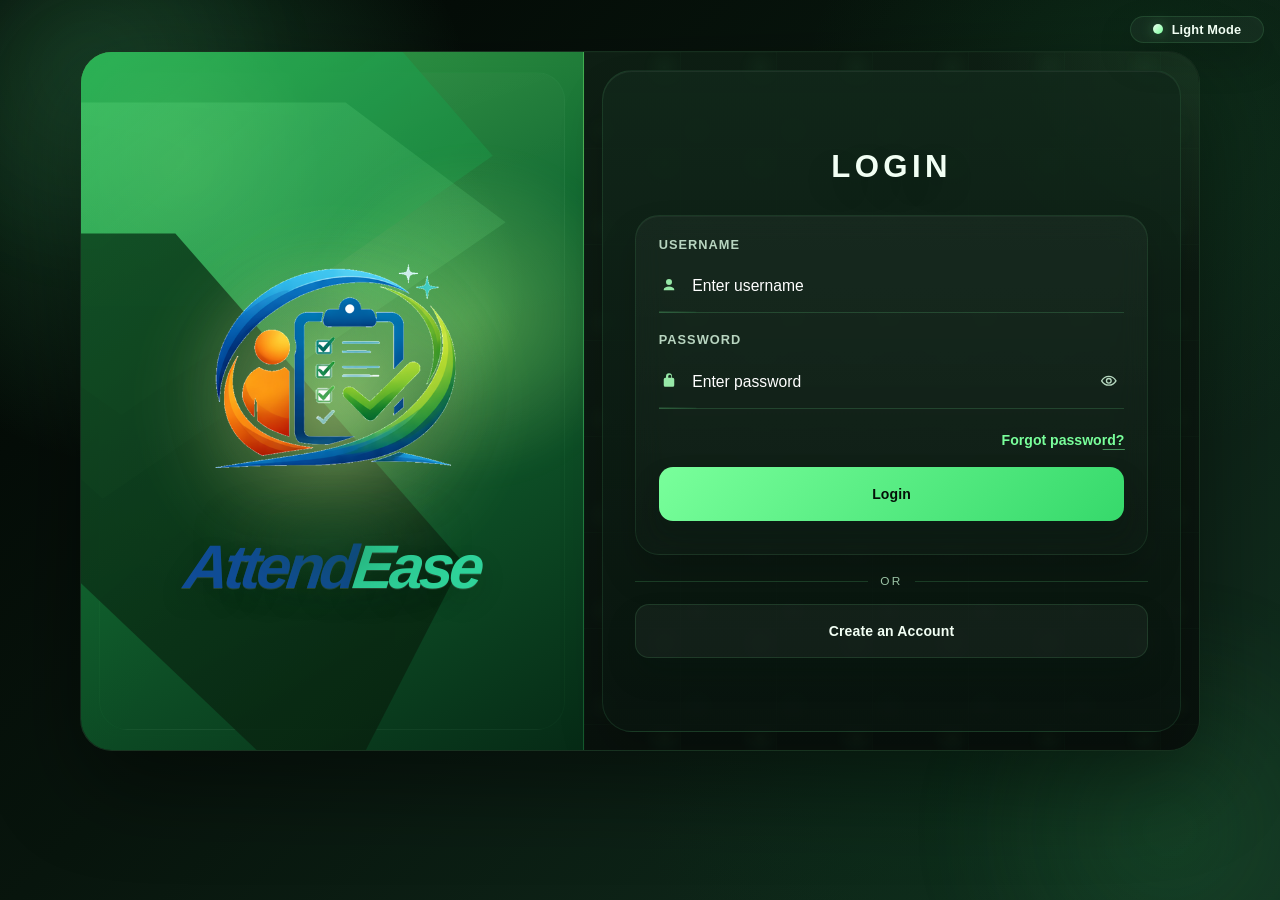
<file: AttendanceManagement/web/index.html>
<!DOCTYPE html>
<html lang="en">
<head>
<meta charset="UTF-8">
<meta name="viewport" content="width=device-width, initial-scale=1.0">
<title>Attendance Management System - Login</title>
<link rel="stylesheet" href="css/style.css">
</head>
<body class="login-page">
<div class="login-container login-shell">
  <div class="login-card login-stage-card">
    <section class="login-stage login-stage-minimal">
      <div class="login-stage-bg" aria-hidden="true">
        <span class="login-stage-shape login-stage-shape-a"></span>
        <span class="login-stage-shape login-stage-shape-b"></span>
        <span class="login-stage-shape login-stage-shape-c"></span>
        <span class="login-stage-glow"></span>
      </div>
      <div class="auth-stage-brand">
        <div class="logo-icon" data-brand-variant="full"></div>
      </div>
    </section>

    <section class="login-form-panel">
      <div class="login-logo">
        <div class="logo-icon">🎓</div>
        <h1>AttendEase</h1>
        <p>Attendance Management System</p>
      </div>
      <h2 class="auth-form-heading">Login</h2>
      <form id="loginForm">
        <div class="auth-line-group">
          <label for="username">Username</label>
          <div class="auth-line-field">
            <span class="auth-line-icon" aria-hidden="true">
              <svg viewBox="0 0 24 24" class="auth-line-icon-svg">
                <path d="M12 12a4 4 0 1 0-4-4 4 4 0 0 0 4 4Zm0 2c-3.87 0-7 1.79-7 4v1h14v-1c0-2.21-3.13-4-7-4Z"/>
              </svg>
            </span>
            <input type="text" id="username" placeholder="Enter username" required autocomplete="username">
          </div>
        </div>
        <div class="auth-line-group">
          <label for="password">Password</label>
          <div class="auth-line-field">
            <span class="auth-line-icon" aria-hidden="true">
              <svg viewBox="0 0 24 24" class="auth-line-icon-svg">
                <path d="M17 9h-1V7a4 4 0 1 0-8 0v2H7a2 2 0 0 0-2 2v8a2 2 0 0 0 2 2h10a2 2 0 0 0 2-2v-8a2 2 0 0 0-2-2Zm-6 0V7a2 2 0 1 1 4 0v2Z"/>
              </svg>
            </span>
            <input type="password" id="password" placeholder="Enter password" required autocomplete="current-password">
            <button
              type="button"
              class="auth-line-toggle"
              id="passwordToggle"
              aria-label="Show password"
              aria-pressed="false"
              onclick="toggleLoginPassword()">
              <svg viewBox="0 0 24 24" class="auth-line-toggle-svg auth-line-toggle-eye" aria-hidden="true">
                <path d="M2.2 12s3.5-6 9.8-6 9.8 6 9.8 6-3.5 6-9.8 6-9.8-6-9.8-6Z"></path>
                <circle cx="12" cy="12" r="3.2"></circle>
              </svg>
              <svg viewBox="0 0 24 24" class="auth-line-toggle-svg auth-line-toggle-eye-off hidden" aria-hidden="true">
                <path d="M3 3l18 18"></path>
                <path d="M10.7 6.2A10.9 10.9 0 0 1 12 6c6.3 0 9.8 6 9.8 6a17.6 17.6 0 0 1-3.2 3.9"></path>
                <path d="M6.6 6.7C4.2 8.3 2.2 12 2.2 12s3.5 6 9.8 6c1.9 0 3.5-.5 4.9-1.2"></path>
                <path d="M9.9 9.9A3.2 3.2 0 0 0 12 15.2c.8 0 1.6-.3 2.1-.9"></path>
              </svg>
            </button>
          </div>
        </div>
        <div id="loginError" class="error-msg hidden"></div>
        <div class="login-actions-row">
          <a href="forgot-password.html" class="login-link">Forgot password?</a>
          <button type="submit" class="btn btn-primary login-submit-btn" id="loginBtn">
            <span>Login</span>
          </button>
        </div>
      </form>
      <div class="login-divider"><span>or</span></div>
      <a href="register.html" class="btn btn-secondary btn-full login-register-btn" style="text-align:center;">Create an Account</a>
    </section>
  </div>
</div>
  <script src="js/app.js"></script>
  <script>
    const loginPageParams = new URLSearchParams(window.location.search);
    if (loginPageParams.get('session') === 'expired') {
      const err = document.getElementById('loginError');
      err.textContent = 'Your session expired. Please log in again.';
      err.classList.remove('hidden');
      window.history.replaceState({}, document.title, 'index.html');
    }

    function toggleLoginPassword() {
      const input = document.getElementById('password');
      const button = document.getElementById('passwordToggle');
      const showIcon = button.querySelector('.auth-line-toggle-eye');
      const hideIcon = button.querySelector('.auth-line-toggle-eye-off');
      const showPassword = input.type === 'password';

      input.type = showPassword ? 'text' : 'password';
      button.setAttribute('aria-label', showPassword ? 'Hide password' : 'Show password');
      button.setAttribute('aria-pressed', showPassword ? 'true' : 'false');
      showIcon.classList.toggle('hidden', showPassword);
      hideIcon.classList.toggle('hidden', !showPassword);
    }

    document.getElementById('loginForm').addEventListener('submit', async (e) => {
      e.preventDefault();
      const btn = document.getElementById('loginBtn');
      const err = document.getElementById('loginError');
    btn.disabled = true;
    btn.innerHTML = '<span class="spinner"></span> Logging in...';
    err.classList.add('hidden');

    const res = await API.post('/api/login', {
      username: document.getElementById('username').value,
      password: document.getElementById('password').value
    });

    if (res.token) {
      localStorage.setItem('token', res.token);
      localStorage.setItem('role', res.role);
      localStorage.setItem('name', res.name);
      localStorage.setItem('uid', res.id);
      localStorage.setItem('profile_id', res.profile_id || '');
      localStorage.setItem('student_number', res.student_number || '');
      window.location.href = 'dashboard.html';
    } else {
      err.textContent = res.error || 'Login failed';
      err.classList.remove('hidden');
      btn.disabled = false;
      btn.innerHTML = '<span>Login</span>';
    }
  });
</script>
</body>
</html>
</file>
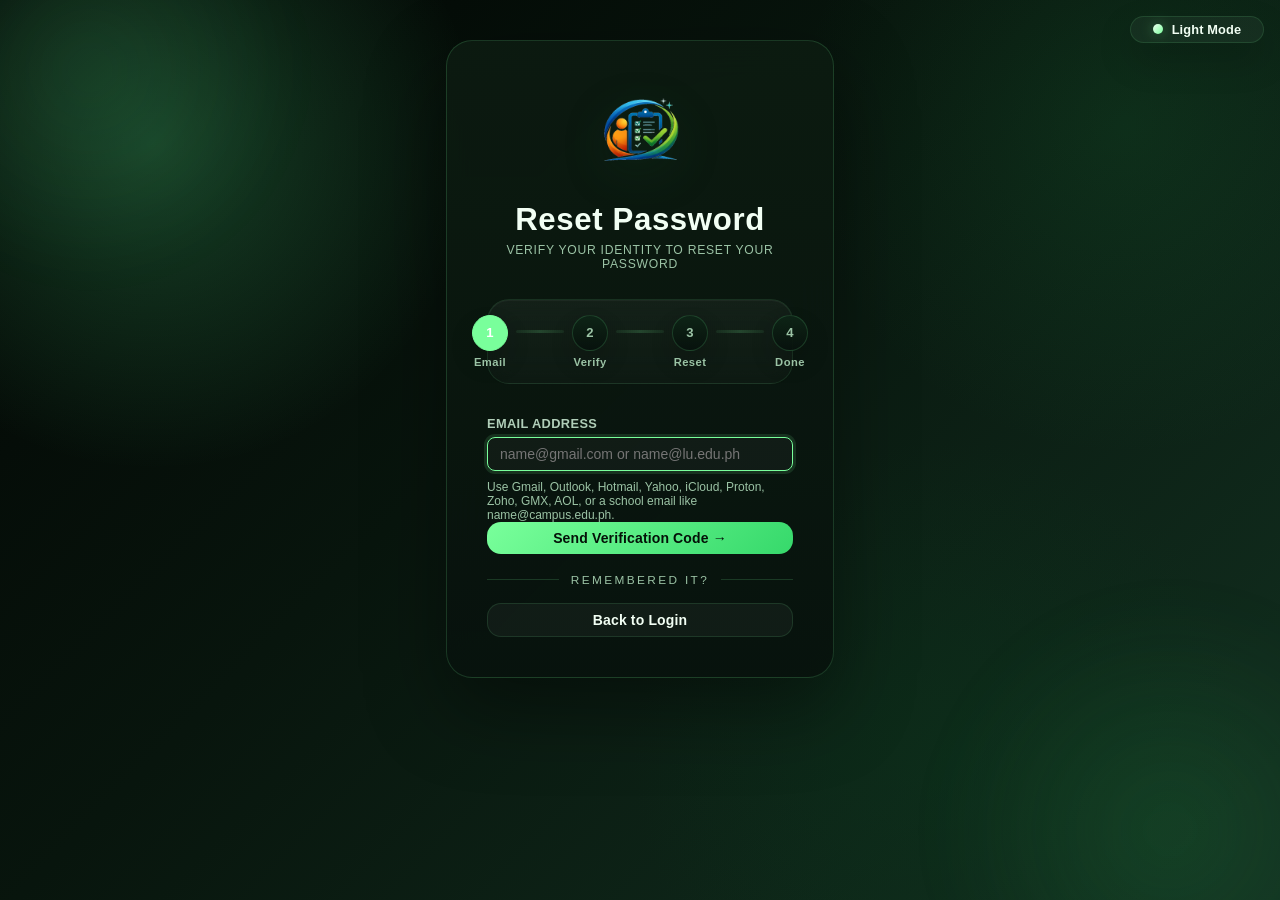
<file: AttendanceManagement/web/forgot-password.html>
<!DOCTYPE html>
<html lang="en">
<head>
<meta charset="UTF-8">
<meta name="viewport" content="width=device-width, initial-scale=1.0">
<title>Reset Password - AttendEase</title>
<link rel="stylesheet" href="css/style.css">
</head>
<body class="login-page">
<div class="login-container">
  <div class="login-card">
    <div class="login-logo">
      <div class="logo-icon">🔐</div>
      <h1>Reset Password</h1>
      <p>Verify your identity to reset your password</p>
    </div>

    <!-- Step indicator -->
    <div class="step-indicator">
      <div class="step active" id="s1dot"><span>1</span><small>Email</small></div>
      <div class="step-line"></div>
      <div class="step" id="s2dot"><span>2</span><small>Verify</small></div>
      <div class="step-line"></div>
      <div class="step" id="s3dot"><span>3</span><small>Reset</small></div>
      <div class="step-line"></div>
      <div class="step" id="s4dot"><span>4</span><small>Done</small></div>
    </div>

    <!-- Step 1: Email -->
    <div id="step1">
      <div class="form-group">
        <label for="email">Email Address</label>
        <input type="email" id="email" placeholder="name@gmail.com or name@lu.edu.ph" required autofocus>
        <small class="field-hint">Use Gmail, Outlook, Hotmail, Yahoo, iCloud, Proton, Zoho, GMX, AOL, or a school email like name@campus.edu.ph.</small>
      </div>
      <div id="err1" class="error-msg hidden"></div>
<button type="button" class="btn btn-primary btn-full" id="sendBtn" onclick="sendOtp()">Send Verification Code →</button>
    </div>

    <!-- Step 2: OTP -->
    <div id="step2" class="hidden">
      <p class="step-desc">A 6-digit code was sent to <strong id="emailDisplay"></strong>.</p>
      <div class="form-group" style="text-align:center">
        <label>Verification Code</label>
        <div class="otp-inputs" id="otpInputs">
          <input class="otp-box" maxlength="1" type="text" inputmode="numeric" pattern="[0-9]">
          <input class="otp-box" maxlength="1" type="text" inputmode="numeric" pattern="[0-9]">
          <input class="otp-box" maxlength="1" type="text" inputmode="numeric" pattern="[0-9]">
          <input class="otp-box" maxlength="1" type="text" inputmode="numeric" pattern="[0-9]">
          <input class="otp-box" maxlength="1" type="text" inputmode="numeric" pattern="[0-9]">
          <input class="otp-box" maxlength="1" type="text" inputmode="numeric" pattern="[0-9]">
        </div>
        <div class="otp-timer">Code expires in <span id="otpCountdown">03:00</span></div>
        <button type="button" class="btn btn-secondary btn-sm" id="resendBtn" onclick="resendOtp()" disabled>Resend Code</button>
      </div>
      <div id="err2" class="error-msg hidden"></div>
      <div style="display:flex;gap:.75rem;margin-top:1rem">
<button type="button" class="btn btn-secondary" onclick="goBack(1)">← Back</button>
<button type="button" class="btn btn-primary" style="flex:1" id="verifyBtn" onclick="verifyOtp()">
          <span>Verify Code →</span>
        </button>
      </div>
    </div>

    <!-- Step 3: New password -->
    <div id="step3" class="hidden">
      <div class="form-group">
        <label for="newPass">New Password</label>
        <div class="pass-wrap">
          <input type="password" id="newPass" placeholder="At least 6 characters" minlength="6">
          <button type="button" class="toggle-pass" onclick="togglePass('newPass', this)">👁</button>
        </div>
        <div class="password-strength" style="margin-top:.4rem">
          <div class="strength-fill" id="strengthFill"></div>
        </div>
        <small id="strengthLabel" class="field-hint"></small>
      </div>
      <div class="form-group">
        <label for="confirmPass">Confirm Password</label>
        <div class="pass-wrap">
          <input type="password" id="confirmPass" placeholder="Repeat new password">
          <button type="button" class="toggle-pass" onclick="togglePass('confirmPass', this)">👁</button>
        </div>
      </div>
      <div id="err3" class="error-msg hidden"></div>
      <div style="display:flex;gap:.75rem;margin-top:1rem">
<button type="button" class="btn btn-secondary" onclick="goBack(2)">← Back</button>
<button type="button" class="btn btn-primary" style="flex:1" id="resetBtn" onclick="resetPassword()">
          <span id="resetBtnText">Reset Password</span>
        </button>
      </div>
    </div>

    <!-- Step 4: Success -->
    <div id="step4" class="hidden">
      <div class="register-success">
        <div class="success-icon">✅</div>
        <h3>Password Reset!</h3>
        <p>Your password has been updated. You can now log in.</p>
        <a href="index.html" class="btn btn-primary btn-full" style="margin-top:1.5rem">Go to Login →</a>
      </div>
    </div>

    <div class="login-divider"><span>remembered it?</span></div>
    <a href="index.html" class="btn btn-secondary btn-full" style="text-align:center">Back to Login</a>
  </div>
</div>

<script src="js/app.js"></script>
<script>
  if (localStorage.getItem('token')) window.location.href = 'dashboard.html';

  let otpTimer = null;
  let currentEmail = '';

  function setStep(n) {
    [1,2,3,4].forEach(i => {
      const dot = document.getElementById('s' + i + 'dot');
      if (!dot) return;
      dot.classList.toggle('active', i === n);
      dot.classList.toggle('done',   i < n);
    });
  }

  function showErr(id, msg) {
    const el = document.getElementById(id);
    el.textContent = msg;
    el.classList.remove('hidden');
  }

  function goBack(toStep) {
    clearInterval(otpTimer);
    [1,2,3,4].forEach(i => document.getElementById('step' + i).classList.add('hidden'));
    document.getElementById('step' + toStep).classList.remove('hidden');
    setStep(toStep);
  }

  // ── OTP box auto-advance ──────────────────────────────────
  document.querySelectorAll('#otpInputs .otp-box').forEach((box, i, boxes) => {
    box.addEventListener('input', () => {
      box.value = box.value.replace(/\D/,'');
      if (box.value && i < boxes.length - 1) boxes[i + 1].focus();
    });
    box.addEventListener('keydown', e => {
      if (e.key === 'Backspace' && !box.value && i > 0) boxes[i - 1].focus();
    });
  });

  function getOtpValue() {
    return [...document.querySelectorAll('#otpInputs .otp-box')].map(b => b.value).join('');
  }

  function startOtpTimer() {
    clearInterval(otpTimer);
    let secs = 180;
    const el = document.getElementById('otpCountdown');
    const resend = document.getElementById('resendBtn');
    resend.disabled = true;
    otpTimer = setInterval(() => {
      secs--;
      el.textContent = String(Math.floor(secs / 60)).padStart(2,'0') + ':' + String(secs % 60).padStart(2,'0');
      if (secs <= 0) { clearInterval(otpTimer); el.textContent = 'Expired'; resend.disabled = false; }
      if (secs === 120) resend.disabled = false;
    }, 1000);
  }

  // ── Step 1: Send OTP ──────────────────────────────────────
  async function sendOtp() {
    document.getElementById('err1').classList.add('hidden');
    const email = normalizeEmailValue(document.getElementById('email').value);
    if (!email) { showErr('err1', 'Please enter your email'); return; }
    const emailError = getEmailError(email);
    if (emailError) { showErr('err1', emailError); return; }

    const btn = document.getElementById('sendBtn');
    btn.disabled = true;
    btn.innerHTML = '<span class="spinner"></span> Sending...';

    const res = await API.post('/api/send-otp', { email, purpose: 'reset_password' });
    btn.disabled = false;
    btn.innerHTML = 'Send Verification Code →';

    if (res.message) {
      currentEmail = email;
      document.getElementById('emailDisplay').textContent = email;
      document.getElementById('step1').classList.add('hidden');
      document.getElementById('step2').classList.remove('hidden');
      setStep(2);
      startOtpTimer();
      document.querySelectorAll('#otpInputs .otp-box')[0].focus();
    } else {
      showErr('err1', res.error || 'Failed to send code. Check your email.');
    }
  }

  async function resendOtp() {
    document.getElementById('resendBtn').disabled = true;
    const res = await API.post('/api/send-otp', { email: currentEmail, purpose: 'reset_password' });
    if (res.message) { showToast('Code resent!', 'success'); startOtpTimer(); }
    else showErr('err2', res.error || 'Failed to resend');
  }

  // ── Step 2: Verify OTP ────────────────────────────────────
  async function verifyOtp() {
    document.getElementById('err2').classList.add('hidden');
    const otp = getOtpValue();
    if (otp.length < 6) { showErr('err2', 'Enter the 6-digit code'); return; }

    const btn = document.getElementById('verifyBtn');
    btn.disabled = true;
    btn.innerHTML = '<span class="spinner"></span> Verifying...';

    const res = await API.post('/api/verify-otp', { email: currentEmail, otp, purpose: 'reset_password' });
    btn.disabled = false;
    btn.innerHTML = '<span>Verify Code →</span>';

    if (res.verified) {
      clearInterval(otpTimer);
      document.getElementById('step2').classList.add('hidden');
      document.getElementById('step3').classList.remove('hidden');
      setStep(3);
      document.getElementById('newPass').focus();
    } else {
      document.querySelectorAll('#otpInputs .otp-box').forEach(b => b.classList.add('otp-error'));
      setTimeout(() => document.querySelectorAll('#otpInputs .otp-box').forEach(b => b.classList.remove('otp-error')), 500);
      showErr('err2', res.error || 'Invalid or expired code');
    }
  }

  // ── Step 3: Reset password ────────────────────────────────
  async function resetPassword() {
    document.getElementById('err3').classList.add('hidden');
    const newPass = document.getElementById('newPass').value;
    const confirm = document.getElementById('confirmPass').value;
    if (newPass.length < 6) { showErr('err3', 'Password must be at least 6 characters'); return; }
    if (newPass !== confirm) { showErr('err3', 'Passwords do not match'); return; }
    const confirmed = await showConfirmModal({
      title: 'Reset Password',
      message: 'Do you want to reset your password now?',
      confirmText: 'Yes',
      cancelText: 'No'
    });
    if (!confirmed) return;

    const btn = document.getElementById('resetBtn');
    btn.disabled = true;
    document.getElementById('resetBtnText').innerHTML = '<span class="spinner"></span> Resetting...';

    const res = await API.post('/api/reset-password', { email: currentEmail, new_password: newPass });
    btn.disabled = false;
    document.getElementById('resetBtnText').textContent = 'Reset Password';

    if (res.message) {
      document.getElementById('step3').classList.add('hidden');
      document.getElementById('step4').classList.remove('hidden');
      setStep(4);
    } else {
      showErr('err3', res.error || 'Reset failed.');
    }
  }

  function togglePass(id, btn) {
    const inp = document.getElementById(id);
    const showPassword = inp.type === 'password';
    inp.type = showPassword ? 'text' : 'password';
    btn.setAttribute('aria-label', showPassword ? 'Hide password' : 'Show password');
    btn.setAttribute('aria-pressed', showPassword ? 'true' : 'false');
    btn.querySelector('.toggle-pass-eye')?.classList.toggle('hidden', showPassword);
    btn.querySelector('.toggle-pass-eye-off')?.classList.toggle('hidden', !showPassword);
  }

  document.getElementById('newPass').addEventListener('input', function () {
    const v = this.value;
    let score = 0;
    if (v.length >= 6)           score++;
    if (v.length >= 10)          score++;
    if (/[A-Z]/.test(v))         score++;
    if (/[0-9]/.test(v))         score++;
    if (/[^A-Za-z0-9]/.test(v))  score++;
    const colors = ['#ef4444','#f59e0b','#f59e0b','#22c55e','#16a34a'];
    const labels = ['Too short','Weak','Fair','Strong','Very strong'];
    document.getElementById('strengthFill').style.width      = (score * 20) + '%';
    document.getElementById('strengthFill').style.background = v.length ? colors[Math.max(0, score - 1)] : '';
    document.getElementById('strengthLabel').textContent     = v.length ? labels[Math.max(0, score - 1)] : '';
  });

  document.getElementById('email').addEventListener('keydown', e => {
    if (e.key === 'Enter') sendOtp();
  });
</script>
</body>
</html>
</file>
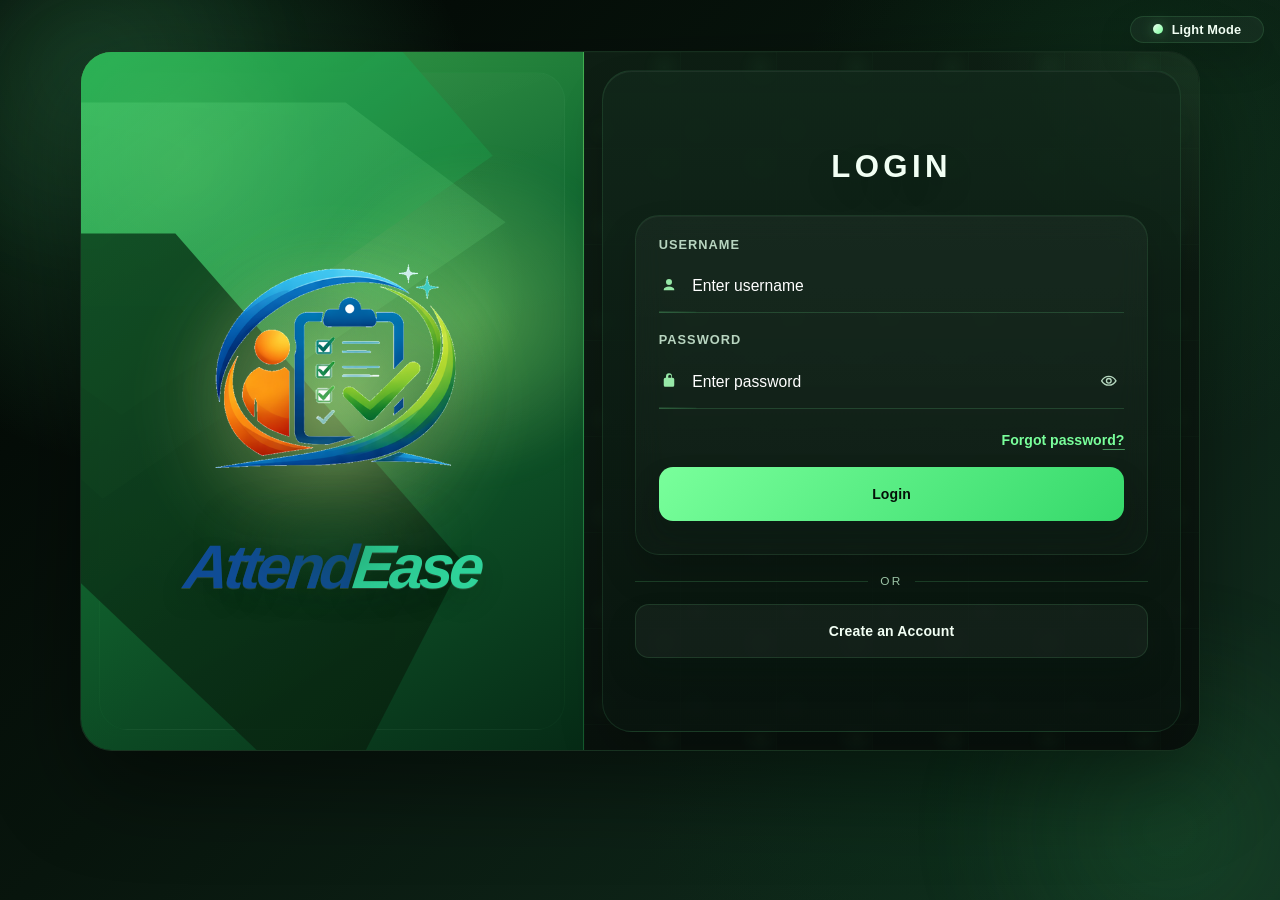
<file: AttendanceManagement/web/marks.html>
<!DOCTYPE html>
<html lang="en">
<head>
<meta charset="UTF-8">
<meta name="viewport" content="width=device-width, initial-scale=1.0">
<title>Marks - AttendEase</title>
<link rel="stylesheet" href="css/style.css">
</head>
<body>
<div class="app-layout">
  <aside class="sidebar" id="sidebar">
    <div class="sidebar-header"><div class="logo-icon">🎓</div><span class="logo-text">AttendEase</span></div>
    <nav class="sidebar-nav" id="sidebarNav"></nav>
    <div class="sidebar-footer">
      <div class="user-info">
        <div class="user-avatar" id="userAvatar">A</div>
        <div><div class="user-name" id="userName">Loading...</div><div class="user-role" id="userRole">-</div></div>
      </div>
      
    </div>
  </aside>
  <main class="main-content">
    <header class="top-bar">
      <button type="button" class="btn-icon" onclick="toggleSidebar()">☰</button>
      <h2 class="page-title" id="marksPageTitle">Manage Marks</h2>
      <div class="top-bar-right" id="marksAddBtn">
        <button type="button" class="btn btn-primary" onclick="openModal()">+ Add Mark</button>
      </div>
    </header>
    <div class="content-area">
      <div class="filter-bar" id="marksFilterBar">
        <div class="form-group inline">
          <label>Filter by Student</label>
          <select id="filterStudent" onchange="loadMarks()">
            <option value="">All Students</option>
          </select>
        </div>
      </div>
      <div class="table-card">
        <table class="data-table">
          <thead><tr><th>Student</th><th>Subject</th><th>Type</th><th>Score</th><th>Max</th><th>%</th><th>Date</th><th>Actions</th></tr></thead>
          <tbody id="marksBody"><tr><td colspan="8" class="loading-row">Loading...</td></tr></tbody>
        </table>
      </div>
    </div>
  </main>
</div>

<div class="modal-overlay hidden" id="modalOverlay">
  <div class="modal">
    <div class="modal-header">
      <h3 id="modalTitle">Add Mark</h3>
      <button type="button" class="btn-icon" onclick="closeModal()">✕</button>
    </div>
    <form id="markForm">
      <input type="hidden" id="markId">
      <div class="form-row">
        <div class="form-group">
          <label>Student *</label>
          <select id="fStudent" required><option value="">Select student</option></select>
        </div>
        <div class="form-group">
          <label>Subject *</label>
          <select id="fSubject" required><option value="">Select subject</option></select>
        </div>
      </div>
      <div class="form-row">
        <div class="form-group">
          <label>Exam Type *</label>
          <select id="fType" required>
            <option value="quiz">Quiz</option>
            <option value="midterm">Midterm</option>
            <option value="finals">Finals</option>
            <option value="activity">Activity</option>
            <option value="project">Project</option>
          </select>
        </div>
        <div class="form-group"><label>Score *</label><input type="number" id="fScore" step="0.01" required></div>
        <div class="form-group"><label>Max Score *</label><input type="number" id="fMax" step="0.01" required></div>
      </div>
      <div class="form-row">
        <div class="form-group"><label>Date *</label><input type="date" id="fDate" required></div>
        <div class="form-group"><label>Remarks</label><input type="text" id="fRemarks"></div>
      </div>
      <div class="modal-footer">
        <button type="button" class="btn btn-secondary" onclick="closeModal()">Cancel</button>
        <button type="submit" class="btn btn-primary">Save</button>
      </div>
    </form>
  </div>
</div>

<script src="js/app.js"></script>
<script>
  requireAuth();
  renderNav();

  const ROLE = localStorage.getItem('role');
  const PROFILE_ID = currentProfileId();

  if (ROLE === 'student') {
    document.getElementById('marksPageTitle').textContent = 'My Marks';
    document.getElementById('marksAddBtn').classList.add('hidden');
    document.getElementById('marksFilterBar').classList.add('hidden');
  }

  document.getElementById('fDate').value = new Date().toISOString().split('T')[0];
  loadDropdowns();
  loadMarks();

  async function loadDropdowns() {
    const subjects = await API.get('/api/subjects');
    if (ROLE !== 'student') {
      const students = await API.get('/api/students');
      if (students) {
        const sel = document.getElementById('filterStudent');
        sel.innerHTML = '<option value=\"\">All Students</option>' + students.map(s =>
          `<option value="${s.id}">${s.full_name}</option>`
        ).join('');
      }
    }
    if (subjects) {
      const fSub = document.getElementById('fSubject');
      fSub.innerHTML = '<option value="">Select subject</option>';
      subjects.forEach(subject => {
        fSub.innerHTML += `<option value="${subject.id}">${subject.name} (${subject.code})</option>`;
      });
    }
    await loadStudentOptionsForSubject();
  }

  async function loadStudentOptionsForSubject(selectedStudentId = '') {
    if (ROLE === 'student') return;
    const subjectId = document.getElementById('fSubject').value;
    const students = await API.get('/api/students' + (subjectId ? ('?subject_id=' + encodeURIComponent(subjectId)) : ''));
    const fSel = document.getElementById('fStudent');
    fSel.innerHTML = '<option value="">Select student</option>';
    if (students) {
      students.forEach(s => {
        fSel.innerHTML += `<option value="${s.id}">${s.full_name}</option>`;
      });
    }
    if (selectedStudentId) fSel.value = selectedStudentId;
  }

  async function loadMarks() {
    const sid = ROLE === 'student' ? PROFILE_ID : document.getElementById('filterStudent').value;
    const data = await API.get('/api/marks' + (sid ? '?student_id=' + sid : ''));
    const tbody = document.getElementById('marksBody');
    if (!data || data.length === 0) { tbody.innerHTML = '<tr><td colspan="8" class="empty-row">No marks found</td></tr>'; return; }
    tbody.innerHTML = data.map(m => {
      const pct = ((m.score / m.max_score) * 100).toFixed(1);
      const cls = pct >= 75 ? 'success' : pct >= 50 ? 'warning' : 'danger';
      const actions = ROLE === 'student' ? '' : `
        <button type="button" class="btn btn-sm btn-secondary" onclick="editMark('${encodeURIComponent(JSON.stringify(m))}')">Edit</button>
        <button type="button" class="btn btn-sm btn-danger" onclick="deleteMark(${m.id})">Delete</button>`;
      return `<tr>
        <td>${m.full_name}</td><td>${m.subject_name}</td>
        <td><span class="badge ${m.exam_type}">${m.exam_type}</span></td>
        <td>${m.score}</td><td>${m.max_score}</td>
        <td><span class="grade-badge ${cls}">${pct}%</span></td>
        <td>${m.date}</td>
        <td class="actions">${actions}</td>
      </tr>`;
    }).join('');
  }

  function openModal(data=null) {
    document.getElementById('markForm').reset();
    document.getElementById('modalTitle').textContent = data ? 'Edit Mark' : 'Add Mark';
    document.getElementById('markId').value   = data ? data.id : '';
    document.getElementById('fSubject').value = data ? data.subject_id : '';
    document.getElementById('fType').value    = data ? data.exam_type : 'quiz';
    document.getElementById('fScore').value   = data ? data.score : '';
    document.getElementById('fMax').value     = data ? data.max_score : '';
    document.getElementById('fDate').value    = data ? data.date : new Date().toISOString().split('T')[0];
    document.getElementById('fRemarks').value = data ? data.remarks||'' : '';
    loadStudentOptionsForSubject(data ? data.student_profile_id : '');
    document.getElementById('modalOverlay').classList.remove('hidden');
  }
  function editMark(encoded) { openModal(JSON.parse(decodeURIComponent(encoded))); }
  function closeModal() { document.getElementById('modalOverlay').classList.add('hidden'); }

  document.getElementById('markForm').addEventListener('submit', async (e) => {
    e.preventDefault();
    const id = document.getElementById('markId').value;
    const confirmed = await requestSaveConfirmation({
      title: id ? 'Update Mark' : 'Save Mark',
      message: id ? 'Do you want to update this mark?' : 'Do you want to save this mark?'
    });
    if (!confirmed) return;
    const payload = { id,
      student_id: document.getElementById('fStudent').value,
      subject_id: document.getElementById('fSubject').value,
      exam_type:  document.getElementById('fType').value,
      score:      document.getElementById('fScore').value,
      max_score:  document.getElementById('fMax').value,
      date:       document.getElementById('fDate').value,
      remarks:    document.getElementById('fRemarks').value
    };
    const res = id ? await API.put('/api/marks', payload) : await API.post('/api/marks', payload);
    if (res.message) { closeModal(); loadMarks(); showToast(res.message, 'success'); }
    else showToast(res.error || 'Error', 'error');
  });

  async function deleteMark(id) {
    const confirmed = await showConfirmModal({
      title: 'Delete Mark',
      message: 'Do you want to delete this mark?',
      confirmText: 'Yes',
      cancelText: 'No'
    });
    if (!confirmed) return;
    const res = await API.delete('/api/marks?id=' + id);
    if (res.message) { loadMarks(); showToast(res.message, 'success'); }
  }

  document.getElementById('fSubject').addEventListener('change', () => loadStudentOptionsForSubject());
</script>
</body>
</html>
</file>
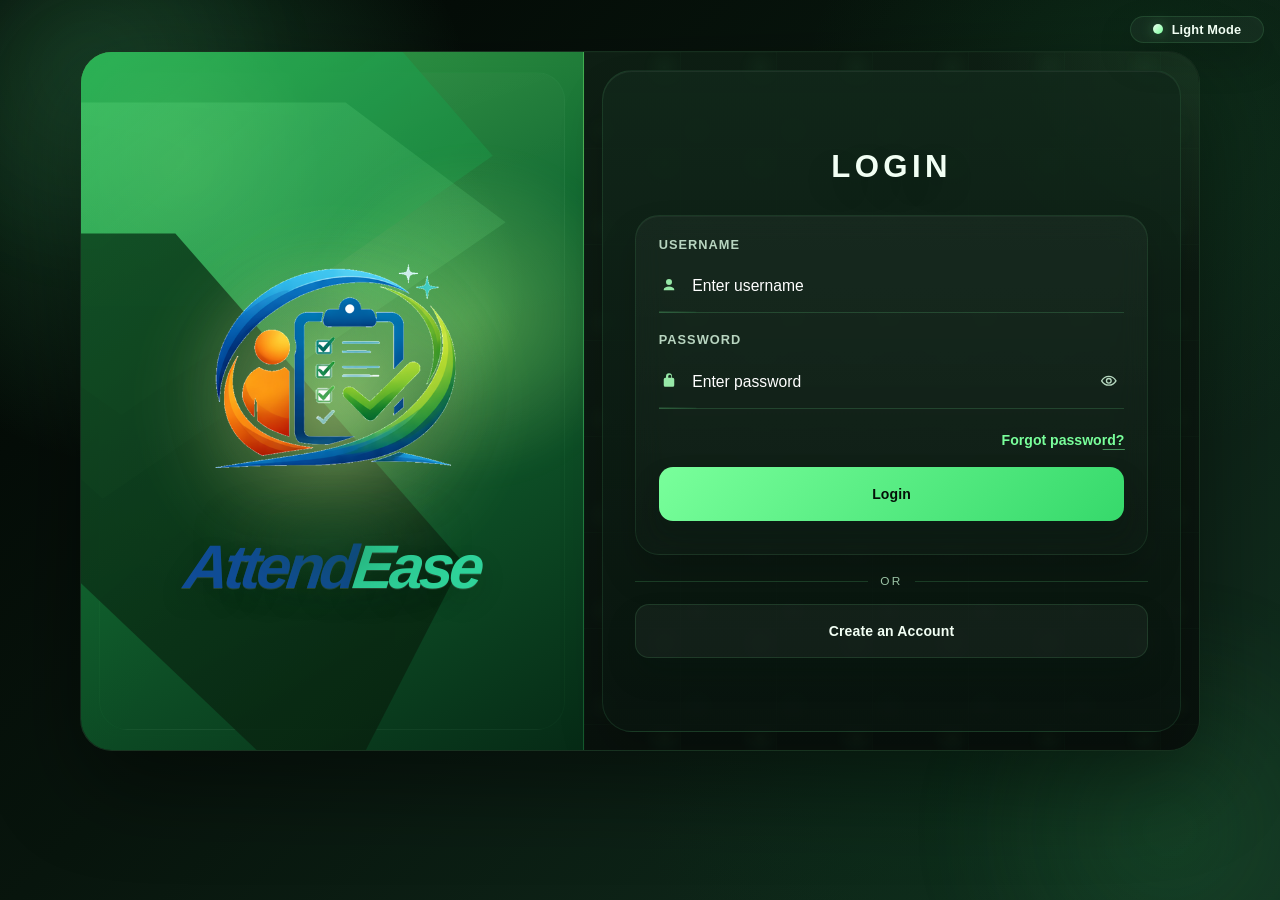
<file: AttendanceManagement/web/profile.html>
<!DOCTYPE html>
<html lang="en">
<head>
<meta charset="UTF-8">
<meta name="viewport" content="width=device-width, initial-scale=1.0">
<title>My Profile - AttendEase</title>
<link rel="stylesheet" href="css/style.css">
</head>
<body>
<div class="app-layout">
  <aside class="sidebar" id="sidebar">
    <div class="sidebar-header"><div class="logo-icon">🎓</div><span class="logo-text">AttendEase</span></div>
    <nav class="sidebar-nav" id="sidebarNav"></nav>
    <div class="sidebar-footer">
      <div class="user-info">
        <div class="user-avatar" id="userAvatar">A</div>
        <div><div class="user-name" id="userName">Loading...</div><div class="user-role" id="userRole">-</div></div>
      </div>
      
    </div>
  </aside>

  <main class="main-content">
    <header class="top-bar">
      <button type="button" class="btn-icon" onclick="toggleSidebar()">☰</button>
      <h2 class="page-title">My Profile</h2>
    </header>

    <div class="content-area">
      <div class="profile-layout">

        <!-- Left: Avatar card -->
        <div class="profile-avatar-card">
          <div class="profile-pic-wrap">
            <img id="profileImg" src="" alt="Profile" class="profile-pic hidden">
            <div id="profileInitial" class="profile-initial">?</div>
            <label class="profile-pic-overlay" for="picInput" title="Change photo">
              📷
            </label>
            <input type="file" id="picInput" accept="image/*" class="hidden" onchange="handlePicture(this)">
          </div>
          <div class="profile-name" id="profileName">Loading...</div>
          <div class="profile-role-badge" id="profileRoleBadge">-</div>
          <div class="profile-meta" id="profileMeta"></div>
        <button type="button" class="btn btn-danger btn-sm" style="margin-top:1rem" onclick="removePicture()" id="removePicBtn" style="display:none">
            Remove Photo
          </button>
        </div>

        <!-- Right: Edit form -->
        <div class="profile-form-card">
          <div class="profile-tabs">
        <button type="button" class="profile-tab active" onclick="switchProfileTab('info', this)">Personal Info</button>
        <button type="button" class="profile-tab" onclick="switchProfileTab('security', this)">Change Password</button>
          </div>

          <!-- Info tab -->
          <div id="tab-info">
            <form id="profileForm">
              <div class="form-row">
                <div class="form-group">
                  <label>Full Name *</label>
                  <input type="text" id="pFullName" required>
                </div>
                <div class="form-group">
                  <label>Email</label>
                  <input type="email" id="pEmail">
                </div>
              </div>
              <div class="form-group">
                <label>Phone</label>
                <input type="text" id="pPhone" placeholder="e.g. 09171234567">
              </div>
              <div class="form-row">
                <div class="form-group">
                  <label>Date of Birth</label>
                  <input type="date" id="pBirthDate">
                </div>
                <div class="form-group">
                  <label>Province</label>
                  <input type="text" id="pProvince" value="LAGUNA" readonly>
                </div>
              </div>
              <div class="form-row">
                <div class="form-group">
                  <label>Municipality / City</label>
                  <select id="pMunicipality">
                    <option value="">Select municipality or city</option>
                  </select>
                </div>
                <div class="form-group">
                  <label>Barangay</label>
                  <select id="pBarangay" disabled>
                    <option value="">Select barangay</option>
                  </select>
                </div>
              </div>

              <!-- Student-only fields -->
              <div id="studentFields" class="hidden">
                <div class="form-row">
                  <div class="form-group">
                    <label>Student ID</label>
                    <input type="text" id="pStudentId" disabled>
                  </div>
                  <div class="form-group">
                    <label>Course</label>
                    <input type="text" id="pCourse">
                  </div>
                </div>
                <div class="form-row">
                  <div class="form-group">
                    <label>Year Level</label>
                    <select id="pYear">
                      <option value="1">1st Year</option>
                      <option value="2">2nd Year</option>
                      <option value="3">3rd Year</option>
                      <option value="4">4th Year</option>
                    </select>
                  </div>
                  <div class="form-group">
                    <label>Section</label>
                    <input type="text" id="pSection">
                  </div>
                </div>
              </div>

              <!-- Teacher-only fields -->
              <div id="teacherFields" class="hidden">
                <div class="form-row">
                  <div class="form-group">
                    <label>Department</label>
                    <input type="text" id="pDept">
                  </div>
                  <div class="form-group">
                    <label>Subject</label>
                    <input type="text" id="pSubject">
                  </div>
                </div>
              </div>

              <div id="profileErr" class="error-msg hidden"></div>
              <div style="display:flex;gap:.75rem;margin-top:1rem;justify-content:flex-end">
                <button type="button" class="btn btn-secondary" onclick="requestDiscardProfileChanges()">↺ Discard</button>
                <button type="submit" class="btn btn-primary" id="saveBtn">Save Changes</button>
              </div>
            </form>

            <!-- OTP confirmation panel -->
            <div id="otpPanel" class="profile-otp-panel hidden">
              <p class="profile-otp-copy">
                A verification code has been sent to your email. Enter it to confirm your changes.
              </p>
              <div class="otp-inputs" id="profileOtpInputs">
                <input class="otp-box" maxlength="1" type="text" inputmode="numeric">
                <input class="otp-box" maxlength="1" type="text" inputmode="numeric">
                <input class="otp-box" maxlength="1" type="text" inputmode="numeric">
                <input class="otp-box" maxlength="1" type="text" inputmode="numeric">
                <input class="otp-box" maxlength="1" type="text" inputmode="numeric">
                <input class="otp-box" maxlength="1" type="text" inputmode="numeric">
              </div>
              <div class="otp-timer profile-otp-timer">Expires in <span id="profileOtpCountdown">03:00</span></div>
              <div id="otpErr" class="error-msg profile-otp-error hidden"></div>
              <div class="profile-otp-actions">
                <button type="button" class="btn btn-secondary" onclick="cancelOtp()">Cancel</button>
                <button type="button" class="btn btn-primary" style="flex:1" id="confirmOtpBtn" onclick="confirmProfileOtp()">Confirm</button>
                <button type="button" class="btn btn-secondary btn-sm" id="profileResendBtn" onclick="resendProfileOtp()" disabled>Resend</button>
              </div>
            </div>


          </div>

          <!-- Security tab -->
          <div id="tab-security" class="hidden">
            <form id="passwordForm">
              <div class="form-group">
                <label>Current Password *</label>
                <div class="pass-wrap">
                  <input type="password" id="currentPass" placeholder="Enter current password">
                  <button type="button" class="toggle-pass" onclick="togglePass('currentPass',this)">👁</button>
                </div>
              </div>
              <div class="form-group">
                <label>New Password *</label>
                <div class="pass-wrap">
                  <input type="password" id="newPass" placeholder="At least 6 characters" minlength="6">
                  <button type="button" class="toggle-pass" onclick="togglePass('newPass',this)">👁</button>
                </div>
                <div class="password-strength" style="margin-top:.4rem">
                  <div class="strength-fill" id="strengthFill"></div>
                </div>
                <small id="strengthLabel" class="field-hint"></small>
              </div>
              <div class="form-group">
                <label>Confirm New Password *</label>
                <div class="pass-wrap">
                  <input type="password" id="confirmPass" placeholder="Repeat new password">
                  <button type="button" class="toggle-pass" onclick="togglePass('confirmPass',this)">👁</button>
                </div>
              </div>
              <div id="passErr" class="error-msg hidden"></div>
              <div style="display:flex;justify-content:flex-end;margin-top:1rem">
                <button type="submit" class="btn btn-primary">Update Password</button>
              </div>
            </form>
          </div>
        </div>

      </div>
    </div>
  </main>
</div>

<script src="js/laguna-addresses.js"></script>
<script src="js/app.js"></script>
<script>
  requireAuth();
  renderNav();

  const role = localStorage.getItem('role');
  let currentPicture = null;
  let profileData    = null;
  const lagunaLocationData = window.LAGUNA_LOCATION_DATA || { province: 'LAGUNA', municipalities: [] };

  function getLagunaMunicipalities() {
    return Array.isArray(lagunaLocationData.municipalities) ? lagunaLocationData.municipalities : [];
  }

  function repairLocationEncoding(value) {
    const text = String(value || '').trim();
    if (!text || !/[ÃÂâ]/.test(text)) return text;
    try {
      const percentEncoded = Array.from(text)
        .map(ch => '%' + ch.charCodeAt(0).toString(16).padStart(2, '0'))
        .join('');
      return decodeURIComponent(percentEncoded);
    } catch (error) {
      return text
        .replace(/Ã±/g, 'ñ')
        .replace(/Ã‘|Ã/g, 'Ñ')
        .replace(/Ã¡/g, 'á')
        .replace(/Ã©/g, 'é')
        .replace(/Ã­/g, 'í')
        .replace(/Ã³/g, 'ó')
        .replace(/Ãº/g, 'ú');
    }
  }

  function formatLocationLabel(value) {
    let label = repairLocationEncoding(value);
    if (!label) return '';
    label = label.replace(/\s+\(Capital\)$/i, '');
    if (/^CITY OF /i.test(label)) label = label.replace(/^CITY OF /i, '') + ' CITY';
    return label
      .toLowerCase()
      .replace(/\b([a-z\u00c0-\u00ff])/g, match => match.toUpperCase())
      .replace(/\bOf\b/g, 'of')
      .replace(/\bAnd\b/g, 'and');
  }

  function formatBarangayLabel(value) {
    return repairLocationEncoding(value).replace(/\s+/g, ' ').trim();
  }

  function populateProfileProvince() {
    const province = document.getElementById('pProvince');
    if (province) province.value = lagunaLocationData.province || 'LAGUNA';
  }

  function populateProfileMunicipalities(selectedCode = '', selectedName = '') {
    const municipality = document.getElementById('pMunicipality');
    if (!municipality) return;
    municipality.innerHTML = '';

    const placeholder = document.createElement('option');
    placeholder.value = '';
    placeholder.textContent = 'Select municipality or city';
    municipality.appendChild(placeholder);

    const normalizedSelectedName = formatLocationLabel(selectedName);
    let matchedCode = '';

    getLagunaMunicipalities().forEach(item => {
      const label = formatLocationLabel(item.name);
      const option = document.createElement('option');
      option.value = item.code;
      option.textContent = label;
      municipality.appendChild(option);
      if (!matchedCode && normalizedSelectedName && label === normalizedSelectedName) {
        matchedCode = item.code;
      }
    });

    municipality.value = selectedCode || matchedCode || '';
  }

  function getSelectedProfileMunicipalityData() {
    const code = document.getElementById('pMunicipality')?.value || '';
    return getLagunaMunicipalities().find(item => item.code === code) || null;
  }

  function getSelectedProfileMunicipalityLabel() {
    const item = getSelectedProfileMunicipalityData();
    return item ? formatLocationLabel(item.name) : '';
  }

  function parseProfileBirthDateValue(value) {
    const match = /^(\d{4})-(\d{2})-(\d{2})$/.exec((value || '').trim());
    if (!match) return null;
    const year = Number(match[1]);
    const month = Number(match[2]);
    const day = Number(match[3]);
    const date = new Date(year, month - 1, day);
    if (
      date.getFullYear() !== year ||
      date.getMonth() !== month - 1 ||
      date.getDate() !== day
    ) {
      return null;
    }
    return { year, month, day };
  }

  function getProfileAgeFromBirthDate(value) {
    const parsed = parseProfileBirthDateValue(value);
    if (!parsed) return null;

    const today = new Date();
    let age = today.getFullYear() - parsed.year;
    const monthDiff = today.getMonth() - (parsed.month - 1);
    const dayDiff = today.getDate() - parsed.day;
    if (monthDiff < 0 || (monthDiff === 0 && dayDiff < 0)) age--;
    return age;
  }

  function getProfileBirthDateError(value) {
    if (!value) return 'Date of birth is required';
    const age = getProfileAgeFromBirthDate(value);
    if (age === null) return 'Enter a valid date of birth';
    if (age < 15 || age > 80) return 'Age must be between 15 and 80 years old';
    return null;
  }

  function populateProfileBarangays(municipalityCode = '', selectedBarangay = '') {
    const barangay = document.getElementById('pBarangay');
    if (!barangay) return;

    const municipality = getLagunaMunicipalities().find(item => item.code === municipalityCode);
    barangay.innerHTML = '';

    const placeholder = document.createElement('option');
    placeholder.value = '';
    placeholder.textContent = municipality ? 'Select barangay' : 'Select municipality or city first';
    barangay.appendChild(placeholder);

    if (!municipality) {
      barangay.disabled = true;
      barangay.value = '';
      return;
    }

    municipality.barangays.forEach(name => {
      const label = formatBarangayLabel(name);
      const option = document.createElement('option');
      option.value = label;
      option.textContent = label;
      barangay.appendChild(option);
    });

    barangay.disabled = false;
    barangay.value = formatBarangayLabel(selectedBarangay || '');
  }

  function initializeProfileLocationFields() {
    populateProfileProvince();
    populateProfileMunicipalities();
    populateProfileBarangays('');

    const municipality = document.getElementById('pMunicipality');
    municipality?.addEventListener('change', () => {
      populateProfileBarangays(municipality.value);
    });
  }

  // Show role-specific fields
  if (role === 'student') document.getElementById('studentFields').classList.remove('hidden');
  if (role === 'teacher') document.getElementById('teacherFields').classList.remove('hidden');
  bindAutoNameCase(['pFullName']);
  initializeProfileLocationFields();

  loadProfile();

  async function loadProfile() {
    const data = await API.get('/api/profile');
    if (!data || data.error) { showToast('Failed to load profile', 'error'); return; }
    profileData = data;
    applyProfileData(data);
    return;

    // Avatar
    currentPicture = data.profile_picture || null;
    renderAvatar(data.full_name, currentPicture);

    // Name + badge
    document.getElementById('profileName').textContent = data.full_name || '-';
    document.getElementById('profileRoleBadge').textContent = role.charAt(0).toUpperCase() + role.slice(1);

    // Meta info under avatar
    let meta = '';
    if (role === 'student') meta = `${data.course || ''} · Year ${data.year_level || ''} · Sec ${data.section || ''}`;
    if (role === 'teacher') meta = `${data.department || ''} · ${data.subject || ''}`;
    document.getElementById('profileMeta').textContent = meta;

    // Fill form
    document.getElementById('pFullName').value = data.full_name || '';
    document.getElementById('pEmail').value    = data.email || data.account_email || '';
    document.getElementById('pPhone').value    = data.phone || '';
    document.getElementById('pBirthDate').value = data.date_of_birth || '';
    document.getElementById('pProvince').value = (data.province || lagunaLocationData.province || 'LAGUNA').toUpperCase();
    populateProfileMunicipalities('', data.municipality || '');
    populateProfileBarangays(document.getElementById('pMunicipality').value, data.barangay || '');

    if (role === 'student') {
      document.getElementById('pStudentId').value = data.student_id || '';
      document.getElementById('pCourse').value    = data.course || '';
      document.getElementById('pYear').value      = data.year_level || '1';
      document.getElementById('pSection').value   = data.section || '';
    }
    if (role === 'teacher') {
      document.getElementById('pDept').value    = data.department || '';
      document.getElementById('pSubject').value = data.subject || '';
    }

    // Show/hide remove button
    document.getElementById('removePicBtn').style.display = currentPicture ? 'inline-flex' : 'none';

    // Sync sidebar avatar with saved picture
    localStorage.setItem('profile_picture', currentPicture || '');
    const av = document.getElementById('userAvatar');
    if (av && currentPicture) {
      av.style.backgroundImage = `url(${currentPicture})`;
      av.style.backgroundSize  = 'cover';
      av.style.backgroundPosition = 'center';
      av.textContent = '';
    }
  }

  function buildProfileMeta(data) {
    if (role === 'student') {
      return [
        data.course || '',
        formatYearLevelLabel(data.year_level),
        data.section ? `Section ${data.section}` : ''
      ].filter(Boolean).join(' • ');
    }
    if (role === 'teacher') {
      return [data.department || '', data.subject || ''].filter(Boolean).join(' • ');
    }
    return '';
  }

  function buildCleanProfileMeta(data) {
    if (role === 'student') {
      return [
        data.course || '',
        formatYearLevelLabel(data.year_level),
        data.section ? `Section ${data.section}` : ''
      ].filter(Boolean).join(' | ');
    }
    if (role === 'teacher') {
      return [data.department || '', data.subject || ''].filter(Boolean).join(' | ');
    }
    return '';
  }

  function formatYearLevelLabel(value) {
    switch (String(value || '').trim()) {
      case '1': return '1st Year';
      case '2': return '2nd Year';
      case '3': return '3rd Year';
      case '4': return '4th Year';
      default: return value ? `${value} Year` : '';
    }
  }

  function applyProfileData(data) {
    if (!data) return;

    currentPicture = data.profile_picture || null;
    renderAvatar(data.full_name, currentPicture);

    document.getElementById('profileName').textContent = data.full_name || '-';
    document.getElementById('profileRoleBadge').textContent = role.charAt(0).toUpperCase() + role.slice(1);

    let meta = '';
    if (role === 'student') meta = `${data.course || ''} Â· Year ${data.year_level || ''} Â· Sec ${data.section || ''}`;
    if (role === 'teacher') meta = `${data.department || ''} Â· ${data.subject || ''}`;
    document.getElementById('profileMeta').textContent = buildCleanProfileMeta(data) || meta;

    document.getElementById('pFullName').value = data.full_name || '';
    document.getElementById('pEmail').value    = data.email || data.account_email || '';
    document.getElementById('pPhone').value    = data.phone || '';
    document.getElementById('pBirthDate').value = data.date_of_birth || '';
    document.getElementById('pProvince').value = (data.province || lagunaLocationData.province || 'LAGUNA').toUpperCase();
    populateProfileMunicipalities('', data.municipality || '');
    populateProfileBarangays(document.getElementById('pMunicipality').value, data.barangay || '');

    if (role === 'student') {
      document.getElementById('pStudentId').value = data.student_id || '';
      document.getElementById('pCourse').value    = data.course || '';
      document.getElementById('pYear').value      = data.year_level || '1';
      document.getElementById('pSection').value   = data.section || '';
    }
    if (role === 'teacher') {
      document.getElementById('pDept').value    = data.department || '';
      document.getElementById('pSubject').value = data.subject || '';
    }

    document.getElementById('removePicBtn').style.display = currentPicture ? 'inline-flex' : 'none';
    document.getElementById('picInput').value = '';
    document.getElementById('profileErr').classList.add('hidden');
    document.getElementById('otpErr').classList.add('hidden');

    localStorage.setItem('profile_picture', currentPicture || '');
    const av = document.getElementById('userAvatar');
    if (av) {
      if (currentPicture) {
        av.style.backgroundImage = `url(${currentPicture})`;
        av.style.backgroundSize  = 'cover';
        av.style.backgroundPosition = 'center';
        av.textContent = '';
      } else {
        av.style.backgroundImage = '';
        av.textContent = (data.full_name || '?').charAt(0).toUpperCase();
      }
    }
  }

  function resetProfileDraft(showToastMessage = false) {
    clearInterval(profileOtpTimer);
    document.getElementById('otpPanel').classList.add('hidden');
    document.getElementById('profileForm').classList.remove('hidden');
    document.querySelectorAll('#profileOtpInputs .otp-box').forEach(b => {
      b.value = '';
      b.classList.remove('otp-error');
    });
    document.getElementById('profileOtpCountdown').textContent = '03:00';
    document.getElementById('profileResendBtn').disabled = true;
    document.getElementById('confirmOtpBtn').disabled = false;
    document.getElementById('confirmOtpBtn').innerHTML = 'Confirm';
    document.getElementById('saveBtn').disabled = false;
    document.getElementById('saveBtn').textContent = 'Save Changes';
    pendingProfilePayload = null;

    if (profileData) applyProfileData(profileData);
    if (showToastMessage) showToast('Changes discarded', 'info');
  }

  function renderAvatar(name, pic) {
    const img  = document.getElementById('profileImg');
    const init = document.getElementById('profileInitial');
    if (pic) {
      img.src = pic;
      img.classList.remove('hidden');
      init.classList.add('hidden');
    } else {
      img.classList.add('hidden');
      init.classList.remove('hidden');
      init.textContent = (name || '?').charAt(0).toUpperCase();
    }
  }

  function handlePicture(input) {
    const file = input.files[0];
    if (!file) return;
    if (file.size > 2 * 1024 * 1024) { showToast('Image must be under 2MB', 'error'); return; }
    const reader = new FileReader();
    reader.onload = e => {
      currentPicture = e.target.result; // base64 data URL
      renderAvatar(document.getElementById('pFullName').value, currentPicture);
      document.getElementById('removePicBtn').style.display = 'inline-flex';
      showToast('Photo selected — click Save to apply', 'info');
    };
    reader.readAsDataURL(file);
  }

  async function removePicture() {
    const confirmed = await showConfirmModal({
      title: 'Remove Photo',
      message: 'Do you want to remove your profile photo?',
      confirmText: 'Yes',
      cancelText: 'No'
    });
    if (!confirmed) return;
    currentPicture = null;
    document.getElementById('picInput').value = '';
    renderAvatar(document.getElementById('pFullName').value, null);
    document.getElementById('removePicBtn').style.display = 'none';
    showToast('Photo removed — click Save to apply', 'info');
  }

  async function requestDiscardProfileChanges() {
    const confirmed = await showConfirmModal({
      title: 'Discard Changes',
      message: 'Do you want to discard your unsaved profile changes?',
      confirmText: 'Yes',
      cancelText: 'No'
    });
    if (!confirmed) return;
    if (profileData) {
      resetProfileDraft(true);
    } else {
      await loadProfile();
    }
  }

  document.getElementById('profileForm').addEventListener('submit', async e => {
    e.preventDefault();
    document.getElementById('profileErr').classList.add('hidden');

    const email = normalizeEmailValue(document.getElementById('pEmail').value);
    if (!email) {
      const err = document.getElementById('profileErr');
      err.textContent = 'Email is required for verification';
      err.classList.remove('hidden');
      return;
    }
    const emailError = getEmailError(email);
    if (emailError) {
      const err = document.getElementById('profileErr');
      err.textContent = emailError;
      err.classList.remove('hidden');
      return;
    }
    const birthDate = document.getElementById('pBirthDate').value;
    const birthDateError = getProfileBirthDateError(birthDate);
    if (birthDateError) {
      const err = document.getElementById('profileErr');
      err.textContent = birthDateError;
      err.classList.remove('hidden');
      return;
    }
    const municipality = getSelectedProfileMunicipalityLabel();
    if (!municipality) {
      const err = document.getElementById('profileErr');
      err.textContent = 'Please select a municipality or city';
      err.classList.remove('hidden');
      return;
    }
    const barangay = document.getElementById('pBarangay').value;
    if (!barangay) {
      const err = document.getElementById('profileErr');
      err.textContent = 'Please select a barangay';
      err.classList.remove('hidden');
      return;
    }
    const confirmed = await requestSaveConfirmation({
      title: 'Save Profile',
      message: 'Do you want to save these profile changes?'
    });
    if (!confirmed) return;

    const btn = document.getElementById('saveBtn');
    btn.disabled = true;
    btn.textContent = 'Sending code...';

    pendingProfilePayload = {
      full_name: document.getElementById('pFullName').value.trim(),
      email,
      phone:     document.getElementById('pPhone').value.trim(),
      date_of_birth: birthDate,
      province: document.getElementById('pProvince').value.trim(),
      municipality,
      barangay,
      profile_picture: currentPicture || ''
    };
    if (role === 'student') {
      pendingProfilePayload.course     = document.getElementById('pCourse').value.trim();
      pendingProfilePayload.year_level = document.getElementById('pYear').value;
      pendingProfilePayload.section    = document.getElementById('pSection').value.trim();
    }
    if (role === 'teacher') {
      pendingProfilePayload.department = document.getElementById('pDept').value.trim();
      pendingProfilePayload.subject    = document.getElementById('pSubject').value.trim();
    }

    const res = await API.post('/api/send-otp', { email, purpose: 'profile_update' });
    btn.disabled = false;
    btn.textContent = 'Save Changes';

    if (res.message) {
      document.getElementById('profileForm').classList.add('hidden');
      document.getElementById('otpPanel').classList.remove('hidden');
      startProfileOtpTimer();
      document.querySelector('#profileOtpInputs .otp-box').focus();
    } else {
      const err = document.getElementById('profileErr');
      err.textContent = res.error || 'Failed to send OTP';
      err.classList.remove('hidden');
    }
  });

  let pendingProfilePayload = null;
  let profileOtpTimer = null;

  document.querySelectorAll('#profileOtpInputs .otp-box').forEach((box, i, boxes) => {
    box.addEventListener('input', () => {
      box.value = box.value.replace(/\D/,'');
      if (box.value && i < boxes.length - 1) boxes[i+1].focus();
    });
    box.addEventListener('keydown', e => {
      if (e.key === 'Backspace' && !box.value && i > 0) boxes[i-1].focus();
    });
  });

  function getProfileOtp() {
    return [...document.querySelectorAll('#profileOtpInputs .otp-box')].map(b => b.value).join('');
  }

  function startProfileOtpTimer() {
    clearInterval(profileOtpTimer);
    let secs = 180;
    const el = document.getElementById('profileOtpCountdown');
    const resend = document.getElementById('profileResendBtn');
    resend.disabled = true;
    profileOtpTimer = setInterval(() => {
      secs--;
      el.textContent = String(Math.floor(secs/60)).padStart(2,'0') + ':' + String(secs%60).padStart(2,'0');
      if (secs <= 0) { clearInterval(profileOtpTimer); el.textContent = 'Expired'; resend.disabled = false; }
      if (secs === 120) resend.disabled = false;
    }, 1000);
  }

  async function resendProfileOtp() {
    const email = pendingProfilePayload && pendingProfilePayload.email;
    if (!email) { showToast('No email on file', 'error'); return; }
    document.getElementById('profileResendBtn').disabled = true;
    const res = await API.post('/api/send-otp', { email, purpose: 'profile_update' });
    if (res.message) { showToast('Code resent!', 'success'); startProfileOtpTimer(); }
    else showToast(res.error || 'Failed to resend', 'error');
  }

  function cancelOtp() {
    resetProfileDraft(false);
  }

  async function confirmProfileOtp() {
    document.getElementById('otpErr').classList.add('hidden');
    const otp = getProfileOtp();
    if (otp.length < 6) {
      const el = document.getElementById('otpErr');
      el.textContent = 'Enter the 6-digit code'; el.classList.remove('hidden'); return;
    }
    const btn = document.getElementById('confirmOtpBtn');
    btn.disabled = true;
    btn.innerHTML = '<span class="spinner"></span>';

    const verRes = await API.post('/api/verify-otp', { email: pendingProfilePayload.email, otp, purpose: 'profile_update' });
    if (!verRes.verified) {
      document.querySelectorAll('#profileOtpInputs .otp-box').forEach(b => b.classList.add('otp-error'));
      setTimeout(() => document.querySelectorAll('#profileOtpInputs .otp-box').forEach(b => b.classList.remove('otp-error')), 500);
      const el = document.getElementById('otpErr');
      el.textContent = verRes.error || 'Invalid or expired code'; el.classList.remove('hidden');
      btn.disabled = false; btn.innerHTML = 'Confirm'; return;
    }

    const submittedPayload = { ...pendingProfilePayload };
    const res = await API.put('/api/profile', submittedPayload);
    btn.disabled = false; btn.innerHTML = 'Confirm';
    if (res.message) {
      clearInterval(profileOtpTimer);
      cancelOtp();
      localStorage.setItem('name', submittedPayload.full_name);
      localStorage.setItem('profile_picture', currentPicture || '');
      document.getElementById('userName').textContent = submittedPayload.full_name;
      showToast('Profile updated!', 'success');
      loadProfile();
    } else {
      const el = document.getElementById('otpErr');
      el.textContent = res.error || 'Update failed'; el.classList.remove('hidden');
    }
  }

  document.getElementById('passwordForm').addEventListener('submit', async e => {
    e.preventDefault();
    const current = document.getElementById('currentPass').value;
    const newP    = document.getElementById('newPass').value;
    const confirm = document.getElementById('confirmPass').value;
    const err     = document.getElementById('passErr');
    err.classList.add('hidden');

    if (newP.length < 6) { showPassErr('Password must be at least 6 characters'); return; }
    if (newP !== confirm) { showPassErr('Passwords do not match'); return; }
    const confirmedAction = await requestSaveConfirmation({
      title: 'Update Password',
      message: 'Do you want to update your password?'
    });
    if (!confirmedAction) return;

    const res = await API.post('/api/change-password', {
      current_password: current,
      new_password: newP
    });

    if (res.message) {
      showToast('Password updated!', 'success');
      document.getElementById('passwordForm').reset();
      document.getElementById('strengthFill').style.width = '0';
      document.getElementById('strengthLabel').textContent = '';
    } else {
      showPassErr(res.error || 'Update failed');
    }
  });

  function showPassErr(msg) {
    const el = document.getElementById('passErr');
    el.textContent = msg;
    el.classList.remove('hidden');
  }

  function switchProfileTab(name, btn) {
    document.getElementById('tab-info').classList.toggle('hidden', name !== 'info');
    document.getElementById('tab-security').classList.toggle('hidden', name !== 'security');
    document.querySelectorAll('.profile-tab').forEach(t => t.classList.remove('active'));
    btn.classList.add('active');
  }

  function togglePass(id, btn) {
    const inp = document.getElementById(id);
    const showPassword = inp.type === 'password';
    inp.type = showPassword ? 'text' : 'password';
    btn.setAttribute('aria-label', showPassword ? 'Hide password' : 'Show password');
    btn.setAttribute('aria-pressed', showPassword ? 'true' : 'false');
    btn.querySelector('.toggle-pass-eye')?.classList.toggle('hidden', showPassword);
    btn.querySelector('.toggle-pass-eye-off')?.classList.toggle('hidden', !showPassword);
  }

  document.getElementById('newPass').addEventListener('input', function () {
    const v = this.value;
    let score = 0;
    if (v.length >= 6)          score++;
    if (v.length >= 10)         score++;
    if (/[A-Z]/.test(v))        score++;
    if (/[0-9]/.test(v))        score++;
    if (/[^A-Za-z0-9]/.test(v)) score++;
    const colors = ['#ef4444','#f59e0b','#f59e0b','#22c55e','#16a34a'];
    const labels = ['Too short','Weak','Fair','Strong','Very strong'];
    const fill  = document.getElementById('strengthFill');
    const label = document.getElementById('strengthLabel');
    fill.style.width      = (score * 20) + '%';
    fill.style.background = v.length ? colors[Math.max(0, score - 1)] : '';
    label.textContent     = v.length ? labels[Math.max(0, score - 1)] : '';
  });
</script>
</body>
</html>
</file>
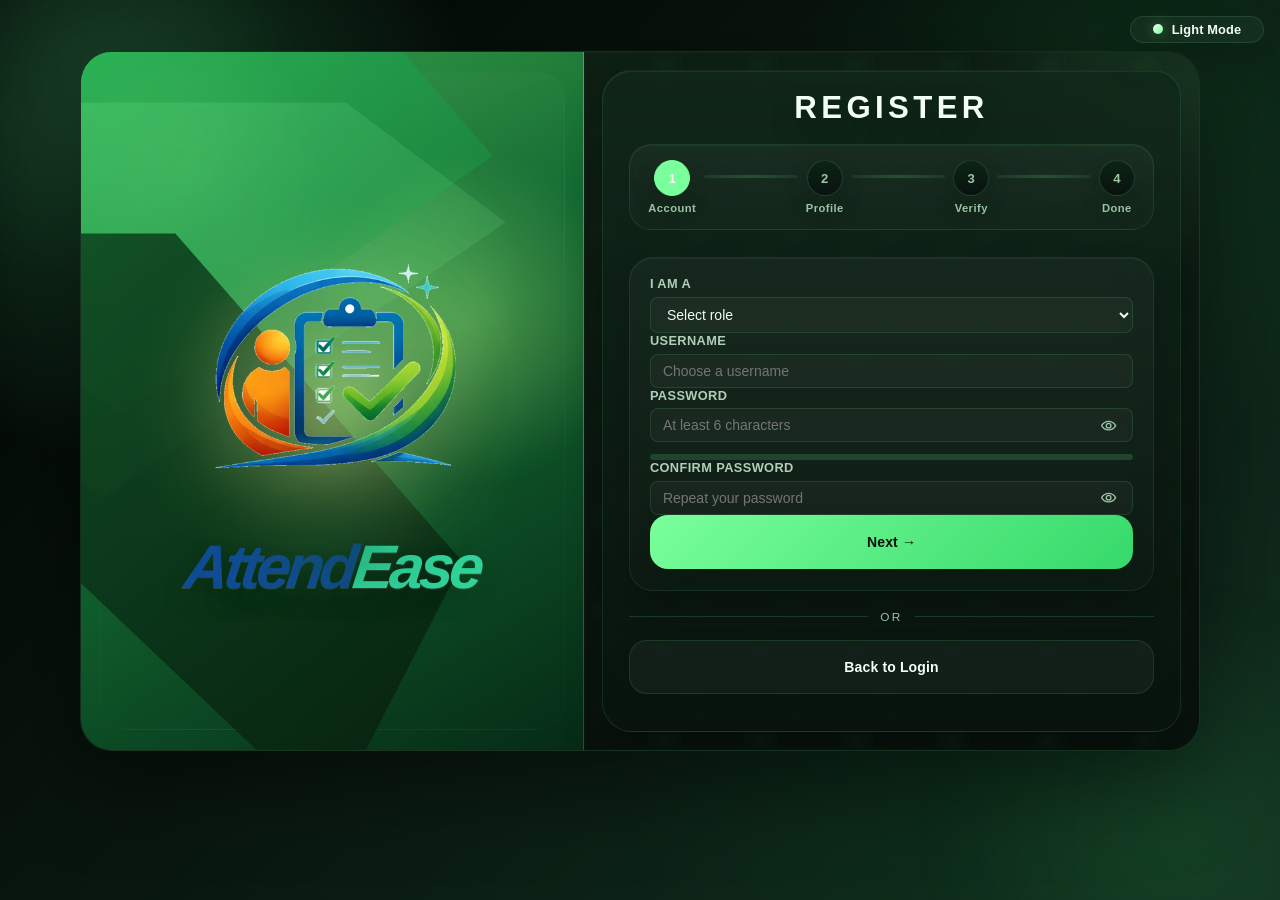
<file: AttendanceManagement/web/register.html>
<!DOCTYPE html>
<html lang="en">
<head>
<meta charset="UTF-8">
<meta name="viewport" content="width=device-width, initial-scale=1.0">
<title>Register - AttendEase</title>
<link rel="stylesheet" href="css/style.css">
</head>
<body class="login-page">
<div class="login-container login-shell register-shell">
  <div class="login-card login-stage-card register-stage-card">
    <section class="login-stage login-stage-minimal register-stage">
      <div class="login-stage-bg" aria-hidden="true">
        <span class="login-stage-shape login-stage-shape-a"></span>
        <span class="login-stage-shape login-stage-shape-b"></span>
        <span class="login-stage-shape login-stage-shape-c"></span>
        <span class="login-stage-glow"></span>
      </div>
      <div class="auth-stage-brand">
        <div class="logo-icon" data-brand-variant="full"></div>
      </div>
    </section>

    <section class="login-form-panel register-form-panel">
      <div class="login-logo">
        <div class="logo-icon">🎓</div>
        <h1>AttendEase</h1>
        <p>Create your account</p>
      </div>
      <h2 class="auth-form-heading">Register</h2>

    <!-- Step indicator -->
    <div class="step-indicator">
      <div class="step active" id="step1dot"><span>1</span><small>Account</small></div>
      <div class="step-line"></div>
      <div class="step" id="step2dot"><span>2</span><small>Profile</small></div>
      <div class="step-line"></div>
      <div class="step" id="step3dot"><span>3</span><small>Verify</small></div>
      <div class="step-line"></div>
      <div class="step" id="step4dot"><span>4</span><small>Done</small></div>
    </div>

    <form id="registerForm" onsubmit="return false;">

      <!-- ── Step 1: Account info ── -->
      <div id="step1">
        <div class="form-group">
          <label for="role">I am a </label>
          <select id="role" required>
            <option value="">Select role</option>
            <option value="student">Student</option>
            <option value="teacher">Teacher</option>
          </select>
          <small id="roleHint" class="field-hint"></small>
        </div>
        <div class="form-group">
          <label for="username">Username</label>
          <input type="text" id="username" placeholder="Choose a username" required autocomplete="username">
          <small id="usernameHint" class="field-hint"></small>
        </div>
        <div class="form-group">
          <label for="password">Password</label>
          <div class="pass-wrap">
            <input type="password" id="password" placeholder="At least 6 characters" required minlength="6" autocomplete="new-password">
            <button type="button" class="toggle-pass" onclick="togglePass('password', this)" tabindex="-1">👁</button>
          </div>
          <div class="password-strength" style="margin-top:.4rem">
            <div class="strength-fill" id="strengthFill"></div>
          </div>
          <small id="passwordHint" class="field-hint"></small>
        </div>
        <div class="form-group">
          <label for="confirmPassword">Confirm Password</label>
          <div class="pass-wrap">
            <input type="password" id="confirmPassword" placeholder="Repeat your password" required autocomplete="new-password">
            <button type="button" class="toggle-pass" onclick="togglePass('confirmPassword', this)" tabindex="-1">👁</button>
          </div>
          <small id="confirmPasswordHint" class="field-hint"></small>
        </div>
        <div id="step1Error" class="error-msg hidden"></div>
        <button type="button" class="btn btn-primary btn-full" onclick="goStep2()">Next →</button>
      </div>

      <!-- ── Step 2: Profile info ── -->
      <div id="step2" class="hidden">
        <div class="reg-grid">
          <div class="form-group">
            <label for="firstName">First Name</label>
            <input type="text" id="firstName" placeholder="e.g. Juan" required minlength="3" oninput="validateName(this,'firstNameHint')">
            <small id="firstNameHint" class="field-hint"></small>
          </div>
          <div class="form-group">
            <label for="middleName">Middle Name <span style="font-weight:400;text-transform:none">(optional)</span></label>
            <input type="text" id="middleName" placeholder="e.g. Santos" oninput="validateName(this,'middleNameHint',true)">
            <small id="middleNameHint" class="field-hint"></small>
          </div>
          <div class="form-group">
            <label for="lastName">Last Name </label>
            <input type="text" id="lastName" placeholder="e.g. Dela Cruz" required minlength="3" oninput="validateName(this,'lastNameHint')">
            <small id="lastNameHint" class="field-hint"></small>
          </div>
          <div class="form-group">
            <label for="email">Email </label>
            <input type="email" id="email" placeholder="name@gmail.com or name@lu.edu.ph" required>
            <small id="emailHint" class="field-hint"></small>
          </div>
          <div class="form-group">
            <label for="birthDate">Date of Birth</label>
            <input type="date" id="birthDate" required>
            <small id="birthDateHint" class="field-hint"></small>
          </div>
          <div class="form-group">
            <label for="age">Age</label>
            <input type="number" id="age" placeholder="Auto-computed" readonly tabindex="-1">
            <small id="ageHint" class="field-hint"></small>
          </div>
          <div class="form-group">
            <label for="province">Province</label>
            <input type="text" id="province" value="LAGUNA" readonly required>
            <small id="provinceHint" class="field-hint"></small>
          </div>
          <div class="form-group">
            <label for="municipality">Municipality / City</label>
            <select id="municipality" required>
              <option value="">Select municipality or city</option>
            </select>
            <small id="municipalityHint" class="field-hint"></small>
          </div>
          <div class="form-group reg-full">
            <label for="barangay">Barangay</label>
            <select id="barangay" required disabled>
              <option value="">Select barangay</option>
            </select>
            <small id="barangayHint" class="field-hint"></small>
          </div>
          <div class="form-group reg-full">
            <label for="phone">Phone Number</label>
            <input type="text" id="phone" placeholder="e.g. 09171234567" maxlength="11" oninput="validatePhone(this)">
            <small id="phoneHint" class="field-hint"></small>
          </div>
        </div>

        <!-- Student-only fields -->
        <div id="studentFields">
          <div class="reg-grid" style="margin-top:.75rem">
            <div class="form-group">
              <label for="studentIdPreview">Student ID</label>
              <input type="text" id="studentIdPreview" value="251-XXXX" readonly>
            </div>
            <div class="form-group">
              <label for="course">Course</label>
              <input type="text" id="course" placeholder="e.g. BSCS">
            </div>
            <div class="form-group">
              <label for="yearLevel">Year Level</label>
              <select id="yearLevel">
                <option value="1">1st Year</option>
                <option value="2">2nd Year</option>
                <option value="3">3rd Year</option>
                <option value="4">4th Year</option>
              </select>
            </div>
            <div class="form-group">
              <label for="section">Section</label>
              <input type="text" id="section" placeholder="e.g. A">
            </div>
          </div>
        </div>

        <!-- Teacher-only fields -->
        <div id="teacherFields" class="hidden">
          <div class="reg-grid" style="margin-top:.75rem">
            <div class="form-group">
              <label for="department">Department</label>
              <input type="text" id="department" placeholder="e.g. Computer Science">
            </div>
            <div class="form-group">
              <label for="subject">Subject</label>
              <input type="text" id="subject" placeholder="e.g. Programming">
            </div>
          </div>
        </div>

        <div id="step2Error" class="error-msg hidden"></div>
        <div style="display:flex;gap:.75rem;margin-top:.5rem">
          <button type="button" class="btn btn-secondary" onclick="goStep1()">← Back</button>
          <button type="button" class="btn btn-primary" style="flex:1" id="sendOtpBtn" onclick="sendOtpAndGoStep3()">
            <span>Send Verification Code →</span>
          </button>
        </div>
      </div>

      <!-- ── Step 3: OTP Verification ── -->
      <div id="step3" class="hidden">
        <p class="step-desc">A 6-digit code was sent to <strong id="otpEmailDisplay"></strong>. Enter it below.</p>
        <div class="form-group" style="text-align:center">
          <label>Verification Code</label>
          <div class="otp-inputs" id="otpInputs">
            <input class="otp-box" maxlength="1" type="text" inputmode="numeric" pattern="[0-9]">
            <input class="otp-box" maxlength="1" type="text" inputmode="numeric" pattern="[0-9]">
            <input class="otp-box" maxlength="1" type="text" inputmode="numeric" pattern="[0-9]">
            <input class="otp-box" maxlength="1" type="text" inputmode="numeric" pattern="[0-9]">
            <input class="otp-box" maxlength="1" type="text" inputmode="numeric" pattern="[0-9]">
            <input class="otp-box" maxlength="1" type="text" inputmode="numeric" pattern="[0-9]">
          </div>
          <div class="otp-timer">Code expires in <span id="otpCountdown">03:00</span></div>
          <button type="button" class="btn btn-secondary btn-sm" id="resendBtn" onclick="resendOtp()" disabled>Resend Code</button>
        </div>
        <div id="step3Error" class="error-msg hidden"></div>
        <div style="display:flex;gap:.75rem;margin-top:1rem">
          <button type="button" class="btn btn-secondary" onclick="goBackToStep2()">← Back</button>
          <button type="button" class="btn btn-primary" style="flex:1" id="verifyBtn" onclick="verifyAndRegister()">
            <span>Verify & Create Account</span>
          </button>
        </div>
      </div>

      <!-- ── Step 4: Success ── -->
      <div id="step4" class="hidden">
        <div class="register-success">
          <div class="success-icon">✅</div>
          <h3>Account Created!</h3>
          <p id="successMsg">Your account has been created successfully.</p>
          <a href="index.html" class="btn btn-primary btn-full" style="margin-top:1rem">Go to Login →</a>
        </div>
      </div>

    </form>

    <div class="login-divider"><span>or</span></div>
    <a href="index.html" class="btn btn-secondary btn-full" style="text-align:center;">Back to Login</a>
    </section>
  </div>
</div>

<script src="js/laguna-addresses.js"></script>
<script src="js/app.js"></script>
<script>
  if (localStorage.getItem('token')) window.location.href = 'dashboard.html';

  let otpTimer = null;
  let pendingPayload = null;
  const lagunaLocationData = window.LAGUNA_LOCATION_DATA || { province: 'LAGUNA', municipalities: [] };

  // ── Password toggle ───────────────────────────────────────
  function togglePass(id, btn) {
    const inp = document.getElementById(id);
    const showPassword = inp.type === 'password';
    inp.type = showPassword ? 'text' : 'password';
    btn.setAttribute('aria-label', showPassword ? 'Hide password' : 'Show password');
    btn.setAttribute('aria-pressed', showPassword ? 'true' : 'false');
    btn.querySelector('.toggle-pass-eye')?.classList.toggle('hidden', showPassword);
    btn.querySelector('.toggle-pass-eye-off')?.classList.toggle('hidden', !showPassword);
  }

  // ── Password strength ─────────────────────────────────────
  document.getElementById('password').addEventListener('input', function () {
    const v = this.value;
    let score = 0;
    if (v.length >= 6)          score++;
    if (v.length >= 10)         score++;
    if (/[A-Z]/.test(v))        score++;
    if (/[0-9]/.test(v))        score++;
    if (/[^A-Za-z0-9]/.test(v)) score++;
    const colors = ['#ef4444','#f59e0b','#f59e0b','#22c55e','#16a34a'];
    document.getElementById('strengthFill').style.width      = v.length ? (score * 20) + '%' : '0';
    document.getElementById('strengthFill').style.background = v.length ? colors[Math.max(0, score - 1)] : '';
    validatePassword();
    checkMatch();
  });

  document.getElementById('confirmPassword').addEventListener('input', checkMatch);
  function checkMatch() {
    const p = document.getElementById('password').value;
    const c = document.getElementById('confirmPassword').value;
    const hint = document.getElementById('matchHint');
    if (!c) { hint.textContent = ''; return; }
    hint.textContent = p === c ? '✅ Passwords match' : '❌ Passwords do not match';
    hint.style.color = p === c ? 'var(--success)' : 'var(--danger)';
  }

  // ── Name validation ───────────────────────────────────────
  function validateName(input, hintId, optional = false) {
    applyNameCase(input);
    const hint = document.getElementById(hintId);
    const v = input.value.trim();
    if (!v) { hint.textContent = ''; input.classList.remove('input-error','input-ok'); return; }
    if (v.length < 3) {
      hint.textContent = '❌ Must be at least 3 characters'; hint.style.color = 'var(--danger)';
      input.classList.add('input-error'); input.classList.remove('input-ok');
    } else if (!/^[a-zA-ZÀ-ÿ\s\-'\.]+$/.test(v)) {
      hint.textContent = '❌ Letters only'; hint.style.color = 'var(--danger)';
      input.classList.add('input-error'); input.classList.remove('input-ok');
    } else {
      hint.textContent = '✅'; hint.style.color = 'var(--success)';
      input.classList.remove('input-error'); input.classList.add('input-ok');
    }
  }

  // ── Phone validation ──────────────────────────────────────
  function validatePhone(input) {
    input.value = input.value.replace(/\D/g, '');
    const hint = document.getElementById('phoneHint');
    const v = input.value;
    if (!v) { hint.textContent = ''; input.classList.remove('input-error','input-ok'); return; }
    const err = getPhoneError(v);
    if (err) {
      hint.textContent = '❌ ' + err; hint.style.color = 'var(--danger)';
      input.classList.add('input-error'); input.classList.remove('input-ok');
    } else {
      hint.textContent = v.length === 11 ? '✅ Valid phone number' : '';
      hint.style.color = 'var(--success)';
      input.classList.remove('input-error');
      if (v.length === 11) input.classList.add('input-ok');
    }
  }

  function getPhoneError(v) {
    if (v.length > 0 && v[0] !== '0') return 'Must start with 0 (e.g. 09171234567)';
    if (v.length > 1 && v[1] !== '9') return 'Must start with 09';
    if (v.length === 11) {
      if (/^(\d)\1+$/.test(v)) return 'Invalid: all digits are the same';
      if (/^(.{2})\1{4}/.test(v)) return 'Invalid: repeating pattern detected';
      const digits = v.split('').map(Number);
      let asc = true, desc = true;
      for (let i = 1; i < digits.length; i++) {
        if (digits[i] !== digits[i-1] + 1) asc = false;
        if (digits[i] !== digits[i-1] - 1) desc = false;
      }
      if (asc)  return 'Invalid: sequential ascending digits';
      if (desc) return 'Invalid: sequential descending digits';
      if (/(\d)\1{4,}/.test(v)) return 'Invalid: too many repeated digits in a row';
    }
    return null;
  }

  // ── Step navigation ───────────────────────────────────────
  function setStep(n) {
    [1,2,3,4].forEach(i => {
      const dot = document.getElementById('step' + i + 'dot');
      if (!dot) return;
      dot.classList.toggle('active', i === n);
      dot.classList.toggle('done',   i < n);
    });
  }

  function showErr(id, msg) {
    const el = document.getElementById(id);
    el.textContent = msg;
    el.classList.remove('hidden');
  }

  function goStep2() {
    document.getElementById('step1Error').classList.add('hidden');
    const role     = document.getElementById('role').value;
    const username = document.getElementById('username').value.trim();
    const password = document.getElementById('password').value;
    const confirm  = document.getElementById('confirmPassword').value;
    if (!role)     { showErr('step1Error', 'Please select a role'); return; }
    if (!username) { showErr('step1Error', 'Username is required'); return; }
    if (!/^[a-zA-Z0-9_]+$/.test(username)) { showErr('step1Error', 'Username: letters, numbers, underscores only'); return; }
    if (password.length < 6) { showErr('step1Error', 'Password must be at least 6 characters'); return; }
    if (password !== confirm) { showErr('step1Error', 'Passwords do not match'); return; }
    document.getElementById('studentFields').classList.toggle('hidden', role !== 'student');
    document.getElementById('teacherFields').classList.toggle('hidden', role !== 'teacher');
    document.getElementById('step1').classList.add('hidden');
    document.getElementById('step2').classList.remove('hidden');
    setStep(2);
  }

  function goStep1() {
    document.getElementById('step2').classList.add('hidden');
    document.getElementById('step1').classList.remove('hidden');
    setStep(1);
  }

  function goBackToStep2() {
    clearInterval(otpTimer);
    document.getElementById('step3').classList.add('hidden');
    document.getElementById('step2').classList.remove('hidden');
    setStep(2);
  }

  function studentIdPrefix(yearLevel) {
    switch (String(yearLevel || '1')) {
      case '4': return '221-';
      case '3': return '231-';
      case '2': return '241-';
      case '1':
      default: return '251-';
    }
  }

  function updateStudentIdPreview() {
    const preview = document.getElementById('studentIdPreview');
    const role = document.getElementById('role').value;
    if (!preview) return;
    preview.value = role === 'student'
      ? studentIdPrefix(document.getElementById('yearLevel').value) + 'XXXX'
      : 'N/A';
  }

  function getLagunaMunicipalities() {
    return Array.isArray(lagunaLocationData.municipalities) ? lagunaLocationData.municipalities : [];
  }

  function repairLocationEncoding(value) {
    const text = String(value || '').trim();
    if (!text || !/[ÃÂâ]/.test(text)) return text;
    try {
      const percentEncoded = Array.from(text)
        .map(ch => '%' + ch.charCodeAt(0).toString(16).padStart(2, '0'))
        .join('');
      return decodeURIComponent(percentEncoded);
    } catch (error) {
      return text
        .replace(/Ã±/g, 'ñ')
        .replace(/Ã‘|Ã/g, 'Ñ')
        .replace(/Ã¡/g, 'á')
        .replace(/Ã©/g, 'é')
        .replace(/Ã­/g, 'í')
        .replace(/Ã³/g, 'ó')
        .replace(/Ãº/g, 'ú');
    }
  }

  function formatLocationLabel(value) {
    let label = repairLocationEncoding(value);
    if (!label) return '';
    label = label.replace(/\s+\(Capital\)$/i, '');
    if (/^CITY OF /i.test(label)) label = label.replace(/^CITY OF /i, '') + ' CITY';
    label = label
      .toLowerCase()
      .replace(/\b([a-z\u00c0-\u00ff])/g, match => match.toUpperCase())
      .replace(/\bOf\b/g, 'of')
      .replace(/\bAnd\b/g, 'and');
    return label;
  }

  function formatBarangayLabel(value) {
    return repairLocationEncoding(value).replace(/\s+/g, ' ').trim();
  }

  function populateProvinceField() {
    const province = document.getElementById('province');
    if (!province) return;
    province.value = lagunaLocationData.province || 'LAGUNA';
  }

  function populateMunicipalityOptions(selectedCode = '') {
    const municipality = document.getElementById('municipality');
    if (!municipality) return;

    municipality.innerHTML = '';
    const placeholder = document.createElement('option');
    placeholder.value = '';
    placeholder.textContent = 'Select municipality or city';
    municipality.appendChild(placeholder);

    getLagunaMunicipalities().forEach(item => {
      const option = document.createElement('option');
      option.value = item.code;
      option.textContent = formatLocationLabel(item.name);
      municipality.appendChild(option);
    });

    municipality.value = selectedCode || '';
  }

  function getSelectedMunicipalityData() {
    const municipalityCode = document.getElementById('municipality')?.value || '';
    return getLagunaMunicipalities().find(item => item.code === municipalityCode) || null;
  }

  function getSelectedMunicipalityLabel() {
    const municipality = getSelectedMunicipalityData();
    return municipality ? formatLocationLabel(municipality.name) : '';
  }

  function populateBarangayOptions(municipalityCode = '', selectedBarangay = '') {
    const barangay = document.getElementById('barangay');
    if (!barangay) return;

    const municipality = getLagunaMunicipalities().find(item => item.code === municipalityCode);
    barangay.innerHTML = '';

    const placeholder = document.createElement('option');
    placeholder.value = '';
    placeholder.textContent = municipality ? 'Select barangay' : 'Select municipality or city first';
    barangay.appendChild(placeholder);

    if (!municipality) {
      barangay.disabled = true;
      barangay.value = '';
      return;
    }

    municipality.barangays.forEach(name => {
      const fixedName = formatBarangayLabel(name);
      const option = document.createElement('option');
      option.value = fixedName;
      option.textContent = fixedName;
      barangay.appendChild(option);
    });

    barangay.disabled = false;
    barangay.value = formatBarangayLabel(selectedBarangay || '');
  }

  function initializeLagunaAddressFields() {
    populateProvinceField();
    populateMunicipalityOptions();
    populateBarangayOptions('');
  }

  // ── OTP box auto-advance ──────────────────────────────────
  document.querySelectorAll('#otpInputs .otp-box').forEach((box, i, boxes) => {
    box.addEventListener('input', () => {
      box.value = box.value.replace(/\D/,'');
      if (box.value && i < boxes.length - 1) boxes[i + 1].focus();
    });
    box.addEventListener('keydown', e => {
      if (e.key === 'Backspace' && !box.value && i > 0) boxes[i - 1].focus();
    });
  });

  function getOtpValue() {
    return [...document.querySelectorAll('#otpInputs .otp-box')].map(b => b.value).join('');
  }

  function startOtpTimer() {
    clearInterval(otpTimer);
    let secs = 180;
    const el = document.getElementById('otpCountdown');
    const resend = document.getElementById('resendBtn');
    resend.disabled = true;
    otpTimer = setInterval(() => {
      secs--;
      el.textContent = String(Math.floor(secs / 60)).padStart(2,'0') + ':' + String(secs % 60).padStart(2,'0');
      if (secs <= 0) { clearInterval(otpTimer); el.textContent = 'Expired'; resend.disabled = false; }
      if (secs === 120) resend.disabled = false;
    }, 1000);
  }

  document.getElementById('role').addEventListener('change', updateStudentIdPreview);
  document.getElementById('yearLevel').addEventListener('change', updateStudentIdPreview);
  updateStudentIdPreview();
  setBirthDateBounds();
  initializeLagunaAddressFields();
  bindAutoNameCase(['firstName', 'middleName', 'lastName']);

  // ── Step 2 → Step 3: validate + send OTP ─────────────────
  async function sendOtpAndGoStep3() {
    document.getElementById('step2Error').classList.add('hidden');
    const firstName  = document.getElementById('firstName').value.trim();
    const middleName = document.getElementById('middleName').value.trim();
    const lastName   = document.getElementById('lastName').value.trim();
    const email      = normalizeEmailValue(document.getElementById('email').value);

    if (!firstName || firstName.length < 3) { showErr('step2Error', 'First name must be at least 3 characters'); return; }
    if (!lastName  || lastName.length  < 3) { showErr('step2Error', 'Last name must be at least 3 characters');  return; }
    if (middleName && middleName.length < 3) { showErr('step2Error', 'Middle name must be at least 3 characters if provided'); return; }
    const emailError = getEmailError(email);
    if (emailError) { showErr('step2Error', emailError); return; }

    const phoneVal = document.getElementById('phone').value.trim();
    if (phoneVal) {
      const phoneErr = getPhoneError(phoneVal);
      if (phoneErr) { showErr('step2Error', 'Phone: ' + phoneErr); return; }
      if (phoneVal.length !== 11) { showErr('step2Error', 'Phone number must be exactly 11 digits'); return; }
    }

    const role = document.getElementById('role').value;
    pendingPayload = {
      username:  document.getElementById('username').value.trim(),
      password:  document.getElementById('password').value,
      role,
      full_name: [firstName, middleName, lastName].filter(Boolean).join(' '),
      email,
      phone: phoneVal,
    };
    if (role === 'student') {
      pendingPayload.course     = document.getElementById('course').value.trim();
      pendingPayload.year_level = document.getElementById('yearLevel').value;
      pendingPayload.section    = document.getElementById('section').value.trim();
    } else {
      pendingPayload.department = document.getElementById('department').value.trim();
      pendingPayload.subject    = document.getElementById('subject').value.trim();
    }

    const btn = document.getElementById('sendOtpBtn');
    btn.disabled = true;
    btn.innerHTML = '<span class="spinner"></span> Sending code...';

    const res = await API.post('/api/send-otp', { email, purpose: 'register' });
    btn.disabled = false;
    btn.innerHTML = '<span>Send Verification Code →</span>';

    if (res.message) {
      document.getElementById('otpEmailDisplay').textContent = email;
      document.getElementById('step2').classList.add('hidden');
      document.getElementById('step3').classList.remove('hidden');
      setStep(3);
      startOtpTimer();
      document.querySelectorAll('#otpInputs .otp-box')[0].focus();
    } else {
      showErr('step2Error', res.error || 'Failed to send code');
    }
  }

  async function resendOtp() {
    if (!pendingPayload) return;
    document.getElementById('resendBtn').disabled = true;
    const res = await API.post('/api/send-otp', { email: pendingPayload.email, purpose: 'register' });
    if (res.message) { showToast('Code resent!', 'success'); startOtpTimer(); }
    else showErr('step3Error', res.error || 'Failed to resend');
  }

  // ── Verify OTP then register ──────────────────────────────
  async function verifyAndRegister() {
    document.getElementById('step3Error').classList.add('hidden');
    const otp = getOtpValue();
    if (otp.length < 6) { showErr('step3Error', 'Enter the 6-digit code'); return; }

    const btn = document.getElementById('verifyBtn');
    btn.disabled = true;
    btn.innerHTML = '<span class="spinner"></span> Verifying...';

    const verRes = await API.post('/api/verify-otp', { email: pendingPayload.email, otp, purpose: 'register' });
    if (!verRes.verified) {
      document.querySelectorAll('#otpInputs .otp-box').forEach(b => b.classList.add('otp-error'));
      setTimeout(() => document.querySelectorAll('#otpInputs .otp-box').forEach(b => b.classList.remove('otp-error')), 500);
      showErr('step3Error', verRes.error || 'Invalid or expired code');
      btn.disabled = false;
      btn.innerHTML = '<span>Verify & Create Account</span>';
      return;
    }

    btn.innerHTML = '<span class="spinner"></span> Creating account...';
    const res = await API.post('/api/register', pendingPayload);
    if (res.message) {
      clearInterval(otpTimer);
      document.getElementById('step3').classList.add('hidden');
      document.getElementById('step4').classList.remove('hidden');
      document.getElementById('successMsg').textContent =
        pendingPayload.role === 'student'
          ? `Welcome, ${pendingPayload.full_name}! Your student ID is ${res.student_id}. You can now log in as a student.`
          : `Welcome, ${pendingPayload.full_name}! You can now log in as a ${pendingPayload.role}.`;
      setStep(4);
    } else {
      showErr('step3Error', res.error || 'Registration failed');
      btn.disabled = false;
      btn.innerHTML = '<span>Verify & Create Account</span>';
    }
  }

  function setFieldHint(id, message = '') {
    const hint = document.getElementById(id);
    if (!hint) return;
    hint.textContent = message || '';
    hint.classList.toggle('is-error', !!message);
  }

  function shouldValidate(input, value, force = false) {
    return force || input.dataset.touched === 'true' || !!value;
  }

  function updateFieldState(input, error, hintId) {
    const normalizedError = error || '';
    setFieldHint(hintId, normalizedError);
    input.classList.toggle('input-error', !!normalizedError);
    input.classList.toggle('input-ok', !!String(input.value || '').trim() && !normalizedError);
    return !normalizedError;
  }

  function focusField(id) {
    const field = document.getElementById(id);
    if (!field) return;
    field.focus();
    if (typeof field.select === 'function' && !field.readOnly) field.select();
  }

  function clearStepInlineErrors() {
    ['step1Error', 'step2Error'].forEach(id => document.getElementById(id)?.classList.add('hidden'));
  }

  function getUsernameError(value) {
    if (!value) return 'Username is required';
    if (value.length < 3) return 'Username must be at least 3 characters';
    if (!/^[a-zA-Z0-9_]+$/.test(value)) return 'Use letters, numbers, and underscores only';
    return null;
  }

  function getPasswordError(value) {
    if (!value) return 'Password is required';
    if (value.length < 6) return 'Password must be at least 6 characters';
    return null;
  }

  function getNameError(value, label, optional = false) {
    if (!value) return optional ? null : `${label} is required`;
    if (value.length < 3) return `${label} must be at least 3 characters`;
    if (!/^[a-zA-ZÀ-ÿ\s\-'\.]+$/.test(value)) return `${label} must contain letters only`;
    return null;
  }

  function formatDateInputValue(date) {
    const year = date.getFullYear();
    const month = String(date.getMonth() + 1).padStart(2, '0');
    const day = String(date.getDate()).padStart(2, '0');
    return `${year}-${month}-${day}`;
  }

  function parseBirthDateValue(value) {
    const match = /^(\d{4})-(\d{2})-(\d{2})$/.exec((value || '').trim());
    if (!match) return null;
    const year = Number(match[1]);
    const month = Number(match[2]);
    const day = Number(match[3]);
    const date = new Date(year, month - 1, day);
    if (
      date.getFullYear() !== year ||
      date.getMonth() !== month - 1 ||
      date.getDate() !== day
    ) return null;
    return { year, month, day };
  }

  function getAgeFromBirthDate(value) {
    const parsed = parseBirthDateValue(value);
    if (!parsed) return null;

    const today = new Date();
    let age = today.getFullYear() - parsed.year;
    const monthDiff = today.getMonth() - (parsed.month - 1);
    const dayDiff = today.getDate() - parsed.day;
    if (monthDiff < 0 || (monthDiff === 0 && dayDiff < 0)) age--;
    return age;
  }

  function setBirthDateBounds() {
    const birthDateInput = document.getElementById('birthDate');
    if (!birthDateInput) return;

    birthDateInput.max = '2035-12-31';
    birthDateInput.removeAttribute('min');
  }

  function getBirthDateError(value) {
    if (!value) return 'Date of birth is required';
    const age = getAgeFromBirthDate(value);
    if (age === null) return 'Enter a valid date of birth';
    if (age < 15 || age > 80) return 'Age must be between 15 and 80 years old';
    return null;
  }

  function validateBirthDate(force = false) {
    const input = document.getElementById('birthDate');
    const ageInput = document.getElementById('age');
    const value = input.value;
    const age = getAgeFromBirthDate(value);
    const shouldCheck = shouldValidate(input, value, force);
    const error = shouldCheck ? (getBirthDateError(value) || '') : '';

    ageInput.value = Number.isInteger(age) ? String(age) : '';
    setFieldHint('ageHint', error);
    ageInput.classList.toggle('input-error', !!error && shouldCheck);
    ageInput.classList.toggle('input-ok', !!ageInput.value && !error);
    return updateFieldState(input, error, 'birthDateHint');
  }

  function validateProvince(force = false) {
    const input = document.getElementById('province');
    const value = String(input.value || '').trim().toUpperCase();
    input.value = value;
    const error = shouldValidate(input, value, force)
      ? (!value ? 'Province is required' : value !== 'LAGUNA' ? 'Province must be LAGUNA' : '')
      : '';
    return updateFieldState(input, error, 'provinceHint');
  }

  function validateMunicipality(force = false) {
    const input = document.getElementById('municipality');
    const value = input.value;
    const hasSelection = !!getSelectedMunicipalityData();
    const error = shouldValidate(input, value, force)
      ? (!value || !hasSelection ? 'Please select a municipality or city' : '')
      : '';
    return updateFieldState(input, error, 'municipalityHint');
  }

  function validateBarangay(force = false) {
    const input = document.getElementById('barangay');
    const municipalityCode = document.getElementById('municipality').value;
    const value = input.value;
    const error = shouldValidate(input, value, force)
      ? (!municipalityCode ? 'Select a municipality or city first' : !value ? 'Please select a barangay' : '')
      : '';
    return updateFieldState(input, error, 'barangayHint');
  }

  function validateRole(force = false) {
    const input = document.getElementById('role');
    const value = input.value;
    const error = shouldValidate(input, value, force) ? (!value ? 'Please select a role' : '') : '';
    return updateFieldState(input, error, 'roleHint');
  }

  function validateUsername(force = false) {
    const input = document.getElementById('username');
    const value = input.value.trim();
    input.value = value;
    const error = shouldValidate(input, value, force) ? (getUsernameError(value) || '') : '';
    return updateFieldState(input, error, 'usernameHint');
  }

  function validatePassword(force = false) {
    const input = document.getElementById('password');
    const value = input.value;
    const error = shouldValidate(input, value, force) ? (getPasswordError(value) || '') : '';
    return updateFieldState(input, error, 'passwordHint');
  }

  function validateConfirmPassword(force = false) {
    const passwordValue = document.getElementById('password').value;
    const input = document.getElementById('confirmPassword');
    const value = input.value;
    let error = '';

    if (shouldValidate(input, value, force)) {
      if (!value) error = 'Please confirm your password';
      else if (passwordValue !== value) error = 'Passwords do not match';
    }

    return updateFieldState(input, error, 'confirmPasswordHint');
  }

  function validateEmailField(force = false) {
    const input = document.getElementById('email');
    const value = normalizeEmailValue(input.value);
    input.value = value;
    const error = shouldValidate(input, value, force) ? (getEmailError(value) || '') : '';
    return updateFieldState(input, error, 'emailHint');
  }

  function validateName(input, hintId, optional = false) {
    applyNameCase(input);
    const value = input.value.trim().replace(/\s{2,}/g, ' ');
    input.value = value;
    const label = input.labels?.[0]?.textContent.replace('*', '').trim() || 'This field';
    const error = shouldValidate(input, value, false) ? (getNameError(value, label, optional) || '') : '';
    return updateFieldState(input, error, hintId);
  }

  function validatePhone(input, force = false) {
    input.value = input.value.replace(/\D/g, '');
    const value = input.value;
    let error = '';

    if (shouldValidate(input, value, force)) {
      if (!value) error = 'Phone number is required';
      else {
        error = getPhoneError(value) || '';
        if (!error && value.length !== 11) error = 'Phone number must be exactly 11 digits';
      }
    }

    return updateFieldState(input, error, 'phoneHint');
  }

  function checkMatch() {
    return validateConfirmPassword();
  }

  function goStep2() {
    clearStepInlineErrors();
    const checks = [
      { valid: validateRole(true), field: 'role' },
      { valid: validateUsername(true), field: 'username' },
      { valid: validatePassword(true), field: 'password' },
      { valid: validateConfirmPassword(true), field: 'confirmPassword' }
    ];

    const firstInvalid = checks.find(item => !item.valid);
    if (firstInvalid) {
      focusField(firstInvalid.field);
      return;
    }

    const role = document.getElementById('role').value;
    document.getElementById('studentFields').classList.toggle('hidden', role !== 'student');
    document.getElementById('teacherFields').classList.toggle('hidden', role !== 'teacher');
    document.getElementById('step1').classList.add('hidden');
    document.getElementById('step2').classList.remove('hidden');
    setStep(2);
  }

  async function sendOtpAndGoStep3() {
    clearStepInlineErrors();

    const firstNameInput = document.getElementById('firstName');
    const middleNameInput = document.getElementById('middleName');
    const lastNameInput = document.getElementById('lastName');
    const emailInput = document.getElementById('email');
    const birthDateInput = document.getElementById('birthDate');
    const provinceInput = document.getElementById('province');
    const municipalityInput = document.getElementById('municipality');
    const barangayInput = document.getElementById('barangay');
    const phoneInput = document.getElementById('phone');

    firstNameInput.dataset.touched = 'true';
    middleNameInput.dataset.touched = 'true';
    lastNameInput.dataset.touched = 'true';
    emailInput.dataset.touched = 'true';
    birthDateInput.dataset.touched = 'true';
    provinceInput.dataset.touched = 'true';
    municipalityInput.dataset.touched = 'true';
    barangayInput.dataset.touched = 'true';
    phoneInput.dataset.touched = 'true';

    const checks = [
      { valid: validateName(firstNameInput, 'firstNameHint'), field: 'firstName' },
      { valid: validateName(middleNameInput, 'middleNameHint', true), field: 'middleName' },
      { valid: validateName(lastNameInput, 'lastNameHint'), field: 'lastName' },
      { valid: validateEmailField(true), field: 'email' },
      { valid: validateBirthDate(true), field: 'birthDate' },
      { valid: validateProvince(true), field: 'province' },
      { valid: validateMunicipality(true), field: 'municipality' },
      { valid: validateBarangay(true), field: 'barangay' },
      { valid: validatePhone(phoneInput, false), field: 'phone' }
    ];

    const firstInvalid = checks.find(item => !item.valid);
    if (firstInvalid) {
      focusField(firstInvalid.field);
      return;
    }

    const firstName = firstNameInput.value.trim();
    const middleName = middleNameInput.value.trim();
    const lastName = lastNameInput.value.trim();
    const email = normalizeEmailValue(emailInput.value);
    const birthDate = birthDateInput.value;
    const province = provinceInput.value;
    const municipality = getSelectedMunicipalityLabel();
    const barangay = barangayInput.value;
    const phoneVal = phoneInput.value.trim();
    const role = document.getElementById('role').value;

    pendingPayload = {
      username: document.getElementById('username').value.trim(),
      password: document.getElementById('password').value,
      role,
      full_name: [firstName, middleName, lastName].filter(Boolean).join(' '),
      email,
      date_of_birth: birthDate,
      province,
      municipality,
      barangay,
      phone: phoneVal,
    };

    if (role === 'student') {
      pendingPayload.course = document.getElementById('course').value.trim();
      pendingPayload.year_level = document.getElementById('yearLevel').value;
      pendingPayload.section = document.getElementById('section').value.trim();
    } else {
      pendingPayload.department = document.getElementById('department').value.trim();
      pendingPayload.subject = document.getElementById('subject').value.trim();
    }

    const btn = document.getElementById('sendOtpBtn');
    btn.disabled = true;
    btn.innerHTML = '<span class="spinner"></span> Sending code...';

    const res = await API.post('/api/send-otp', { email, purpose: 'register' });
    btn.disabled = false;
    btn.innerHTML = '<span>Send Verification Code →</span>';

    if (res.message) {
      setFieldHint('emailHint', '');
      document.getElementById('otpEmailDisplay').textContent = email;
      document.getElementById('step2').classList.add('hidden');
      document.getElementById('step3').classList.remove('hidden');
      setStep(3);
      startOtpTimer();
      document.querySelectorAll('#otpInputs .otp-box')[0].focus();
    } else {
      updateFieldState(emailInput, res.error || 'Failed to send verification code', 'emailHint');
      focusField('email');
    }
  }

  function bindRegisterInlineValidation() {
    const role = document.getElementById('role');
    role.addEventListener('change', () => {
      role.dataset.touched = 'true';
      validateRole(true);
    });
    role.addEventListener('blur', () => {
      role.dataset.touched = 'true';
      validateRole(true);
    });

    const username = document.getElementById('username');
    username.addEventListener('input', () => validateUsername());
    username.addEventListener('blur', () => {
      username.dataset.touched = 'true';
      validateUsername(true);
    });

    const password = document.getElementById('password');
    password.addEventListener('blur', () => {
      password.dataset.touched = 'true';
      validatePassword(true);
      validateConfirmPassword(!!document.getElementById('confirmPassword').value);
    });

    const confirmPassword = document.getElementById('confirmPassword');
    confirmPassword.addEventListener('blur', () => {
      confirmPassword.dataset.touched = 'true';
      validateConfirmPassword(true);
    });

    const email = document.getElementById('email');
    email.addEventListener('input', () => validateEmailField());
    email.addEventListener('blur', () => {
      email.dataset.touched = 'true';
      validateEmailField(true);
    });

    const birthDate = document.getElementById('birthDate');
    birthDate.addEventListener('input', () => validateBirthDate());
    birthDate.addEventListener('change', () => validateBirthDate());
    birthDate.addEventListener('blur', () => {
      birthDate.dataset.touched = 'true';
      validateBirthDate(true);
    });

    const province = document.getElementById('province');
    province.addEventListener('change', () => {
      province.dataset.touched = 'true';
      validateProvince(true);
    });
    province.addEventListener('blur', () => {
      province.dataset.touched = 'true';
      validateProvince(true);
    });

    const municipality = document.getElementById('municipality');
    municipality.addEventListener('change', () => {
      municipality.dataset.touched = 'true';
      populateBarangayOptions(municipality.value);
      validateMunicipality(true);
      const barangay = document.getElementById('barangay');
      delete barangay.dataset.touched;
      validateBarangay(false);
    });
    municipality.addEventListener('blur', () => {
      municipality.dataset.touched = 'true';
      validateMunicipality(true);
    });

    const barangay = document.getElementById('barangay');
    barangay.addEventListener('change', () => {
      barangay.dataset.touched = 'true';
      validateBarangay(true);
    });
    barangay.addEventListener('blur', () => {
      barangay.dataset.touched = 'true';
      validateBarangay(true);
    });

    [
      ['firstName', 'firstNameHint', false],
      ['middleName', 'middleNameHint', true],
      ['lastName', 'lastNameHint', false]
    ].forEach(([id, hintId, optional]) => {
      const input = document.getElementById(id);
      input.addEventListener('blur', () => {
        input.dataset.touched = 'true';
        validateName(input, hintId, optional);
      });
    });

    const phone = document.getElementById('phone');
    phone.addEventListener('blur', () => {
      phone.dataset.touched = 'true';
      validatePhone(phone, true);
    });
  }

  bindRegisterInlineValidation();
</script>
</body>
</html>
</file>
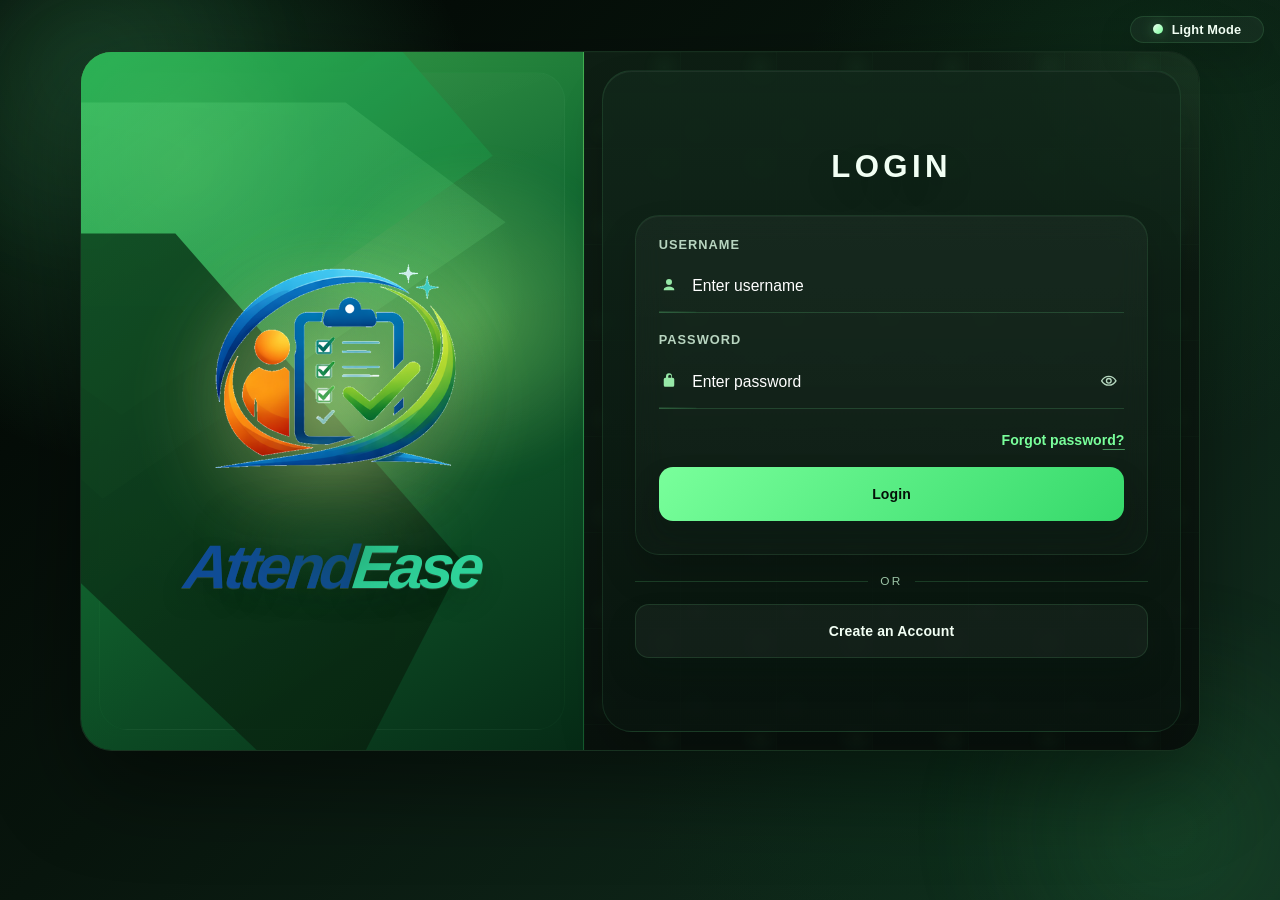
<file: AttendanceManagement/web/timetable.html>
<!DOCTYPE html>
<html lang="en">
<head>
<meta charset="UTF-8">
<meta name="viewport" content="width=device-width, initial-scale=1.0">
<title>Timetable - AttendEase</title>
<link rel="stylesheet" href="css/style.css">
</head>
<body>
<div class="app-layout">
  <aside class="sidebar" id="sidebar">
    <div class="sidebar-header"><div class="logo-icon">🎓</div><span class="logo-text">AttendEase</span></div>
    <nav class="sidebar-nav" id="sidebarNav"></nav>
    <div class="sidebar-footer">
      <div class="user-info">
        <div class="user-avatar" id="userAvatar">A</div>
        <div><div class="user-name" id="userName">Loading...</div><div class="user-role" id="userRole">-</div></div>
      </div>
      
    </div>
  </aside>
  <main class="main-content">
    <header class="top-bar">
      <button type="button" class="btn-icon" onclick="toggleSidebar()">☰</button>
      <h2 class="page-title">Schedules</h2>
      <div class="top-bar-right" id="ttAddBtn">
        <button type="button" class="btn btn-primary" onclick="openModal()">+ Add Schedule</button>
      </div>
    </header>
    <div class="content-area">
      <div class="timetable-grid" id="timetableGrid">
        <div class="loading-row">Loading...</div>
      </div>
    </div>
  </main>
</div>

<div class="modal-overlay hidden" id="modalOverlay">
  <div class="modal">
    <div class="modal-header">
      <h3>Add Schedule</h3>
      <button type="button" class="btn-icon" onclick="closeModal()">✕</button>
    </div>
    <form id="ttForm">
      <div class="form-group">
        <label>Subject *</label>
        <select id="fSubject" required><option value="">Select subject</option></select>
      </div>
      <div class="form-row">
        <div class="form-group">
          <label>Day *</label>
          <select id="fDay" required>
            <option>Monday</option><option>Tuesday</option><option>Wednesday</option>
            <option>Thursday</option><option>Friday</option><option>Saturday</option>
          </select>
        </div>
        <div class="form-group"><label>Start Time *</label><input type="time" id="fStart" required></div>
        <div class="form-group"><label>End Time *</label><input type="time" id="fEnd" required></div>
      </div>
      <div class="form-group"><label>Room</label><input type="text" id="fRoom" placeholder="e.g. Room 101"></div>
      <div class="modal-footer">
        <button type="button" class="btn btn-secondary" onclick="closeModal()">Cancel</button>
        <button type="submit" class="btn btn-primary">Save</button>
      </div>
    </form>
  </div>
</div>

<script src="js/app.js"></script>
<script>
  requireAuth();
  renderNav();

  const ROLE = localStorage.getItem('role');
  if (ROLE === 'student') {
    document.getElementById('ttAddBtn').classList.add('hidden');
  }

  loadSubjectOptions();
  loadTimetable();

  const DAYS = ['Monday','Tuesday','Wednesday','Thursday','Friday','Saturday'];

  async function loadSubjectOptions() {
    const data = await API.get('/api/subjects');
    const sel = document.getElementById('fSubject');
    if (data) {
      sel.innerHTML = '<option value="">Select subject</option>';
      data.forEach(subject => {
        sel.innerHTML += `<option value="${subject.id}">${subject.name} (${subject.code})</option>`;
      });
    }
  }

  async function loadTimetable() {
    const data = await API.get('/api/timetable');
    const grid = document.getElementById('timetableGrid');
    if (!data || data.length === 0) { grid.innerHTML = '<p class="empty-msg">No schedules yet</p>'; return; }

    // Group by day
    const byDay = {};
    DAYS.forEach(d => byDay[d] = []);
    data.forEach(t => { if (byDay[t.day_of_week]) byDay[t.day_of_week].push(t); });

    grid.innerHTML = `
      <div class="tt-header-row">
        ${DAYS.map(d => `<div class="tt-day-header">${d}</div>`).join('')}
      </div>
      <div class="tt-body-row">
        ${DAYS.map(d => `
          <div class="tt-day-col">
            ${byDay[d].length === 0 ? '<div class="tt-empty">-</div>' :
              byDay[d].map(t => `
                <div class="tt-slot">
                  <div class="tt-subject">${t.subject_name}</div>
                  <div class="tt-time">${t.start_time} - ${t.end_time}</div>
                  <div class="tt-room">${t.room||''}</div>
                  <div class="tt-teacher">${t.teacher_name||''}</div>
                  ${ROLE !== 'student' ? `<button type="button" class="btn btn-xs btn-danger" onclick="deleteSchedule(${t.id})">✕</button>` : ''}
                </div>`).join('')}
          </div>`).join('')}
      </div>`;
  }

  function openModal() {
    document.getElementById('ttForm').reset();
    document.getElementById('modalOverlay').classList.remove('hidden');
  }
  function closeModal() { document.getElementById('modalOverlay').classList.add('hidden'); }

  document.getElementById('ttForm').addEventListener('submit', async (e) => {
    e.preventDefault();
    const confirmed = await requestSaveConfirmation({
      title: 'Save Schedule',
      message: 'Do you want to save this schedule?'
    });
    if (!confirmed) return;
    const payload = {
      subject_id: document.getElementById('fSubject').value,
      day_of_week: document.getElementById('fDay').value,
      start_time: document.getElementById('fStart').value,
      end_time: document.getElementById('fEnd').value,
      room: document.getElementById('fRoom').value
    };
    const res = await API.post('/api/timetable', payload);
    if (res.message) { closeModal(); loadTimetable(); showToast(res.message, 'success'); }
    else showToast(res.error || 'Error', 'error');
  });

  async function deleteSchedule(id) {
    const confirmed = await showConfirmModal({
      title: 'Remove Schedule',
      message: 'Do you want to remove this schedule?',
      confirmText: 'Yes',
      cancelText: 'No'
    });
    if (!confirmed) return;
    const res = await API.delete('/api/timetable?id=' + id);
    if (res.message) { loadTimetable(); showToast(res.message, 'success'); }
  }
</script>
</body>
</html>
</file>
<file: AttendanceManagement/web/css/style.css>
/* ── Reset & Base ─────────────────────────────────────────── */
*, *::before, *::after { box-sizing: border-box; margin: 0; padding: 0; }
:root {
  --primary: #4f46e5;
  --primary-dark: #3730a3;
  --secondary: #6b7280;
  --success: #22c55e;
  --danger: #ef4444;
  --warning: #f59e0b;
  --teal: #0d9488;
  --bg: #f1f5f9;
  --surface: #ffffff;
  --border: #e2e8f0;
  --text: #1e293b;
  --text-muted: #64748b;
  --sidebar-w: 240px;
  --radius: 10px;
  --shadow: 0 1px 3px rgba(0,0,0,.1), 0 1px 2px rgba(0,0,0,.06);
  --shadow-md: 0 4px 6px rgba(0,0,0,.07), 0 2px 4px rgba(0,0,0,.06);
}
body { font-family: 'Segoe UI', system-ui, sans-serif; background: var(--bg); color: var(--text); font-size: 14px; }
a { text-decoration: none; color: inherit; }

/* ── Login Page ───────────────────────────────────────────── */
.login-page { display: flex; align-items: center; justify-content: center; min-height: 100vh;
  padding: 1.5rem;
  background: linear-gradient(135deg, #4f46e5 0%, #0d9488 100%); }
.login-container { width: 100%; max-width: 420px; padding: 1rem; }
.login-shell {
  width: min(1120px, calc(100vw - 4rem));
  max-width: none;
  padding: 0;
  display: block;
}
.auth-showcase {
  position: relative;
  overflow: hidden;
  padding: 2.2rem;
  border-radius: 30px;
  background:
    radial-gradient(circle at top left, rgba(121,255,155,.15), transparent 30%),
    linear-gradient(145deg, rgba(9,25,16,.9) 0%, rgba(7,18,12,.82) 100%);
  border: 1px solid rgba(121,255,155,.12);
  box-shadow: 0 30px 90px rgba(0,0,0,.28);
}
.auth-showcase::before {
  content: '';
  position: absolute;
  inset: 0;
  background:
    radial-gradient(circle at 82% 20%, rgba(121,255,155,.18), transparent 22%),
    radial-gradient(circle at 18% 80%, rgba(16,185,129,.14), transparent 18%),
    repeating-linear-gradient(90deg, rgba(121,255,155,.04) 0 1px, transparent 1px 110px),
    repeating-linear-gradient(0deg, rgba(121,255,155,.03) 0 1px, transparent 1px 110px);
  opacity: .9;
  pointer-events: none;
}
.auth-showcase-copy,
.auth-highlight-grid,
.auth-signal-row {
  position: relative;
  z-index: 1;
}
.auth-showcase-copy {
  max-width: 630px;
  margin-bottom: 2rem;
}
.auth-kicker {
  display: inline-flex;
  align-items: center;
  gap: .5rem;
  padding: .45rem .8rem;
  border-radius: 999px;
  background: rgba(121,255,155,.09);
  border: 1px solid rgba(121,255,155,.14);
  color: #aef3ba;
  font-size: .78rem;
  font-weight: 700;
  letter-spacing: .1em;
  text-transform: uppercase;
}
.auth-title {
  margin: 1.1rem 0 .9rem;
  font-size: clamp(2rem, 4vw, 3.45rem);
  line-height: 1.04;
  letter-spacing: -.03em;
  color: #f4fff7;
}
.auth-copy {
  max-width: 560px;
  color: #b9d2c0;
  font-size: 1rem;
  line-height: 1.75;
}
.auth-highlight-grid {
  display: grid;
  grid-template-columns: repeat(3, minmax(0, 1fr));
  gap: 1rem;
}
.auth-highlight-card {
  position: relative;
  padding: 1.15rem 1.1rem 1.05rem;
  border-radius: 22px;
  background: linear-gradient(180deg, rgba(18,40,27,.88) 0%, rgba(10,23,16,.92) 100%);
  border: 1px solid rgba(121,255,155,.1);
  box-shadow: 0 18px 42px rgba(0,0,0,.18);
  transform: translateY(0);
  animation: authFloat 7s ease-in-out infinite;
}
.auth-highlight-card:nth-child(2) { animation-delay: .6s; }
.auth-highlight-card:nth-child(3) { animation-delay: 1.2s; }
.auth-highlight-label {
  display: inline-flex;
  padding: .35rem .65rem;
  border-radius: 999px;
  background: rgba(121,255,155,.1);
  color: #96eda7;
  font-size: .74rem;
  font-weight: 700;
  text-transform: uppercase;
  letter-spacing: .08em;
  margin-bottom: .9rem;
}
.auth-highlight-card strong {
  display: block;
  color: #effff3;
  font-size: 1rem;
  line-height: 1.35;
  margin-bottom: .55rem;
}
.auth-highlight-card p {
  color: #abc5b3;
  font-size: .86rem;
  line-height: 1.6;
}
.auth-signal-row {
  display: flex;
  flex-wrap: wrap;
  gap: .75rem;
  margin-top: 1.15rem;
}
.auth-signal-pill {
  display: inline-flex;
  align-items: center;
  gap: .55rem;
  padding: .75rem .95rem;
  border-radius: 16px;
  background: rgba(6,16,10,.58);
  border: 1px solid rgba(121,255,155,.1);
  color: #d6f6dd;
  font-size: .84rem;
  font-weight: 600;
}
.auth-signal-dot {
  width: 10px;
  height: 10px;
  border-radius: 999px;
  background: linear-gradient(180deg, #7bff9b, #20c76a);
  box-shadow: 0 0 0 6px rgba(121,255,155,.08);
  flex-shrink: 0;
}
.login-card { background: var(--surface); border-radius: 16px; padding: 2.5rem; box-shadow: 0 20px 60px rgba(0,0,0,.2); }
.login-panel {
  display: flex;
  flex-direction: column;
  justify-content: center;
}
.login-logo { text-align: center; margin-bottom: 2rem; }
.login-logo .logo-icon {
  width: 92px;
  height: 92px;
  margin: 0 auto 1rem;
}
.login-logo h1 { font-size: 1.8rem; font-weight: 700; color: var(--primary); }
.login-logo p { color: var(--text-muted); font-size: .9rem; }
.login-panel-intro {
  margin: -0.2rem 0 1.35rem;
  text-align: center;
}
.login-panel-intro h3 {
  color: var(--text);
  font-size: 1.18rem;
  margin-bottom: .3rem;
}
.login-panel-intro p {
  color: var(--text-muted);
  font-size: .9rem;
  line-height: 1.65;
}
.login-actions-row {
  display: flex;
  justify-content: flex-end;
  margin-bottom: .7rem;
}
.login-link {
  font-size: .88rem;
  color: var(--primary);
  font-weight: 700;
}
.login-link:hover {
  color: var(--primary-light);
}
.login-hint { text-align: center; margin-top: 1rem; color: var(--text-muted); }

@keyframes authFloat {
  0%, 100% { transform: translateY(0); }
  50% { transform: translateY(-8px); }
}

@keyframes authAmbientDrift {
  0%, 100% { transform: translate3d(0, 0, 0) scale(1); }
  50% { transform: translate3d(26px, -22px, 0) scale(1.08); }
}

@keyframes authShapeDrift {
  0%, 100% { transform: translate3d(0, 0, 0) rotate(0deg); }
  50% { transform: translate3d(18px, -14px, 0) rotate(2deg); }
}

@keyframes authShapeDriftAlt {
  0%, 100% { transform: translate3d(0, 0, 0) rotate(0deg); }
  50% { transform: translate3d(-18px, 18px, 0) rotate(-2deg); }
}

@keyframes authGlowWave {
  0%, 100% { transform: scale(.96); opacity: .72; }
  50% { transform: scale(1.08); opacity: 1; }
}

.login-shell {
  width: min(1120px, calc(100vw - 4rem));
  max-width: none;
  position: relative;
  z-index: 1;
  perspective: 1400px;
}

.login-card.login-stage-card {
  width: 100%;
  display: grid;
  grid-template-columns: minmax(420px, 45%) minmax(0, 55%);
  padding: 0;
  overflow: hidden;
  border-radius: 32px;
  min-height: 700px;
  position: relative;
  background: linear-gradient(135deg, rgba(12, 26, 17, .92) 0%, rgba(7, 15, 11, .96) 100%);
  border: 1px solid rgba(121,255,155,.12);
  box-shadow:
    0 34px 90px rgba(0,0,0,.44),
    inset 0 1px 0 rgba(255,255,255,.04);
}

.login-card.login-stage-card::before {
  content: "";
  position: absolute;
  inset: 0;
  pointer-events: none;
  background: linear-gradient(118deg, rgba(255,255,255,.05) 0%, transparent 28%, transparent 74%, rgba(121,255,155,.05) 100%);
  z-index: 0;
}

.login-card.login-stage-card::after {
  content: "";
  position: absolute;
  inset: 14px;
  border-radius: 24px;
  border: 1px solid rgba(121,255,155,.08);
  pointer-events: none;
  opacity: .6;
  z-index: 0;
}

.login-stage {
  position: relative;
  min-height: 100%;
  padding: 2.8rem 2.2rem;
  display: flex;
  flex-direction: column;
  align-items: center;
  justify-content: center;
  background:
    radial-gradient(circle at 20% 16%, rgba(215,255,126,.52), transparent 20%),
    radial-gradient(circle at 56% 34%, rgba(106,239,132,.26), transparent 30%),
    radial-gradient(circle at 38% 60%, rgba(70,193,100,.22), transparent 32%),
    linear-gradient(150deg, rgba(62,171,76,.97) 0%, rgba(19,108,51,.97) 44%, rgba(6,43,22,.99) 100%);
  border-right: 1px solid rgba(121,255,155,.08);
  z-index: 1;
}

.login-stage::before {
  content: "";
  position: absolute;
  inset: 20px 18px 20px 18px;
  border-radius: 28px;
  background:
    radial-gradient(circle at 24% 18%, rgba(255,255,255,.14), transparent 22%),
    linear-gradient(160deg, rgba(255,255,255,.06) 0%, rgba(255,255,255,0) 68%);
  border: 1px solid rgba(121,255,155,.05);
  opacity: .58;
  pointer-events: none;
}

.login-stage::after {
  content: "";
  position: absolute;
  top: 10%;
  right: -1px;
  bottom: 10%;
  width: 1px;
  background: linear-gradient(180deg, transparent 0%, rgba(121,255,155,.16) 50%, transparent 100%);
  pointer-events: none;
}

.login-stage-bg {
  position: absolute;
  inset: 0;
  overflow: hidden;
  pointer-events: none;
  opacity: .98;
  animation: authAmbientDrift 18s ease-in-out infinite;
}

.auth-stage-brand {
  position: relative;
  z-index: 2;
  width: min(96%, 620px);
  display: flex;
  align-items: center;
  justify-content: center;
  padding: 1rem .5rem;
}

.auth-stage-brand::before {
  content: "";
  position: absolute;
  inset: 12% 8%;
  border-radius: 50%;
  background: radial-gradient(circle, rgba(228,255,149,.7) 0%, rgba(228,255,149,.22) 34%, rgba(228,255,149,0) 72%);
  filter: blur(30px);
  opacity: .98;
  pointer-events: none;
}

.auth-stage-brand::after {
  content: "";
  position: absolute;
  left: 12%;
  right: 12%;
  bottom: 8%;
  height: 16%;
  border-radius: 999px;
  background: radial-gradient(circle, rgba(13,78,39,.34) 0%, rgba(13,78,39,.08) 44%, rgba(13,78,39,0) 76%);
  filter: blur(18px);
  pointer-events: none;
}

.auth-stage-brand .logo-icon {
  width: 100%;
  height: auto;
  aspect-ratio: 1 / 1;
  max-width: 560px;
  animation: authFloat 8.5s ease-in-out infinite;
  transform-origin: center;
}

.auth-stage-brand .brand-mark,
.auth-stage-brand .brand-mark-full {
  width: 100%;
  height: 100%;
}

.auth-stage-brand .brand-mark-full.brand-mark-composite {
  height: auto;
  display: flex;
  flex-direction: column;
  align-items: center;
  justify-content: center;
  gap: .25rem;
}

.auth-stage-brand .brand-mark-image-auth {
  width: min(82%, 430px);
  height: auto;
  filter:
    drop-shadow(0 20px 26px rgba(8, 36, 19, .24))
    drop-shadow(0 0 26px rgba(230,255,160,.14));
}

.auth-stage-brand .brand-wordmark {
  display: inline-flex;
  align-items: flex-end;
  justify-content: center;
  font-size: clamp(2.55rem, 4.8vw, 4.15rem);
  line-height: .9;
  letter-spacing: -.07em;
  font-family: "Trebuchet MS", "Arial Black", "Segoe UI", sans-serif;
  font-style: italic;
  font-weight: 800;
  transform: skewX(-7deg);
  text-shadow:
    0 1px 0 rgba(255,255,255,.12),
    0 12px 26px rgba(4, 26, 13, .2);
}

.auth-stage-brand .brand-wordmark-attend {
  color: #104c96;
}

.auth-stage-brand .brand-wordmark-ease {
  color: #2fd39a;
}

.auth-stage-brand .brand-mark-image-full {
  filter:
    drop-shadow(0 26px 30px rgba(8, 36, 19, .24))
    drop-shadow(0 0 36px rgba(230,255,160,.16));
}

.login-stage-shape {
  position: absolute;
  display: block;
  filter: drop-shadow(0 24px 40px rgba(0,0,0,.18));
}

.login-stage-shape-a {
  inset: -12% 18% 48% -30%;
  background: linear-gradient(140deg, rgba(47, 201, 98, .95) 0%, rgba(22, 114, 54, .92) 100%);
  clip-path: polygon(0 10%, 78% 10%, 100% 42%, 34% 100%, 0 70%);
  opacity: .9;
  animation: authShapeDrift 18s ease-in-out infinite;
}

.login-stage-shape-b {
  inset: -2% 6% 36% -24%;
  background: linear-gradient(140deg, rgba(123, 255, 155, .26) 0%, rgba(64, 193, 102, .16) 100%);
  clip-path: polygon(0 14%, 65% 14%, 92% 40%, 24% 100%, 0 72%);
  animation: authShapeDriftAlt 21s ease-in-out infinite;
}

.login-stage-shape-c {
  inset: 26% 24% -10% -34%;
  background: linear-gradient(140deg, rgba(16, 73, 34, .95) 0%, rgba(7, 30, 14, .96) 100%);
  clip-path: polygon(0 0, 48% 0, 100% 56%, 76% 100%, 0 32%);
  opacity: .92;
  animation: authShapeDrift 24s ease-in-out infinite reverse;
}

.login-stage-glow {
  position: absolute;
  right: -10%;
  top: 15%;
  width: 320px;
  height: 320px;
  border-radius: 999px;
  background: radial-gradient(circle, rgba(188,255,132,.32) 0%, rgba(188,255,132,0) 72%);
  filter: blur(12px);
  animation: authGlowWave 11s ease-in-out infinite;
}

.login-stage-content,
.login-stage-footer {
  position: relative;
  z-index: 1;
}

.login-stage-content {
  max-width: 220px;
  padding-top: 1rem;
}

.login-stage h2 {
  margin: .85rem 0 .75rem;
  color: #f4fff7;
  font-size: 2rem;
  line-height: 1.02;
  letter-spacing: -.03em;
}

.login-stage p {
  color: #b9d6c0;
  font-size: .94rem;
  line-height: 1.75;
}

.login-stage-footer {
  display: flex;
  flex-direction: column;
  gap: .75rem;
}

.login-stage-chip {
  display: inline-flex;
  align-items: center;
  gap: .55rem;
  width: fit-content;
  max-width: 100%;
  padding: .74rem .95rem;
  border-radius: 16px;
  background: rgba(255,255,255,.06);
  border: 1px solid rgba(121,255,155,.1);
  color: #daf6e0;
  font-size: .82rem;
  font-weight: 700;
  backdrop-filter: blur(14px);
}

.login-stage-dot {
  width: 9px;
  height: 9px;
  border-radius: 999px;
  flex-shrink: 0;
  background: linear-gradient(180deg, #7bff9b, #2bd86f);
  box-shadow: 0 0 0 5px rgba(121,255,155,.08);
}

.login-form-panel {
  position: relative;
  display: flex;
  flex-direction: column;
  justify-content: center;
  padding: 3rem 3.2rem 2.65rem;
  background:
    radial-gradient(circle at top right, rgba(121,255,155,.11), transparent 24%),
    linear-gradient(180deg, rgba(14, 31, 20, .97) 0%, rgba(8, 17, 12, .99) 100%);
  isolation: isolate;
  z-index: 1;
}

.login-form-panel > .login-logo {
  display: none;
}

.login-form-panel::before {
  content: '';
  position: absolute;
  inset: 0;
  background:
    radial-gradient(circle at 84% 16%, rgba(121,255,155,.1), transparent 20%),
    radial-gradient(circle at 18% 82%, rgba(121,255,155,.06), transparent 18%),
    linear-gradient(90deg, rgba(121,255,155,.06) 0 1px, transparent 1px),
    linear-gradient(rgba(121,255,155,.05) 0 1px, transparent 1px);
  background-size: 96px 96px;
  opacity: .34;
  pointer-events: none;
}

.login-form-panel::after {
  content: "";
  position: absolute;
  inset: 18px 18px 18px 18px;
  border-radius: 30px 26px 26px 30px;
  background: linear-gradient(180deg, rgba(17, 40, 26, .84) 0%, rgba(9, 21, 15, .78) 100%);
  border: 1px solid rgba(121,255,155,.1);
  box-shadow:
    inset 0 1px 0 rgba(255,255,255,.06),
    0 24px 44px rgba(0,0,0,.18);
  pointer-events: none;
}

.login-form-panel > * {
  position: relative;
  z-index: 2;
}

.login-page,
.login-page::before,
.login-page::after,
.login-card.login-stage-card,
.login-card.login-stage-card::before,
.login-card.login-stage-card::after,
.login-stage,
.login-stage::before,
.login-stage::after,
.login-stage-shape,
.login-stage-glow,
.login-form-panel,
.login-form-panel::before,
.login-form-panel::after,
.login-logo .brand-mark,
body.login-page #loginForm,
body.login-page #registerForm,
.step-indicator,
.step span,
.step-line,
.login-link,
.login-submit-btn,
.login-register-btn,
.register-form-panel .btn {
  transition:
    background .45s ease,
    border-color .45s ease,
    box-shadow .45s ease,
    color .35s ease,
    opacity .35s ease,
    transform .35s ease,
    filter .45s ease;
}

.auth-form-heading {
  margin: 0 0 1.85rem;
  text-align: center;
  color: var(--text);
  font-size: 1.95rem;
  letter-spacing: .14em;
  text-transform: uppercase;
  text-shadow: 0 12px 30px rgba(0,0,0,.22);
}

.register-shell {
  width: min(1120px, calc(100vw - 4rem));
  max-width: none;
}

.register-stage-card {
  grid-template-columns: minmax(400px, 42%) minmax(0, 58%);
  min-height: 760px;
}

.register-form-panel {
  justify-content: flex-start;
  padding: 2.35rem 2.8rem 2.2rem;
}

.register-form-panel .login-logo {
  margin-bottom: 1.1rem;
}

.register-form-panel .auth-form-heading {
  margin-bottom: 1.15rem;
}

.register-form-panel .step-indicator {
  margin-bottom: 1.7rem;
}

.login-logo {
  margin-bottom: 1.75rem;
  display: grid;
  justify-items: center;
  gap: .3rem;
}

.login-logo .logo-icon {
  width: 100px;
  height: 100px;
  margin: 0 auto 1rem;
  animation: authFloat 7.5s ease-in-out infinite;
  transform-origin: center;
}

.login-logo.has-brand-wordmark {
  gap: .15rem;
}

.login-logo.has-brand-wordmark .logo-icon {
  width: min(340px, 92%);
  height: auto;
  aspect-ratio: 1 / 1;
  margin: 0 auto .3rem;
}

.login-logo.has-brand-wordmark h1 {
  display: none;
}

.login-logo.has-brand-wordmark p {
  margin-top: -.15rem;
  letter-spacing: .14em;
}

.login-logo h1 {
  font-size: clamp(1.95rem, 2.2vw, 2.5rem);
}

.login-logo p {
  letter-spacing: .06em;
  text-transform: uppercase;
  font-size: .76rem;
}

.login-panel-intro {
  margin: -.2rem 0 1.55rem;
}

.auth-line-group {
  position: relative;
  margin-bottom: 1.18rem;
  transition: transform .28s ease, opacity .28s ease;
}

.auth-line-group label {
  display: block;
  margin-bottom: .35rem;
  font-size: .8rem;
  font-weight: 700;
  letter-spacing: .08em;
  text-transform: uppercase;
  color: #b8d5c0;
  transform-origin: left center;
  transition: color .24s ease, transform .24s ease, letter-spacing .24s ease;
}

.auth-line-field {
  position: relative;
  display: flex;
  align-items: center;
  gap: .85rem;
  padding: .35rem 0;
  border-bottom: 1px solid rgba(121,255,155,.16);
  transition: transform .28s ease, border-color .28s ease, box-shadow .28s ease;
}

.auth-line-field::after {
  content: "";
  position: absolute;
  left: 0;
  right: 0;
  bottom: -1px;
  height: 2px;
  border-radius: 999px;
  background: linear-gradient(90deg, rgba(121,255,155,.92), rgba(43,216,111,.28));
  transform: scaleX(.08);
  transform-origin: left center;
  opacity: .15;
  transition: transform .3s ease, opacity .3s ease, box-shadow .3s ease;
}

.auth-line-icon {
  width: 20px;
  height: 20px;
  display: inline-flex;
  align-items: center;
  justify-content: center;
  color: #96e7a7;
  flex-shrink: 0;
  transition: transform .24s ease, color .24s ease, opacity .24s ease;
}

.auth-line-icon-svg {
  width: 18px;
  height: 18px;
  fill: currentColor;
}

.auth-line-field input {
  flex: 1;
  width: 100%;
  background: transparent !important;
  border: none !important;
  border-radius: 0 !important;
  padding: .9rem 0 .72rem;
  outline: none !important;
  appearance: none;
  -webkit-appearance: none;
  color: #ffffff !important;
  -webkit-text-fill-color: #ffffff !important;
  caret-color: #ffffff;
  box-shadow: none !important;
  font-size: .98rem;
}

.auth-line-field input:focus {
  background: transparent !important;
  border: none !important;
  outline: none !important;
  box-shadow: none !important;
}

.auth-line-field input:-webkit-autofill,
.auth-line-field input:-webkit-autofill:hover,
.auth-line-field input:-webkit-autofill:focus,
.auth-line-field input:-webkit-autofill:active {
  -webkit-text-fill-color: #ffffff !important;
  caret-color: #ffffff;
  border: none !important;
  -webkit-box-shadow: 0 0 0 1000px transparent inset !important;
  box-shadow: 0 0 0 1000px transparent inset !important;
  transition: background-color 99999s ease-out 0s;
}

.auth-line-toggle {
  width: 2rem;
  height: 2rem;
  margin-left: auto;
  display: inline-flex;
  align-items: center;
  justify-content: center;
  flex: 0 0 auto;
  padding: 0;
  border: none;
  background: transparent;
  color: rgba(217,255,227,.82);
  cursor: pointer;
  transition: color .2s ease, transform .2s ease, opacity .2s ease;
}

.auth-line-toggle:hover,
.auth-line-toggle:focus-visible {
  color: #f4fff7;
  transform: translateY(-1px);
  outline: none;
}

.auth-line-toggle-svg {
  width: 1.1rem;
  height: 1.1rem;
  fill: none;
  stroke: currentColor;
  stroke-width: 1.85;
  stroke-linecap: round;
  stroke-linejoin: round;
}

.auth-line-group.is-focused,
.auth-line-group.has-value {
  transform: translateY(-4px);
}

.auth-line-group.is-focused label,
.auth-line-group.has-value label {
  color: #f0fff4;
  letter-spacing: .1em;
  transform: translateY(-2px) scale(.98);
}

.auth-line-group.is-focused .auth-line-field,
.auth-line-group.has-value .auth-line-field {
  border-bottom-color: rgba(121,255,155,.28);
  transform: translateY(-3px);
}

.auth-line-group.is-focused .auth-line-field::after,
.auth-line-group.has-value .auth-line-field::after {
  transform: scaleX(1);
  opacity: 1;
  box-shadow: 0 0 22px rgba(121,255,155,.24);
}

.auth-line-group.is-focused .auth-line-icon,
.auth-line-group.has-value .auth-line-icon {
  color: #d9ffe3;
  transform: translateY(-2px) scale(1.08);
}

.auth-line-group.is-focused .auth-line-toggle,
.auth-line-group.has-value .auth-line-toggle {
  color: #e8fff0;
}

.login-actions-row {
  display: flex;
  flex-direction: column;
  align-items: stretch;
  gap: 1rem;
  margin-top: 1.45rem;
}

.login-submit-btn {
  width: 100%;
  min-width: 0;
  justify-content: center;
  padding-inline: 1.35rem;
  margin-top: .2rem;
}

.login-form-panel .login-link {
  align-self: flex-end;
}

.login-register-btn {
  min-height: 52px;
}

.login-trust-row {
  display: flex;
  justify-content: center;
  gap: .65rem;
  flex-wrap: wrap;
  margin-top: 1.15rem;
}

.login-trust-item {
  padding: .55rem .82rem;
  border-radius: 999px;
  background: rgba(255,255,255,.04);
  border: 1px solid rgba(121,255,155,.1);
  color: #b6d3bf;
  font-size: .76rem;
  font-weight: 700;
  letter-spacing: .06em;
  text-transform: uppercase;
}

/* ── App Layout ───────────────────────────────────────────── */
.app-layout { display: flex; min-height: 100vh; }

.nav-item.nav-logout { color: #fca5a5; margin-top: auto; border-top: 1px solid rgba(255,255,255,.08); margin-top: .5rem; }
.nav-item.nav-logout:hover { background: rgba(239,68,68,.2); color: #f87171; }


.sidebar { width: var(--sidebar-w); background: #1e1b4b; color: #c7d2fe; display: flex;
  flex-direction: column; position: fixed; top: 0; left: 0; height: 100vh; z-index: 100;
  transition: width .25s ease; overflow: hidden; }
.sidebar.collapsed { width: 60px; }
.sidebar.collapsed .logo-text,
.sidebar.collapsed .nav-item span,
.sidebar.collapsed .user-name,
.sidebar.collapsed .user-role { display: none; }
.sidebar-header { display: flex; align-items: center; gap: .85rem; padding: 1.05rem .95rem;
  border-bottom: 1px solid rgba(255,255,255,.1); white-space: nowrap; }
.logo-icon {
  width: 44px;
  height: 44px;
  display: inline-flex;
  align-items: center;
  justify-content: center;
  flex-shrink: 0;
  font-size: 0;
}
.logo-text { font-size: 1.1rem; font-weight: 700; color: #fff; }
.sidebar-nav { flex: 1; padding: .75rem 0; overflow-y: auto; }
.nav-item { display: flex; align-items: center; gap: .75rem; padding: .65rem 1rem;
  color: #a5b4fc; border-radius: 8px; margin: 2px 8px; transition: all .15s; white-space: nowrap; cursor: pointer; }
.nav-item:hover { background: rgba(255,255,255,.1); color: #fff; }
.nav-item.active { background: var(--primary); color: #fff; }
.sidebar-footer { padding: 1rem; border-top: 1px solid rgba(255,255,255,.1); display: flex; align-items: center; gap: .5rem; }
.user-info { display: flex; align-items: center; gap: .5rem; flex: 1; min-width: 0; }
.user-avatar { width: 32px; height: 32px; border-radius: 50%; background: var(--primary);
  color: #fff; display: flex; align-items: center; justify-content: center; font-weight: 700; flex-shrink: 0; }
.user-name { font-size: .85rem; font-weight: 600; color: #fff; white-space: nowrap; overflow: hidden; text-overflow: ellipsis; }
.user-role { font-size: .75rem; color: #a5b4fc; }

/* ── Main Content ─────────────────────────────────────────── */
.main-content { flex: 1; margin-left: var(--sidebar-w); display: flex; flex-direction: column; min-height: 100vh; transition: margin-left .25s; }
.sidebar.collapsed ~ .main-content { margin-left: 60px; }

/* ── Top Bar ──────────────────────────────────────────────── */
.top-bar { background: var(--surface); border-bottom: 1px solid var(--border); padding: .75rem 1.5rem;
  display: flex; align-items: center; gap: 1rem; position: sticky; top: 0; z-index: 50; box-shadow: var(--shadow); }
.page-title { font-size: 1.1rem; font-weight: 600; flex: 1; }
.top-bar-right { display: flex; align-items: center; gap: .75rem; position: relative; }
.search-input { padding: .45rem .75rem; border: 1px solid var(--border); border-radius: 8px;
  font-size: .875rem; outline: none; width: 220px; }
.search-input:focus { border-color: var(--primary); box-shadow: 0 0 0 3px rgba(79,70,229,.1); }

/* ── Content Area ─────────────────────────────────────────── */
.content-area { padding: 1.5rem; flex: 1; }

/* ── Buttons ──────────────────────────────────────────────── */
.btn { display: inline-flex; align-items: center; gap: .4rem; padding: .5rem 1rem;
  border-radius: 8px; border: none; cursor: pointer; font-size: .875rem; font-weight: 500;
  transition: all .15s; white-space: nowrap; }
.btn:disabled { opacity: .6; cursor: not-allowed; }
.btn-primary  { background: var(--primary); color: #fff; }
.btn-primary:hover  { background: var(--primary-dark); }
.btn-secondary { background: var(--border); color: var(--text); }
.btn-secondary:hover { background: #cbd5e1; }
.btn-success  { background: var(--success); color: #fff; }
.btn-danger   { background: var(--danger); color: #fff; }
.btn-teal     { background: var(--teal); color: #fff; }
.btn-full     { width: 100%; justify-content: center; }
.btn-sm       { padding: .3rem .65rem; font-size: .8rem; }
.btn-xs       { padding: .2rem .45rem; font-size: .75rem; }
.btn-lg       { padding: .75rem 1.5rem; font-size: 1rem; }
.btn-icon     { background: none; border: none; cursor: pointer; font-size: 1.1rem; padding: .35rem;
  border-radius: 6px; color: var(--text-muted); transition: all .15s; }
.btn-icon:hover { background: var(--border); color: var(--text); }

/* ── Forms ────────────────────────────────────────────────── */
.form-group { display: flex; flex-direction: column; gap: .35rem; flex: 1; }
.form-group label { font-size: .8rem; font-weight: 600; color: var(--text-muted); text-transform: uppercase; letter-spacing: .03em; }
.form-group input, .form-group select, .form-group textarea {
  padding: .5rem .75rem; border: 1px solid var(--border); border-radius: 8px;
  font-size: .875rem; outline: none; background: var(--surface); color: var(--text); }
.form-group input:focus, .form-group select:focus { border-color: var(--primary); box-shadow: 0 0 0 3px rgba(79,70,229,.1); }
.form-group select,
.status-sel {
  color-scheme: dark;
}
.form-group select option,
.status-sel option {
  background: #0f1f15;
  color: #f3fff6;
}
.form-group select option[value=""],
.status-sel option[value=""] {
  color: #b8cdc0;
}
.form-row { display: flex; gap: 1rem; flex-wrap: wrap; }
.form-group.inline { flex-direction: row; align-items: center; gap: .5rem; }
.form-group.inline label { white-space: nowrap; margin: 0; }

/* ── Stats Grid ───────────────────────────────────────────── */
.stats-grid { display: grid; grid-template-columns: repeat(auto-fit, minmax(200px, 1fr)); gap: 1rem; margin-bottom: 1.5rem; }
.stat-card { background: var(--surface); border-radius: var(--radius); padding: 1.25rem;
  display: flex; align-items: center; gap: 1rem; box-shadow: var(--shadow); border-left: 4px solid; }
.stat-card.blue  { border-color: #3b82f6; }
.stat-card.green { border-color: var(--success); }
.stat-card.teal  { border-color: var(--teal); }
.stat-card.red   { border-color: var(--danger); }
.stat-icon { font-size: 2rem; }
.stat-value { font-size: 1.75rem; font-weight: 700; line-height: 1; }
.stat-label { font-size: .8rem; color: var(--text-muted); margin-top: .2rem; }

/* ── Charts ───────────────────────────────────────────────── */
.charts-row { display: grid; grid-template-columns: 2fr 1fr; gap: 1rem; margin-bottom: 1.5rem; }
.chart-card { background: var(--surface); border-radius: var(--radius); padding: 1.25rem; box-shadow: var(--shadow); }
.chart-card h3 { font-size: .95rem; font-weight: 600; margin-bottom: 1rem; color: var(--text-muted); }

/* ── Alert Card ───────────────────────────────────────────── */
.alert-card { background: var(--surface); border-radius: var(--radius); padding: 1.25rem; box-shadow: var(--shadow); }
.alert-card h3 { font-size: .95rem; font-weight: 600; margin-bottom: 1rem; }
.alert-item { display: flex; justify-content: space-between; align-items: center;
  padding: .6rem .75rem; border-radius: 8px; background: #fef9c3; margin-bottom: .4rem; }
.alert-name { font-weight: 500; }
.alert-rate { font-weight: 700; padding: .2rem .5rem; border-radius: 6px; }
.alert-rate.warning  { background: #fef3c7; color: #92400e; }
.alert-rate.critical { background: #fee2e2; color: #991b1b; }
.alert-banner { background: #fef3c7; border: 1px solid #fcd34d; border-radius: 8px;
  padding: .75rem 1rem; margin-bottom: 1rem; font-weight: 500; color: #92400e; }

/* ── Table ────────────────────────────────────────────────── */
.table-card { background: var(--surface); border-radius: var(--radius); box-shadow: var(--shadow); overflow: hidden; }
.data-table { width: 100%; border-collapse: collapse; }
.data-table th { background: #f8fafc; padding: .75rem 1rem; text-align: left;
  font-size: .75rem; font-weight: 700; color: var(--text-muted); text-transform: uppercase;
  letter-spacing: .05em; border-bottom: 1px solid var(--border); }
.data-table td { padding: .75rem 1rem; border-bottom: 1px solid var(--border); font-size: .875rem; }
.data-table tr:last-child td { border-bottom: none; }
.data-table tr:hover td { background: #f8fafc; }
.table-time-input,
.table-text-input {
  width: 100%;
  min-height: 2.15rem;
  padding: .38rem .65rem;
  border-radius: 10px;
  border: 1px solid rgba(121,255,155,.14);
  background: rgba(255,255,255,.045);
  color: var(--text);
  box-shadow: inset 0 1px 0 rgba(255,255,255,.03);
  transition: border-color var(--transition), box-shadow var(--transition), background var(--transition);
}

.table-text-input::placeholder {
  color: rgba(219, 238, 225, .52);
}

.table-time-input {
  min-width: 6.9rem;
  color-scheme: dark;
}

.table-time-input:focus,
.table-text-input:focus {
  outline: none;
  border-color: rgba(121,255,155,.42);
  box-shadow: 0 0 0 3px rgba(121,255,155,.1);
  background: rgba(255,255,255,.06);
}

.table-time-input:disabled {
  opacity: .58;
  cursor: not-allowed;
  box-shadow: none;
}

.table-time-input::-webkit-calendar-picker-indicator {
  filter: invert(94%) sepia(11%) saturate(308%) hue-rotate(69deg) brightness(106%) contrast(103%);
  opacity: .9;
  cursor: pointer;
}

.table-time-input::-webkit-datetime-edit,
.table-time-input::-webkit-datetime-edit-fields-wrapper,
.table-time-input::-webkit-datetime-edit-hour-field,
.table-time-input::-webkit-datetime-edit-minute-field,
.table-time-input::-webkit-datetime-edit-ampm-field,
.table-time-input::-webkit-datetime-edit-text {
  color: #effff3;
}

.table-time-input::-webkit-datetime-edit-hour-field:focus,
.table-time-input::-webkit-datetime-edit-minute-field:focus,
.table-time-input::-webkit-datetime-edit-ampm-field:focus {
  background: rgba(121,255,155,.16);
  color: #ffffff;
  border-radius: 4px;
}
.loading-row, .empty-row { text-align: center; color: var(--text-muted); padding: 2rem !important; }
.actions { display: flex; gap: .4rem; flex-wrap: wrap; }

/* ── Badges ───────────────────────────────────────────────── */
.badge { display: inline-block; padding: .2rem .55rem; border-radius: 20px; font-size: .75rem; font-weight: 600; }
.badge.present, .badge.success { background: #dcfce7; color: #166534; }
.badge.absent,  .badge.danger  { background: #fee2e2; color: #991b1b; }
.badge.late,    .badge.warning { background: #fef3c7; color: #92400e; }
.badge.excused  { background: #e0e7ff; color: #3730a3; }
.badge.quiz     { background: #dbeafe; color: #1e40af; }
.badge.midterm  { background: #f3e8ff; color: #6b21a8; }
.badge.finals   { background: #fce7f3; color: #9d174d; }
.badge.activity { background: #d1fae5; color: #065f46; }
.badge.project  { background: #ffedd5; color: #9a3412; }
.badge.red      { background: #fee2e2; color: #991b1b; }
.grade-badge { display: inline-block; padding: .2rem .55rem; border-radius: 6px; font-size: .8rem; font-weight: 700; }
.grade-badge.success { background: #dcfce7; color: #166534; }
.grade-badge.warning { background: #fef3c7; color: #92400e; }
.grade-badge.danger  { background: #fee2e2; color: #991b1b; }

/* ── Tabs ─────────────────────────────────────────────────── */
.tabs { display: flex; gap: .5rem; margin-bottom: 1rem; border-bottom: 2px solid var(--border); padding-bottom: 0; }
.tab { background: none; border: none; padding: .6rem 1rem; cursor: pointer; font-size: .875rem;
  font-weight: 500; color: var(--text-muted); border-bottom: 2px solid transparent; margin-bottom: -2px; transition: all .15s; }
.tab:hover { color: var(--primary); }
.tab.active { color: var(--primary); border-bottom-color: var(--primary); }
.tab-content { display: block; }
.tab-content.hidden { display: none; }

/* ── Filter Bar ───────────────────────────────────────────── */
.filter-bar { display: flex; align-items: flex-end; gap: 1rem; flex-wrap: wrap; margin-bottom: 1rem;
  background: var(--surface); padding: 1rem; border-radius: var(--radius); box-shadow: var(--shadow); }
.action-bar { display: flex; gap: .75rem; margin-top: 1rem; flex-wrap: wrap; }

/* ── Modal ────────────────────────────────────────────────── */
.modal-overlay { position: fixed; inset: 0; background: rgba(0,0,0,.5); z-index: 200;
  display: flex; align-items: center; justify-content: center; padding: 1rem; }
.modal-overlay.hidden { display: none; }
.modal { background: var(--surface); border-radius: 14px; width: 100%; max-width: 560px;
  max-height: 90vh; overflow-y: auto; box-shadow: 0 20px 60px rgba(0,0,0,.3); }
.modal-header { display: flex; justify-content: space-between; align-items: center;
  padding: 1.25rem 1.5rem; border-bottom: 1px solid var(--border); }
.modal-header h3 { font-size: 1rem; font-weight: 700; }
.modal form { padding: 1.5rem; display: flex; flex-direction: column; gap: 1rem; }
.modal-footer { display: flex; justify-content: flex-end; gap: .75rem; padding-top: .5rem; }

/* ── Notifications ────────────────────────────────────────── */
.notify-btn { position: relative; }
.notify-panel { position: absolute; top: calc(100% + .5rem); right: 0; width: 320px;
  background: var(--surface); border-radius: var(--radius); box-shadow: var(--shadow-md);
  border: 1px solid var(--border); z-index: 100; }
.notify-header { display: flex; justify-content: space-between; align-items: center;
  padding: .75rem 1rem; border-bottom: 1px solid var(--border); font-weight: 600; font-size: .875rem; }
.notify-item { padding: .75rem 1rem; border-bottom: 1px solid var(--border); font-size: .85rem; }
.notify-item.alert   { border-left: 3px solid var(--danger); }
.notify-item.warning { border-left: 3px solid var(--warning); }
.notify-item.info    { border-left: 3px solid var(--primary); }

/* ── QR Scanner ───────────────────────────────────────────── */
.qr-scanner-area { display: grid; grid-template-columns: 1fr 1fr; gap: 1.5rem; margin-bottom: 1.5rem; }
.qr-box { background: var(--surface); border-radius: var(--radius); padding: 1.5rem; box-shadow: var(--shadow); text-align: center; }
.qr-frame { position: relative; width: 280px; height: 280px; margin: 0 auto 1rem;
  border-radius: 12px; overflow: hidden; background: #000; }
.qr-frame video { width: 100%; height: 100%; object-fit: cover; }
.qr-overlay { position: absolute; inset: 0; border: 3px solid var(--primary);
  border-radius: 12px; box-shadow: inset 0 0 0 30px rgba(0,0,0,.3); pointer-events: none; }
.qr-controls { display: flex; gap: .75rem; justify-content: center; margin-bottom: .75rem; }
.qr-hint { font-size: .8rem; color: var(--text-muted); }
.qr-log { background: var(--surface); border-radius: var(--radius); padding: 1rem; box-shadow: var(--shadow); }
.qr-log h4 { font-size: .9rem; font-weight: 600; margin-bottom: .75rem; }
.qr-log-entry {
  display: grid;
  grid-template-columns: minmax(0, 1fr) auto auto auto;
  gap: .7rem;
  align-items: center;
  padding: .7rem .85rem;
  border-radius: 10px;
  margin-bottom: .5rem;
  border: 1px solid transparent;
  font-size: .83rem;
}
.qr-log-entry.success {
  background: rgba(121,255,155,.12);
  border-color: rgba(121,255,155,.18);
  color: #dcffe6;
}
.qr-log-entry.error {
  background: rgba(255,107,107,.14);
  border-color: rgba(255,130,130,.18);
  color: #ffe1e1;
}
.qr-log-name {
  min-width: 0;
  font-weight: 700;
  color: inherit;
  white-space: nowrap;
  overflow: hidden;
  text-overflow: ellipsis;
}
.qr-log-id {
  font-weight: 600;
  color: rgba(255,255,255,.84);
}
.qr-log-time {
  color: rgba(255,255,255,.74);
  font-size: .75rem;
  font-variant-numeric: tabular-nums;
}
.qr-log-status {
  padding: .2rem .45rem;
  border-radius: 999px;
  font-size: .72rem;
  font-weight: 800;
  letter-spacing: .06em;
  text-transform: uppercase;
  background: rgba(255,255,255,.12);
  color: inherit;
}
.qr-manual-input { background: var(--surface); border-radius: var(--radius); padding: 1rem; box-shadow: var(--shadow); }
.qr-manual-input h4 { margin-bottom: .75rem; font-size: .9rem; }
.qr-manual-input .form-row { display: flex; gap: .75rem; }
.qr-manual-input input { flex: 1; padding: .5rem .75rem; border: 1px solid var(--border); border-radius: 8px; font-size: .875rem; }
.my-qr-layout { display: flex; justify-content: center; padding: 2rem 0; }
.my-qr-card {
  width: min(100%, 360px);
  padding: 2rem;
  border-radius: 18px;
  text-align: center;
  border: 1px solid rgba(24, 102, 58, 0.12);
  background: linear-gradient(180deg, rgba(255,255,255,0.98) 0%, rgba(241,250,244,0.98) 100%);
  box-shadow:
    0 24px 48px rgba(0,0,0,0.18),
    inset 0 1px 0 rgba(255,255,255,0.92);
  color: #12311d;
}
.my-qr-title {
  margin-bottom: .5rem;
  font-size: 1.1rem;
  font-weight: 800;
  color: #145533;
}
.my-qr-copy {
  margin-bottom: 1.5rem;
  font-size: .88rem;
  line-height: 1.5;
  color: #5b7362;
}
.my-qr-container {
  display: flex;
  justify-content: center;
  margin-bottom: 1.25rem;
}
.my-qr-container img,
.my-qr-container canvas {
  display: block;
  background: #fff;
  padding: .35rem;
  border-radius: 14px;
  box-shadow: 0 12px 28px rgba(17, 64, 39, 0.16);
}
.my-qr-name {
  margin-bottom: .25rem;
  font-size: 1rem;
  font-weight: 800;
  color: #163c24;
}
.my-qr-id {
  margin-bottom: 1.25rem;
  font-size: .86rem;
  font-weight: 600;
  color: #607a67;
}

/* ── Geo ──────────────────────────────────────────────────── */
.geo-area { display: grid; grid-template-columns: 1fr 1fr; gap: 1.5rem; }
.geo-setup, .geo-checkin { background: var(--surface); border-radius: var(--radius); padding: 1.5rem; box-shadow: var(--shadow); }
.geo-setup h4, .geo-checkin h4 { font-size: .95rem; font-weight: 600; margin-bottom: 1rem; }
.geo-checkin { text-align: center; display: flex; flex-direction: column; align-items: center; justify-content: center; gap: 1rem; }
.geo-locate-btn { margin-top: 1rem; align-self: flex-start; }
.geo-status { width: 100%; display: flex; justify-content: center; }
.geo-status-card {
  width: 100%;
  max-width: 470px;
  padding: .95rem 1rem;
  border-radius: 14px;
  font-size: .9rem;
  line-height: 1.6;
  text-align: center;
  border: 1px solid transparent;
  word-break: break-word;
}
.geo-status-card.info {
  color: #eefcf3;
  background: linear-gradient(180deg, rgba(23, 51, 31, .9), rgba(15, 32, 20, .96));
  border-color: rgba(121,255,155,.18);
}
.geo-status-card.success {
  color: #f3fff7;
  background: linear-gradient(180deg, rgba(31, 93, 52, .92), rgba(17, 57, 31, .95));
  border-color: rgba(121,255,155,.26);
}
.geo-status-card.error {
  color: #ffe7e7;
  background: linear-gradient(180deg, rgba(118, 37, 37, .92), rgba(74, 19, 19, .96));
  border-color: rgba(255,107,107,.25);
}
.geo-note {
  width: 100%;
  max-width: 470px;
  margin-top: 0;
  margin-bottom: .1rem;
  color: var(--text-muted);
  font-size: .86rem;
  line-height: 1.6;
  text-align: center;
}

/* ── Timetable Grid ───────────────────────────────────────── */
.timetable-grid { background: var(--surface); border-radius: var(--radius); padding: 1rem; box-shadow: var(--shadow); overflow-x: auto; }
.tt-header-row { display: grid; grid-template-columns: repeat(6, 1fr); gap: .5rem; margin-bottom: .5rem; }
.tt-day-header { background: var(--primary); color: #fff; text-align: center; padding: .5rem;
  border-radius: 8px; font-size: .8rem; font-weight: 700; }
.tt-body-row { display: grid; grid-template-columns: repeat(6, 1fr); gap: .5rem; }
.tt-day-col { display: flex; flex-direction: column; gap: .4rem; min-height: 100px; }
.tt-slot { background: #ede9fe; border-radius: 8px; padding: .6rem; border-left: 3px solid var(--primary); }
.tt-subject { font-weight: 600; font-size: .8rem; color: var(--primary-dark); }
.tt-time { font-size: .75rem; color: var(--text-muted); }
.tt-room { font-size: .75rem; color: var(--teal); }
.tt-teacher { font-size: .75rem; color: var(--secondary); }
.tt-empty { color: var(--text-muted); text-align: center; font-size: .8rem; padding: 1rem 0; }

/* ── Status select colors ─────────────────────────────────── */
.status-sel { padding: .3rem .5rem; border-radius: 6px; border: 1px solid var(--border); font-size: .8rem; }

/* ── Toast ────────────────────────────────────────────────── */
.toast { position: fixed; bottom: 1.5rem; right: 1.5rem; padding: .75rem 1.25rem;
  border-radius: 10px; color: #fff; font-size: .875rem; font-weight: 500; z-index: 9999;
  transform: translateY(20px); opacity: 0; transition: all .3s; box-shadow: var(--shadow-md); }
.toast.show { transform: translateY(0); opacity: 1; }
.toast-success { background: var(--success); }
.toast-error   { background: var(--danger); }
.toast-info    { background: var(--primary); }

/* ── Misc ─────────────────────────────────────────────────── */
.hidden { display: none !important; }
.empty-msg { color: var(--text-muted); text-align: center; padding: 1rem; font-size: .875rem; }
.error-msg { color: var(--danger); font-size: .85rem; padding: .5rem .75rem;
  background: #fee2e2; border-radius: 8px; }
.success-msg { color: #166534; }
.spinner { display: inline-block; width: 14px; height: 14px; border: 2px solid rgba(255,255,255,.4);
  border-top-color: #fff; border-radius: 50%; animation: spin .6s linear infinite; }
@keyframes spin { to { transform: rotate(360deg); } }

/* ── Responsive ───────────────────────────────────────────── */
@media (max-width: 768px) {
  .sidebar { width: 60px; }
  .logo-text, .nav-item span, .user-name, .user-role { display: none; }
  .main-content { margin-left: 60px; }
  .charts-row { grid-template-columns: 1fr; }
  .qr-scanner-area, .geo-area { grid-template-columns: 1fr; }
  .stats-grid { grid-template-columns: repeat(2, 1fr); }
  .tt-header-row, .tt-body-row { grid-template-columns: repeat(3, 1fr); }
}

@media print {
  .sidebar, .top-bar, .btn, .tabs, .filter-bar { display: none !important; }
  .main-content { margin-left: 0; }
  .table-card { box-shadow: none; }
}

/* ── Register 2-col grid ──────────────────────────────────── */
.reg-grid { display: grid; grid-template-columns: 1fr 1fr; gap: .75rem 1rem; }
.reg-grid .reg-full { grid-column: 1 / -1; }

/* ── Register Page ────────────────────────────────────────── */
.step-indicator {
  display: flex;
  align-items: center;
  justify-content: center;
  gap: 0;
  margin-bottom: 2rem;
  padding: .95rem 1.15rem;
  border-radius: 22px;
  background: linear-gradient(180deg, rgba(255,255,255,.045) 0%, rgba(255,255,255,.018) 100%);
  border: 1px solid rgba(121,255,155,.1);
  box-shadow: inset 0 1px 0 rgba(255,255,255,.04);
  backdrop-filter: blur(12px);
}
.step { display: flex; flex-direction: column; align-items: center; gap: .34rem; }
.step span { width: 36px; height: 36px; border-radius: 50%; border: 1px solid rgba(121,255,155,.16);
  display: flex; align-items: center; justify-content: center; font-size: .82rem; font-weight: 800;
  color: var(--text-muted); background: linear-gradient(180deg, rgba(14,36,23,.96) 0%, rgba(8,18,13,.92) 100%);
  box-shadow: 0 12px 24px rgba(0,0,0,.16); transition: all .3s; }
.step small { font-size: .7rem; color: var(--text-muted); white-space: nowrap; font-weight: 700; letter-spacing: .04em; }
.step.active span { border-color: var(--primary); background: var(--primary); color: #fff; }
.step.done span   { border-color: var(--success); background: var(--success); color: #fff; }
.step.done span::before { content: '✓'; }
.step.done span > * { display: none; }
.step-line { flex: 1; height: 3px; background: linear-gradient(90deg, rgba(121,255,155,.08), rgba(121,255,155,.2), rgba(121,255,155,.08));
  min-width: 48px; margin: 0 8px; margin-bottom: 20px; border-radius: 999px; transition: background .3s, opacity .3s ease; opacity: .9; }

.field-hint { display: block; font-size: .75rem; color: var(--text-muted); margin-top: .2rem; }
.field-hint:empty { display: none; }
.field-hint.is-error { color: var(--danger); }

.register-success { text-align: center; padding: 1.5rem 0; }
.success-icon { font-size: 3.5rem; margin-bottom: .75rem; }
.register-success h3 { font-size: 1.3rem; font-weight: 700; margin-bottom: .5rem; color: var(--success); }
.register-success p { color: var(--text-muted); font-size: .9rem; }

.login-divider { display: flex; align-items: center; gap: .75rem; margin: 1.2rem 0 1rem; color: var(--text-muted); font-size: .74rem; letter-spacing: .2em; text-transform: uppercase; }
.login-divider::before, .login-divider::after { content: ''; flex: 1; height: 1px; background: var(--border); }

/* ── Forgot Password / OTP ────────────────────────────────── */
.step-desc { color: var(--text-muted); font-size: .875rem; margin-bottom: 1.25rem; line-height: 1.5; }

.otp-inputs { display: flex; gap: .6rem; justify-content: center; margin: 1.25rem 0; }
.otp-box { width: 48px; height: 56px; text-align: center; font-size: 1.5rem; font-weight: 700;
  border: 2px solid var(--border); border-radius: 10px; outline: none; background: var(--surface);
  color: var(--text); transition: all .15s; }
.otp-box:focus { border-color: var(--primary); box-shadow: 0 0 0 3px rgba(79,70,229,.15); }
.otp-box.otp-error { border-color: var(--danger); animation: shake .4s ease; }
@keyframes shake {
  0%,100% { transform: translateX(0); }
  20%,60%  { transform: translateX(-6px); }
  40%,80%  { transform: translateX(6px); }
}

.otp-timer { text-align: center; font-size: .8rem; color: var(--text-muted); margin-bottom: .75rem; }
.otp-timer span { font-weight: 700; color: var(--primary); }

.pass-wrap { position: relative; display: flex; }
.pass-wrap input { flex: 1; padding-right: 2.9rem; }
.toggle-pass {
  position: absolute;
  right: .55rem;
  top: 50%;
  transform: translateY(-50%);
  width: 2rem;
  height: 2rem;
  display: inline-flex;
  align-items: center;
  justify-content: center;
  padding: 0;
  border: none;
  background: transparent;
  color: var(--text-muted);
  cursor: pointer;
  transition: color .2s ease, transform .2s ease, opacity .2s ease;
}

.toggle-pass:hover,
.toggle-pass:focus-visible {
  color: var(--text);
  transform: translateY(-50%) scale(1.05);
  outline: none;
}

.toggle-pass svg {
  width: 1.08rem;
  height: 1.08rem;
  fill: none;
  stroke: currentColor;
  stroke-width: 1.85;
  stroke-linecap: round;
  stroke-linejoin: round;
}

.password-strength { height: 6px; background: var(--border); border-radius: 10px; margin-top: .6rem; overflow: hidden; }
.strength-fill { height: 100%; width: 0; border-radius: 10px; transition: all .3s; }

body.login-page #loginForm,
body.login-page #registerForm {
  position: relative;
  padding: 1.3rem 1.4rem 1.35rem;
  border-radius: 24px;
  background: linear-gradient(180deg, rgba(255,255,255,.035) 0%, rgba(255,255,255,.015) 100%);
  border: 1px solid rgba(121,255,155,.09);
  box-shadow: inset 0 1px 0 rgba(255,255,255,.04), 0 20px 36px rgba(0,0,0,.18);
  backdrop-filter: blur(14px);
}

body.login-page #registerForm {
  padding: 1.15rem 1.25rem 1.3rem;
}

.login-submit-btn,
.login-register-btn,
.register-form-panel .btn {
  position: relative;
  overflow: hidden;
  isolation: isolate;
  border-radius: 18px;
  min-height: 54px;
  box-shadow: 0 16px 28px rgba(6,22,13,.24);
  transition: transform .28s ease, box-shadow .28s ease, background .28s ease, border-color .28s ease;
}

.login-submit-btn::before,
.login-register-btn::before,
.register-form-panel .btn::before {
  content: "";
  position: absolute;
  inset: -2px auto -2px -35%;
  width: 32%;
  background: linear-gradient(120deg, transparent 0%, rgba(255,255,255,.32) 50%, transparent 100%);
  transform: translateX(-180%) skewX(-18deg);
  transition: transform .7s ease;
  pointer-events: none;
  z-index: -1;
}

.login-submit-btn:hover,
.login-register-btn:hover,
.register-form-panel .btn:hover {
  transform: translateY(-2px);
  box-shadow: 0 20px 34px rgba(6,22,13,.3);
}

.login-submit-btn:hover::before,
.login-register-btn:hover::before,
.register-form-panel .btn:hover::before {
  transform: translateX(330%) skewX(-18deg);
}

.login-submit-btn:active,
.login-register-btn:active,
.register-form-panel .btn:active {
  transform: translateY(0) scale(.985);
}

.login-link {
  position: relative;
  display: inline-flex;
  width: fit-content;
}

.login-link::after {
  content: "";
  position: absolute;
  left: 0;
  right: 0;
  bottom: -2px;
  height: 1px;
  background: currentColor;
  transform: scaleX(.18);
  transform-origin: right;
  opacity: .5;
  transition: transform .28s ease, opacity .28s ease;
}

.login-link:hover::after {
  transform: scaleX(1);
  transform-origin: left;
  opacity: 1;
}

/* ── Profile Page ─────────────────────────────────────────── */
.profile-layout { display: grid; grid-template-columns: 280px 1fr; gap: 1.5rem; align-items: start; }

.profile-avatar-card { background: var(--surface); border-radius: var(--radius); padding: 2rem 1.5rem;
  box-shadow: var(--shadow); text-align: center; position: sticky; top: 80px; }

.profile-pic-wrap { position: relative; width: 120px; height: 120px; margin: 0 auto 1rem; }
.profile-pic { width: 120px; height: 120px; border-radius: 50%; object-fit: cover;
  border: 3px solid var(--primary); display: block; }
.profile-initial { width: 120px; height: 120px; border-radius: 50%; background: var(--primary);
  color: #fff; font-size: 2.5rem; font-weight: 700; display: flex; align-items: center;
  justify-content: center; border: 3px solid var(--primary); }
.profile-pic-overlay { position: absolute; bottom: 4px; right: 4px; width: 32px; height: 32px;
  background: var(--primary); color: #fff; border-radius: 50%; display: flex; align-items: center;
  justify-content: center; cursor: pointer; font-size: .9rem; box-shadow: 0 2px 6px rgba(0,0,0,.2);
  transition: background .15s; }
.profile-pic-overlay:hover { background: var(--primary-dark); }

.profile-name { font-size: 1.15rem; font-weight: 700; margin-bottom: .35rem; }
.profile-role-badge { display: inline-block; padding: .25rem .75rem; border-radius: 20px;
  background: #ede9fe; color: var(--primary); font-size: .8rem; font-weight: 600; margin-bottom: .5rem; }
.profile-meta { font-size: .8rem; color: var(--text-muted); line-height: 1.6; }

.profile-form-card { background: var(--surface); border-radius: var(--radius); padding: 1.5rem;
  box-shadow: var(--shadow); }

.profile-otp-panel {
  margin-top: 1.5rem;
  padding: 1.25rem;
  border-radius: 18px;
  border: 1px solid rgba(121,255,155,.12);
  background:
    radial-gradient(circle at top right, rgba(121,255,155,.08), transparent 30%),
    linear-gradient(180deg, rgba(13, 31, 20, .96) 0%, rgba(9, 20, 15, .94) 100%);
  box-shadow:
    inset 0 1px 0 rgba(255,255,255,.04),
    0 18px 34px rgba(0,0,0,.16);
}

.profile-otp-copy {
  font-size: .875rem;
  color: var(--text-muted);
  margin-bottom: 1rem;
  line-height: 1.6;
}

.profile-otp-timer {
  margin: .75rem 0;
}

.profile-otp-error {
  margin-bottom: .75rem;
}

.profile-otp-actions {
  display: flex;
  gap: .75rem;
  align-items: center;
}

.profile-otp-actions .btn {
  justify-content: center;
}

.profile-tabs { display: flex; gap: .5rem; margin-bottom: 1.5rem; border-bottom: 2px solid var(--border); }
.profile-tab { background: none; border: none; padding: .6rem 1rem; cursor: pointer; font-size: .875rem;
  font-weight: 500; color: var(--text-muted); border-bottom: 2px solid transparent;
  margin-bottom: -2px; transition: all .15s; }
.profile-tab:hover { color: var(--primary); }
.profile-tab.active { color: var(--primary); border-bottom-color: var(--primary); }

@media (max-width: 768px) {
  .profile-layout { grid-template-columns: 1fr; }
  .profile-avatar-card { position: static; }
  .profile-otp-actions { flex-direction: column; align-items: stretch; }
  .profile-otp-actions .btn { width: 100%; }
}

/* ── Input validation states ──────────────────────────────── */
input.input-error,
select.input-error,
textarea.input-error { border-color: var(--danger) !important; box-shadow: 0 0 0 3px rgba(239,68,68,.12) !important; }
input.input-ok,
select.input-ok,
textarea.input-ok { border-color: var(--success) !important; box-shadow: 0 0 0 3px rgba(34,197,94,.12) !important; }

/* Theme Refresh */
:root {
  --primary: #79ff9b;
  --primary-dark: #36d96b;
  --secondary: #0c1811;
  --success: #4ef08a;
  --danger: #ff6b6b;
  --warning: #f9c74f;
  --teal: #18c77a;
  --bg: #040c08;
  --surface: rgba(8, 21, 13, 0.88);
  --surface-strong: rgba(10, 28, 17, 0.96);
  --surface-soft: rgba(16, 40, 26, 0.82);
  --border: rgba(121, 255, 155, 0.16);
  --text: #f2fff4;
  --text-muted: #9bc3a5;
  --radius: 18px;
  --shadow: 0 18px 42px rgba(0,0,0,.28);
  --shadow-md: 0 28px 80px rgba(0,0,0,.45);
}

body {
  font-family: "Bahnschrift", "Trebuchet MS", "Segoe UI", sans-serif;
  background:
    radial-gradient(circle at top left, rgba(68, 255, 130, 0.18), transparent 26%),
    radial-gradient(circle at 85% 10%, rgba(22, 79, 47, 0.34), transparent 24%),
    linear-gradient(135deg, #010402 0%, #06110b 38%, #0d1f15 100%);
  color: var(--text);
  min-height: 100vh;
  overflow-x: hidden;
}

body::before {
  content: "";
  position: fixed;
  inset: 0;
  pointer-events: none;
  background:
    linear-gradient(transparent 0%, rgba(0,0,0,.05) 100%),
    repeating-linear-gradient(90deg, rgba(121,255,155,.03) 0 1px, transparent 1px 130px),
    repeating-linear-gradient(0deg, rgba(121,255,155,.02) 0 1px, transparent 1px 130px);
  opacity: .5;
}

a { transition: color .22s ease, opacity .22s ease; }

.login-page {
  position: relative;
  overflow-x: hidden;
  overflow-y: auto;
  isolation: isolate;
  align-items: flex-start;
  justify-content: center;
  background:
    radial-gradient(circle at 12% 16%, rgba(88,255,150,.22), transparent 24%),
    radial-gradient(circle at 88% 14%, rgba(28,130,63,.18), transparent 24%),
    radial-gradient(circle at 74% 84%, rgba(10,54,27,.4), transparent 26%),
    linear-gradient(135deg, #020503 0%, #08150d 42%, #123020 100%);
}

.login-page .login-shell {
  margin: clamp(1rem, 3vh, 2.25rem) auto;
}

.login-page::before,
.login-page::after {
  content: "";
  position: fixed;
  border-radius: 999px;
  filter: blur(28px);
  pointer-events: none;
  z-index: 0;
  animation: authAmbientDrift 18s ease-in-out infinite;
}

.login-page::before {
  top: -140px;
  left: -120px;
  width: 420px;
  height: 420px;
  background: radial-gradient(circle, rgba(109,255,162,.18) 0%, rgba(109,255,162,0) 72%);
}

.login-page::after {
  right: -120px;
  bottom: -160px;
  width: 460px;
  height: 460px;
  background: radial-gradient(circle, rgba(43,159,78,.18) 0%, rgba(43,159,78,0) 70%);
  animation-delay: -7s;
}

.login-card,
.table-card,
.chart-card,
.alert-card,
.filter-bar,
.modal,
.notify-panel,
.timetable-grid,
.qr-box,
.qr-log,
.qr-manual-input,
.geo-setup,
.geo-checkin,
.profile-avatar-card,
.profile-form-card,
.stat-card {
  background: linear-gradient(180deg, rgba(12, 27, 17, 0.95) 0%, rgba(8, 18, 13, 0.92) 100%);
  border: 1px solid var(--border);
  box-shadow: var(--shadow);
  backdrop-filter: blur(20px);
}

.login-card {
  border-radius: 26px;
  box-shadow: 0 30px 80px rgba(0,0,0,.42);
}

.login-logo h1,
.page-title,
.profile-name {
  color: var(--text);
  letter-spacing: .02em;
}

.login-logo p,
.login-hint,
.field-hint,
.step-desc,
.profile-meta,
.stat-label,
.chart-card h3,
.alert-card h3,
.notify-header,
.notify-item,
.loading-row,
.empty-row,
.empty-msg,
.tt-time,
.tt-room,
.tt-teacher {
  color: var(--text-muted);
}

.app-layout { background: transparent; }

.sidebar {
  background:
    radial-gradient(circle at top left, rgba(97,255,145,.16), transparent 30%),
    linear-gradient(180deg, #030805 0%, #07130c 22%, #0d2015 100%);
  border-right: 1px solid rgba(121,255,155,.12);
  box-shadow: 18px 0 45px rgba(0,0,0,.28);
}

.sidebar::before {
  content: "";
  position: absolute;
  inset: 0;
  pointer-events: none;
  background: linear-gradient(180deg, rgba(121,255,155,.08), transparent 24%, transparent 75%, rgba(121,255,155,.04));
}

.sidebar-header,
.sidebar-footer {
  border-color: rgba(121,255,155,.08);
}

.logo-icon {
  color: transparent;
  text-shadow: none;
}

.brand-mark {
  position: relative;
  width: 100%;
  height: 100%;
  display: inline-flex;
  align-items: center;
  justify-content: center;
  background: transparent;
  border: 0;
  box-shadow: none;
  overflow: visible;
}

.brand-mark-image {
  display: block;
  width: 100%;
  height: 100%;
  object-fit: contain;
  user-select: none;
  -webkit-user-drag: none;
}

.brand-mark-image-icon {
  filter: drop-shadow(0 12px 20px rgba(14, 58, 31, .34));
}

.brand-mark-full {
  width: 100%;
  height: 100%;
}

.sidebar-header .brand-mark {
  filter: none;
}

.sidebar:not(.collapsed) .sidebar-header .logo-icon {
  width: 56px;
  height: 56px;
  align-items: center;
  justify-content: center;
}

.sidebar:not(.collapsed) .sidebar-header .brand-mark-image-icon {
  width: 100%;
  height: 100%;
  filter: drop-shadow(0 10px 24px rgba(8, 35, 18, .22));
}

.sidebar:not(.collapsed) .sidebar-header .logo-text {
  display: inline-block;
  font-size: 1.32rem;
  font-weight: 800;
  letter-spacing: -.02em;
}

.sidebar.collapsed .sidebar-header {
  justify-content: center;
  padding-inline: .45rem;
}

.sidebar.collapsed .sidebar-header .logo-icon {
  width: 34px;
  height: 34px;
}

.login-logo .brand-mark {
  filter: none;
}

.login-logo .brand-mark-image-full {
  filter: drop-shadow(0 18px 34px rgba(9, 42, 22, .26));
}

.logo-text,
.user-name {
  color: var(--text);
}

.user-role {
  color: #82b791;
}

.user-avatar {
  background: linear-gradient(135deg, var(--primary) 0%, #123920 100%);
  box-shadow: 0 0 0 4px rgba(121,255,155,.08), 0 12px 24px rgba(0,0,0,.25);
}

.sidebar-nav {
  display: flex;
  flex-direction: column;
  gap: .15rem;
  padding: 1rem .65rem;
}

.nav-item {
  position: relative;
  display: flex;
  align-items: center;
  gap: .85rem;
  margin: 0;
  padding: .78rem .9rem;
  color: var(--text-muted);
  border: 1px solid transparent;
  border-radius: 16px;
  background: rgba(255,255,255,.02);
  overflow: hidden;
  transform: translateX(-12px);
  opacity: 0;
  animation: navReveal .48s ease forwards;
  animation-delay: var(--nav-delay, 0s);
}

.nav-item::before {
  content: "";
  position: absolute;
  inset: 0;
  background: linear-gradient(120deg, transparent 0%, rgba(121,255,155,.16) 48%, transparent 100%);
  transform: translateX(-125%);
  transition: transform .55s ease;
}

.nav-item::after {
  content: "";
  position: absolute;
  left: .4rem;
  top: 18%;
  bottom: 18%;
  width: 4px;
  border-radius: 999px;
  background: linear-gradient(180deg, var(--primary), transparent);
  opacity: 0;
  transition: opacity .22s ease;
}

.nav-item:hover,
.nav-item.active,
.nav-item.is-arming {
  color: var(--text);
  border-color: rgba(121,255,155,.18);
  background: linear-gradient(135deg, rgba(121,255,155,.16), rgba(255,255,255,.02));
  transform: translateX(0) translateY(-1px);
  box-shadow: 0 18px 30px rgba(0,0,0,.18);
}

.nav-item:hover::before,
.nav-item.active::before,
.nav-item.is-arming::before {
  transform: translateX(120%);
}

.nav-item.active::after,
.nav-item.is-arming::after {
  opacity: 1;
}

.nav-item:active {
  transform: translateX(0) scale(.985);
}

.nav-icon {
  width: 34px;
  height: 34px;
  border-radius: 12px;
  display: inline-flex;
  align-items: center;
  justify-content: center;
  background: rgba(121,255,155,.08);
  border: 1px solid rgba(121,255,155,.15);
  color: var(--primary);
  font-size: .72rem;
  font-weight: 800;
  letter-spacing: .08em;
  flex-shrink: 0;
  transition: transform .24s ease, box-shadow .24s ease, background .24s ease, border-color .24s ease;
}

.nav-icon-svg {
  width: 17px;
  height: 17px;
  display: block;
}

.nav-icon-svg rect,
.nav-icon-svg circle,
.nav-icon-svg path,
.nav-icon-svg line,
.nav-icon-svg polyline {
  fill: none;
  stroke: currentColor;
  stroke-width: 1.85;
  stroke-linecap: round;
  stroke-linejoin: round;
}

.nav-label {
  position: relative;
  z-index: 1;
  font-weight: 600;
  letter-spacing: .01em;
  transition: transform .24s ease, letter-spacing .24s ease;
}

.nav-item:hover .nav-icon,
.nav-item.active .nav-icon,
.nav-item.is-arming .nav-icon {
  transform: translateY(-2px) scale(1.04);
  box-shadow: 0 12px 24px rgba(0,0,0,.16);
}

.nav-item:hover .nav-label,
.nav-item.active .nav-label,
.nav-item.is-arming .nav-label {
  transform: translateX(2px);
  letter-spacing: .02em;
}

.nav-item.nav-logout {
  margin-top: auto;
  color: #ffb4b4;
  border-top: none;
}

.nav-item.nav-logout .nav-icon {
  color: #ffb4b4;
  border-color: rgba(255,107,107,.2);
  background: rgba(255,107,107,.08);
}

.nav-item.nav-logout:hover {
  color: #fff0f0;
  background: linear-gradient(135deg, rgba(255,107,107,.14), rgba(255,255,255,.02));
}

.sidebar.collapsed .nav-label,
.sidebar.collapsed .logo-text,
.sidebar.collapsed .user-name,
.sidebar.collapsed .user-role {
  display: none;
}

.sidebar.collapsed .nav-icon {
  display: inline-flex !important;
}

.sidebar.collapsed .nav-item {
  justify-content: center;
  padding-inline: .45rem;
}

.main-content {
  background: transparent;
}

.top-bar {
  background: rgba(6, 18, 11, 0.72);
  border-bottom: 1px solid rgba(121,255,155,.1);
  box-shadow: 0 18px 42px rgba(0,0,0,.18);
  backdrop-filter: blur(18px);
}

.content-area {
  position: relative;
  padding: 1.75rem;
}

.search-input,
.form-group input,
.form-group select,
.form-group textarea,
.qr-manual-input input,
.status-sel,
.otp-box {
  background: rgba(255,255,255,.03);
  border-color: rgba(121,255,155,.12);
  color: var(--text);
}

.search-input:focus,
.form-group input:focus,
.form-group select:focus,
.form-group textarea:focus,
.otp-box:focus {
  border-color: var(--primary);
  box-shadow: 0 0 0 3px rgba(121,255,155,.12);
}

.form-group label,
.data-table th {
  color: #b0ceb8;
}

.btn {
  border-radius: 14px;
  font-weight: 700;
  letter-spacing: .01em;
  transition: transform .22s ease, box-shadow .22s ease, background .22s ease, border-color .22s ease;
}

.btn:hover {
  transform: translateY(-1px);
  box-shadow: 0 14px 26px rgba(0,0,0,.18);
}

.btn-primary {
  background: linear-gradient(135deg, var(--primary) 0%, var(--primary-dark) 100%);
  color: #041108;
}

.btn-primary:hover {
  background: linear-gradient(135deg, #92ffae 0%, #4be37b 100%);
}

.btn-secondary {
  background: rgba(255,255,255,.04);
  border: 1px solid rgba(121,255,155,.12);
  color: var(--text);
}

.btn-secondary:hover {
  background: rgba(121,255,155,.08);
}

.btn-success {
  background: linear-gradient(135deg, #4ef08a, #18c77a);
  color: #041108;
}

.btn-danger {
  background: linear-gradient(135deg, #ff7e7e, #ff5d5d);
}

.btn-teal {
  background: linear-gradient(135deg, #28e29a, #119d69);
}

.btn-icon {
  background: rgba(255,255,255,.04);
  border: 1px solid rgba(121,255,155,.12);
  color: var(--text);
}

.btn-icon:hover {
  background: rgba(121,255,155,.1);
  color: var(--primary);
}

.stat-card {
  position: relative;
  border-left: 0;
}

.stat-card::before {
  content: "";
  position: absolute;
  inset: 0;
  border-radius: inherit;
  background: linear-gradient(135deg, rgba(121,255,155,.08), transparent 55%);
  pointer-events: none;
}

.stat-card.blue,
.stat-card.green,
.stat-card.teal,
.stat-card.red {
  border: 1px solid rgba(121,255,155,.14);
}

.stat-value {
  color: var(--text);
}

.alert-item,
.alert-banner {
  background: rgba(121,255,155,.07);
  border: 1px solid rgba(121,255,155,.12);
  color: var(--text);
}

.alert-rate.warning {
  background: rgba(249,199,79,.14);
  color: #ffe39c;
}

.alert-rate.critical {
  background: rgba(255,107,107,.16);
  color: #ffd0d0;
}

.data-table th {
  background: rgba(255,255,255,.03);
  border-bottom-color: rgba(121,255,155,.1);
}

.data-table td {
  border-bottom-color: rgba(121,255,155,.08);
}

.data-table tr:hover td {
  background: rgba(121,255,155,.05);
}

.tabs,
.profile-tabs {
  border-bottom-color: rgba(121,255,155,.1);
}

.tab,
.profile-tab {
  color: var(--text-muted);
  border-bottom-width: 3px;
}

.tab:hover,
.profile-tab:hover,
.tab.active,
.profile-tab.active {
  color: var(--primary);
  border-bottom-color: var(--primary);
}

.modal-overlay {
  background: rgba(0,0,0,.64);
  backdrop-filter: blur(10px);
}

.notify-item {
  border-bottom-color: rgba(121,255,155,.08);
}

.notify-item.alert {
  border-left-color: var(--danger);
}

.notify-item.warning {
  border-left-color: var(--warning);
}

.notify-item.info {
  border-left-color: var(--primary);
}

.tt-day-header {
  background: linear-gradient(135deg, rgba(121,255,155,.24), rgba(54,217,107,.18));
  color: var(--text);
}

.tt-slot {
  background: rgba(121,255,155,.07);
  border-left-color: var(--primary);
}

.tt-subject {
  color: #b8ffd0;
}

.profile-role-badge {
  background: rgba(121,255,155,.1);
  color: var(--primary);
  border: 1px solid rgba(121,255,155,.14);
}

.profile-pic,
.profile-initial {
  border-color: rgba(121,255,155,.25);
}

.profile-initial {
  background: linear-gradient(135deg, rgba(121,255,155,.18), rgba(18,57,32,.95));
}

.profile-pic-overlay {
  background: linear-gradient(135deg, var(--primary), var(--primary-dark));
  color: #041108;
}

.error-msg {
  background: rgba(255,107,107,.14);
  border: 1px solid rgba(255,107,107,.18);
  color: #ffd4d4;
}

.info-msg {
  color: #d9f7e3;
  font-size: .85rem;
  padding: .6rem .8rem;
  background: rgba(121,255,155,.1);
  border: 1px solid rgba(121,255,155,.14);
  border-radius: 8px;
}

.toast-success {
  background: linear-gradient(135deg, #4ef08a, #1bbb68);
  color: #041108;
}

.toast-error {
  background: linear-gradient(135deg, #ff7b7b, #ff5656);
}

.toast-info {
  background: linear-gradient(135deg, var(--primary), var(--primary-dark));
  color: #041108;
}

body.page-shell .sidebar,
body.page-shell .top-bar,
body.page-shell .content-area,
body.page-shell .login-card {
  opacity: 0;
  transform: translateY(18px);
  transition: opacity .45s ease, transform .55s cubic-bezier(.22, 1, .36, 1);
}

body.page-shell .login-stage-bg,
body.page-shell .auth-stage-brand,
body.page-shell .login-logo,
body.page-shell .auth-form-heading,
body.page-shell .step-indicator,
body.page-shell #loginForm,
body.page-shell #registerForm,
body.page-shell .login-divider,
body.page-shell .login-register-btn {
  opacity: 0;
  transform: translateY(20px);
}

body.page-shell .sidebar {
  transform: translateX(-18px);
}

body.page-entered .sidebar,
body.page-entered .top-bar,
body.page-entered .content-area,
body.page-entered .login-card {
  opacity: 1;
  transform: none;
}

body.page-entered .login-stage-bg {
  opacity: 1;
  transform: none;
  transition: opacity .8s ease .08s, transform 1s cubic-bezier(.16, 1, .3, 1) .08s;
}

body.page-entered .auth-stage-brand {
  opacity: 1;
  transform: none;
  transition: opacity .75s ease .14s, transform .9s cubic-bezier(.16, 1, .3, 1) .14s;
}

body.page-entered .login-logo {
  opacity: 1;
  transform: none;
  transition: opacity .6s ease .16s, transform .7s cubic-bezier(.16, 1, .3, 1) .16s;
}

body.page-entered .auth-form-heading {
  opacity: 1;
  transform: none;
  transition: opacity .55s ease .22s, transform .65s cubic-bezier(.16, 1, .3, 1) .22s;
}

body.page-entered .step-indicator {
  opacity: 1;
  transform: none;
  transition: opacity .55s ease .28s, transform .65s cubic-bezier(.16, 1, .3, 1) .28s;
}

body.page-entered #loginForm,
body.page-entered #registerForm {
  opacity: 1;
  transform: none;
  transition: opacity .65s ease .3s, transform .75s cubic-bezier(.16, 1, .3, 1) .3s;
}

body.page-entered .login-divider {
  opacity: 1;
  transform: none;
  transition: opacity .55s ease .4s, transform .65s cubic-bezier(.16, 1, .3, 1) .4s;
}

body.page-entered .login-register-btn {
  opacity: 1;
  transform: none;
  transition: opacity .55s ease .46s, transform .65s cubic-bezier(.16, 1, .3, 1) .46s;
}

body.page-leaving .top-bar,
body.page-leaving .content-area,
body.page-leaving .login-card {
  opacity: 0;
  transform: translateY(20px) scale(.985);
}

body.page-leaving .sidebar {
  opacity: 0;
  transform: translateX(-14px);
}

@keyframes navReveal {
  from {
    opacity: 0;
    transform: translateX(-12px);
  }
  to {
    opacity: 1;
    transform: translateX(0);
  }
}

@keyframes panelRise {
  from {
    opacity: 0;
    transform: translateY(14px);
  }
  to {
    opacity: 1;
    transform: translateY(0);
  }
}

.content-area > * {
  animation: panelRise .5s ease both;
  animation-delay: .08s;
}

@media (max-width: 768px) {
  .content-area {
    padding: 1rem;
  }

  .sidebar.collapsed .nav-icon,
  .sidebar .nav-icon {
    width: 30px;
    height: 30px;
    font-size: .68rem;
  }
}

.confirm-modal {
  position: fixed;
  inset: 0;
  z-index: 1200;
  display: flex;
  align-items: center;
  justify-content: center;
  padding: 1.5rem;
}

.confirm-modal.hidden {
  display: none;
}

.confirm-modal-backdrop {
  position: absolute;
  inset: 0;
  background: rgba(0, 0, 0, 0.68);
  backdrop-filter: blur(10px);
}

.confirm-modal-card {
  position: relative;
  width: min(100%, 420px);
  padding: 1.6rem;
  border-radius: 24px;
  background: linear-gradient(180deg, rgba(12, 28, 18, 0.98) 0%, rgba(7, 17, 12, 0.96) 100%);
  border: 1px solid rgba(121,255,155,.18);
  box-shadow: 0 30px 90px rgba(0,0,0,.45);
  transform: translateY(18px) scale(.96);
  opacity: 0;
  transition: transform .2s ease, opacity .2s ease;
}

.confirm-modal.show .confirm-modal-card {
  transform: translateY(0) scale(1);
  opacity: 1;
}

.confirm-modal-badge {
  display: inline-flex;
  align-items: center;
  justify-content: center;
  padding: .3rem .7rem;
  margin-bottom: .85rem;
  border-radius: 999px;
  background: rgba(121,255,155,.1);
  border: 1px solid rgba(121,255,155,.14);
  color: var(--primary);
  font-size: .72rem;
  font-weight: 800;
  letter-spacing: .1em;
  text-transform: uppercase;
}

.confirm-modal-title {
  margin-bottom: .45rem;
  font-size: 1.2rem;
  color: var(--text);
}

.confirm-modal-message {
  color: var(--text-muted);
  line-height: 1.6;
  margin-bottom: 1.4rem;
}

.confirm-modal-actions {
  display: flex;
  justify-content: flex-end;
  gap: .75rem;
}

@media (max-width: 640px) {
  .confirm-modal-actions {
    flex-direction: column-reverse;
  }

  .confirm-modal-actions .btn {
    width: 100%;
    justify-content: center;
  }
}

/* Dashboard And Reports Upgrade */
.top-bar-copy {
  display: flex;
  flex-direction: column;
  gap: .18rem;
  min-width: 0;
  flex: 1;
}

.page-subtitle {
  color: var(--text-muted);
  font-size: .82rem;
  line-height: 1.5;
}

.inline-badge {
  display: inline-flex;
  align-items: center;
  justify-content: center;
  min-width: 22px;
  min-height: 22px;
  padding: 0 .45rem;
  border-radius: 999px;
  background: rgba(4, 17, 8, .72);
  color: var(--text);
  font-size: .72rem;
  font-weight: 800;
}

.dashboard-content,
.reports-content {
  display: flex;
  flex-direction: column;
  gap: 1rem;
}

.dashboard-surface {
  position: relative;
  overflow: hidden;
  border-radius: 26px;
  padding: 1.3rem;
  background:
    radial-gradient(circle at top right, rgba(121,255,155,.16), transparent 34%),
    linear-gradient(180deg, rgba(11, 27, 17, .96), rgba(5, 13, 9, .98));
  border: 1px solid rgba(121,255,155,.12);
  box-shadow: 0 22px 50px rgba(0,0,0,.22);
  transition: border-color .24s ease, box-shadow .24s ease, background .24s ease;
}

.dashboard-surface::after {
  content: "";
  position: absolute;
  inset: auto -20% -40% auto;
  width: 180px;
  height: 180px;
  background: radial-gradient(circle, rgba(121,255,155,.08), transparent 70%);
  pointer-events: none;
}

.dashboard-surface:hover {
  border-color: rgba(121,255,155,.2);
  box-shadow: 0 28px 60px rgba(0,0,0,.28);
}

.section-kicker {
  display: inline-flex;
  align-items: center;
  gap: .4rem;
  margin-bottom: .45rem;
  color: var(--primary);
  font-size: .72rem;
  font-weight: 800;
  letter-spacing: .14em;
  text-transform: uppercase;
}

.section-kicker::before {
  content: "";
  width: 10px;
  height: 10px;
  border-radius: 999px;
  background: linear-gradient(135deg, var(--primary), #d4ffe0);
  box-shadow: 0 0 18px rgba(121,255,155,.4);
}

.dashboard-range-bar {
  display: flex;
  justify-content: space-between;
  align-items: flex-end;
  gap: 1rem 1.4rem;
}

.dashboard-range-copy {
  max-width: 520px;
}

.dashboard-range-controls {
  display: flex;
  align-items: flex-end;
  gap: .85rem;
  flex-wrap: wrap;
}

.dashboard-range-field {
  display: flex;
  flex-direction: column;
  gap: .38rem;
  min-width: 180px;
}

.dashboard-range-field span {
  color: var(--text-muted);
  font-size: .74rem;
  font-weight: 700;
  letter-spacing: .08em;
  text-transform: uppercase;
}

.dashboard-range-field input {
  min-height: 44px;
}

.dashboard-range-actions {
  display: flex;
  align-items: center;
  gap: .65rem;
  flex-wrap: wrap;
}

.dashboard-hero {
  display: grid;
  grid-template-columns: minmax(0, 1.8fr) minmax(280px, .9fr);
  gap: 1rem;
}

.hero-panel {
  display: flex;
  justify-content: space-between;
  align-items: flex-end;
  gap: 1rem;
  min-height: 230px;
  background:
    radial-gradient(circle at top left, rgba(121,255,155,.16), transparent 32%),
    linear-gradient(135deg, rgba(13, 37, 21, .98), rgba(5, 13, 9, .98));
}

.hero-copy {
  max-width: 720px;
}

.hero-title {
  font-size: clamp(1.8rem, 3vw, 3rem);
  line-height: 1.08;
  color: var(--text);
  margin-bottom: .6rem;
}

.hero-description {
  color: var(--text-muted);
  line-height: 1.7;
  max-width: 62ch;
}

.hero-chip-row {
  display: flex;
  flex-wrap: wrap;
  gap: .6rem;
  margin-top: 1rem;
}

.hero-chip {
  display: inline-flex;
  align-items: center;
  gap: .45rem;
  padding: .6rem .85rem;
  border-radius: 999px;
  background: rgba(121,255,155,.08);
  border: 1px solid rgba(121,255,155,.13);
  color: #d5ffe1;
  font-size: .82rem;
  font-weight: 600;
}

.hero-actions {
  display: flex;
  flex-wrap: wrap;
  gap: .75rem;
  align-self: flex-end;
}

.pulse-panel {
  display: flex;
  flex-direction: column;
  justify-content: space-between;
  gap: 1rem;
  min-height: 230px;
}

.pulse-rate {
  font-size: clamp(2.2rem, 5vw, 3.6rem);
  line-height: 1;
  font-weight: 800;
  color: var(--text);
}

.pulse-caption {
  color: var(--text-muted);
  line-height: 1.6;
}

.pulse-mini-grid {
  display: grid;
  grid-template-columns: repeat(3, minmax(0, 1fr));
  gap: .75rem;
}

.pulse-mini-card {
  padding: .8rem .85rem;
  border-radius: 18px;
  background: rgba(255,255,255,.03);
  border: 1px solid rgba(121,255,155,.1);
}

.pulse-mini-label {
  display: block;
  margin-bottom: .3rem;
  color: var(--text-muted);
  font-size: .72rem;
  text-transform: uppercase;
  letter-spacing: .08em;
}

.pulse-mini-card strong {
  color: var(--text);
  font-size: 1.05rem;
}

.dashboard-stats {
  margin-bottom: 0;
}

.stat-card-rich {
  align-items: flex-start;
}

.stat-card-rich .stat-icon {
  width: 52px;
  height: 52px;
  display: inline-flex;
  align-items: center;
  justify-content: center;
  border-radius: 18px;
  font-size: .85rem;
  font-weight: 800;
  letter-spacing: .08em;
  background: rgba(255,255,255,.05);
  border: 1px solid rgba(121,255,155,.14);
  color: var(--text);
}

.stat-icon-svg {
  width: 24px;
  height: 24px;
  fill: none;
  stroke: currentColor;
  stroke-width: 2;
  stroke-linecap: round;
  stroke-linejoin: round;
}

.stat-card.blue .stat-icon {
  color: #6bc8ff;
}

.stat-card.green .stat-icon {
  color: #7fff9d;
}

.stat-card.teal .stat-icon {
  color: #63f0d1;
}

.stat-card.red .stat-icon {
  color: #ff8d8d;
}

.stat-subtext {
  margin-top: .45rem;
  color: var(--text-muted);
  font-size: .78rem;
  line-height: 1.45;
}

.dashboard-main-grid,
.dashboard-lower-grid,
.dashboard-watch-grid,
.reports-chart-grid {
  display: grid;
  gap: 1rem;
}

.dashboard-main-grid {
  grid-template-columns: minmax(0, 1.7fr) minmax(310px, .9fr);
}

.dashboard-lower-grid {
  grid-template-columns: minmax(0, 1.35fr) minmax(320px, .95fr);
}

.dashboard-watch-grid {
  grid-template-columns: minmax(0, 1.1fr) minmax(320px, .9fr);
}

.dashboard-stack,
.reports-side-stack {
  display: grid;
  gap: 1rem;
}

.dashboard-stack-card {
  display: flex;
  flex-direction: column;
  gap: 1rem;
}

.chart-panel {
  min-height: 100%;
}

.chart-panel-wide {
  min-width: 0;
}

.chart-panel-header {
  position: relative;
  z-index: 1;
  display: flex;
  align-items: flex-start;
  justify-content: space-between;
  gap: 1rem;
  margin-bottom: 1rem;
}

.chart-panel-title {
  font-size: 1.08rem;
  color: var(--text);
  margin-bottom: .3rem;
}

.chart-panel-note {
  color: var(--text-muted);
  line-height: 1.6;
  max-width: 56ch;
}

.panel-status {
  display: inline-flex;
  align-items: center;
  justify-content: center;
  padding: .5rem .8rem;
  border-radius: 999px;
  background: rgba(121,255,155,.08);
  border: 1px solid rgba(121,255,155,.13);
  color: #d5ffe1;
  font-size: .78rem;
  font-weight: 700;
  white-space: nowrap;
}

.panel-status.alert {
  background: rgba(255,127,127,.12);
  border-color: rgba(255,127,127,.16);
  color: #ffd1d1;
}

.chart-panel-body {
  position: relative;
}

.chart-panel-body canvas {
  width: 100% !important;
  height: 100% !important;
}

.chart-panel-body-lg {
  min-height: 360px;
}

.chart-panel-body-md {
  min-height: 320px;
}

.chart-panel-body-sm {
  min-height: 240px;
}

.segmented-control {
  display: inline-flex;
  flex-wrap: wrap;
  justify-content: center;
  align-items: center;
  align-content: center;
  gap: .45rem;
  padding: .25rem;
  border-radius: 999px;
  background: rgba(255,255,255,.03);
  border: 1px solid rgba(121,255,155,.1);
}

.segmented-control button {
  min-width: 88px;
  padding: .55rem .9rem;
  border: none;
  border-radius: 999px;
  background: transparent;
  color: var(--text-muted);
  cursor: pointer;
  font-weight: 700;
  text-align: center;
  transition: background .2s ease, color .2s ease, transform .2s ease;
}

.segmented-control button:hover,
.segmented-control button.active {
  background: linear-gradient(135deg, rgba(121,255,155,.22), rgba(54,217,107,.16));
  color: var(--text);
}

.trend-highlights,
.metric-list,
.insight-list,
.notification-feed {
  display: grid;
  gap: .75rem;
}

.trend-highlights {
  grid-template-columns: repeat(3, minmax(0, 1fr));
  margin-top: 1rem;
}

.trend-highlight-card,
.metric-list-item,
.insight-card,
.notification-feed-item,
.report-summary-card {
  position: relative;
  z-index: 1;
  border-radius: 18px;
  background: rgba(255,255,255,.03);
  border: 1px solid rgba(121,255,155,.1);
}

.trend-highlight-card,
.metric-list-item,
.report-summary-card {
  padding: .9rem 1rem;
}

.trend-highlight-card span,
.metric-list-item span,
.report-summary-label {
  display: block;
  color: var(--text-muted);
  font-size: .74rem;
  letter-spacing: .06em;
  text-transform: uppercase;
  margin-bottom: .35rem;
}

.trend-highlight-card strong,
.metric-list-item strong,
.report-summary-value {
  color: var(--text);
  font-size: 1.05rem;
}

.metric-list-item {
  display: flex;
  align-items: center;
  justify-content: space-between;
}

.metric-list-item.good strong {
  color: var(--primary);
}

.metric-list-item.danger strong {
  color: #ffb0b0;
}

.insight-card {
  padding: .95rem 1rem;
}

.insight-card-head {
  display: flex;
  align-items: center;
  justify-content: space-between;
  gap: .75rem;
  margin-bottom: .45rem;
  color: var(--text);
}

.insight-card-head span {
  font-weight: 700;
}

.insight-card p,
.notification-feed-item p,
.report-summary-note {
  color: var(--text-muted);
  line-height: 1.6;
}

.report-summary-grid {
  display: grid;
  grid-template-columns: repeat(4, minmax(0, 1fr));
  gap: 1rem;
}

.report-summary-note {
  font-size: .8rem;
}

.report-hero {
  display: grid;
  grid-template-columns: minmax(0, 1.2fr) minmax(320px, .8fr);
  gap: 1rem;
  align-items: end;
}

.report-filter-bar {
  margin: 0;
  padding: 1rem;
  background: rgba(255,255,255,.03);
  border: 1px solid rgba(121,255,155,.1);
  box-shadow: none;
}

.reports-chart-grid {
  grid-template-columns: minmax(0, 1.65fr) minmax(320px, .95fr);
  margin-bottom: 1rem;
}

.reports-side-stack {
  grid-template-rows: repeat(2, minmax(0, 1fr));
}

.notification-feed-item {
  padding: .9rem 1rem;
}

button.notification-feed-item {
  width: 100%;
  appearance: none;
  text-align: left;
  color: inherit;
  cursor: pointer;
  transition: transform .16s ease, border-color .16s ease, background .16s ease, box-shadow .16s ease;
}

button.notification-feed-item:hover {
  transform: none;
}

.notification-feed-top,
.notification-feed-meta {
  display: flex;
  align-items: center;
  justify-content: space-between;
  gap: .75rem;
}

.notification-feed-top {
  margin-bottom: .45rem;
}

.notification-feed-time {
  color: rgba(246, 255, 249, .96);
  font-size: .72rem;
  font-weight: 700;
  white-space: nowrap;
}

.notification-feed-meta {
  margin-top: .6rem;
  font-size: .74rem;
}

.notification-feed-state {
  display: inline-flex;
  align-items: center;
  gap: .35rem;
  font-weight: 700;
  letter-spacing: .03em;
}

.notification-feed-state.unread {
  color: #9dffb4;
}

.notification-feed-state.read {
  color: rgba(232, 244, 236, .92);
}

.notification-feed-action {
  color: rgba(249, 255, 251, .95);
  font-weight: 700;
}

.notification-feed-item.info {
  border-left: 3px solid var(--primary);
}

.notification-feed-item.warning {
  border-left: 3px solid var(--warning);
}

.notification-feed-item.alert {
  border-left: 3px solid var(--danger);
}

.notification-feed-type {
  display: inline-flex;
  align-items: center;
  margin-bottom: .45rem;
  color: #8bffad;
  font-size: .72rem;
  font-weight: 800;
  letter-spacing: .08em;
}

.notification-feed-item p {
  color: rgba(247, 253, 249, .97);
  line-height: 1.6;
}

.notification-feed-item.unread {
  background: linear-gradient(180deg, rgba(23, 49, 31, .9), rgba(13, 28, 18, .95));
  border-color: rgba(121,255,155,.24);
  box-shadow: 0 10px 30px rgba(0,0,0,.18), inset 0 0 0 1px rgba(121,255,155,.08);
}

.notification-feed-item.read {
  background: rgba(255,255,255,.025);
  border-color: rgba(121,255,155,.08);
}

.notification-feed-item.compact .notification-feed-meta {
  margin-top: .4rem;
}

.rich-alert-item {
  padding: .95rem 1rem;
  margin-bottom: .75rem;
}

.alert-subtext {
  margin-top: .28rem;
  color: var(--text-muted);
  font-size: .8rem;
}

.report-tabs {
  margin-bottom: 0;
}

.notify-trigger {
  position: relative;
}

.notify-panel {
  width: min(360px, calc(100vw - 2rem));
  background: linear-gradient(180deg, rgba(9, 24, 15, .98), rgba(5, 13, 9, .98));
  border: 1px solid rgba(121,255,155,.12);
}

#notifyUnreadMeta {
  color: rgba(248, 255, 250, .96);
  font-size: .72rem;
  font-weight: 700;
}

#notifyList {
  max-height: min(62vh, 460px);
  overflow-y: auto;
  overflow-x: hidden;
  padding: .8rem;
  display: grid;
  gap: .8rem;
}

#notifyList::-webkit-scrollbar {
  width: 8px;
}

#notifyList::-webkit-scrollbar-thumb {
  background: rgba(121,255,155,.18);
  border-radius: 999px;
}

#notifyList .empty-msg {
  padding: .2rem .1rem;
}

.notify-header button {
  padding: .35rem .65rem;
}

.empty-msg {
  color: var(--text-muted);
  line-height: 1.6;
}

@media (max-width: 1180px) {
  .dashboard-range-bar,
  .login-shell,
  .dashboard-hero,
  .dashboard-main-grid,
  .dashboard-lower-grid,
  .dashboard-watch-grid,
  .report-hero,
  .reports-chart-grid,
  .report-summary-grid {
    grid-template-columns: 1fr;
  }

  .reports-side-stack,
  .dashboard-stack {
    grid-template-rows: auto;
  }

  .dashboard-range-bar {
    align-items: stretch;
  }

  .login-card.login-stage-card {
    grid-template-columns: minmax(320px, .9fr) minmax(0, 1.1fr);
  }
}

@media (max-width: 860px) {
  .login-card.login-stage-card {
    grid-template-columns: 1fr;
  }

  .login-stage {
    min-height: auto;
    padding: 1.8rem 1.4rem 1.35rem;
    border-right: 0;
    border-bottom: 1px solid rgba(121,255,155,.08);
  }

  .auth-stage-brand {
    width: min(94%, 460px);
    padding: .9rem .75rem 1.1rem;
  }

  .login-stage h2 {
    font-size: 1.55rem;
  }

  .login-stage-footer {
    flex-direction: row;
    flex-wrap: wrap;
    margin-top: 1rem;
  }

  .login-form-panel {
    padding: 2rem 1.55rem 1.6rem;
  }

  .login-form-panel::after {
    inset: 14px;
    border-radius: 24px;
  }

  .hero-panel {
    flex-direction: column;
    align-items: flex-start;
  }

  .pulse-mini-grid,
  .trend-highlights {
    grid-template-columns: 1fr;
  }

  .top-bar {
    flex-wrap: wrap;
    align-items: flex-start;
  }

  .top-bar-right {
    width: 100%;
    justify-content: flex-start;
    flex-wrap: wrap;
  }

  .dashboard-range-controls {
    width: 100%;
  }

  .dashboard-range-field {
    flex: 1 1 180px;
  }

  .chart-panel-header {
    flex-direction: column;
    align-items: center;
    text-align: center;
  }

  .chart-panel-header .segmented-control {
    margin-inline: auto;
  }
}

@media (max-width: 640px) {
  .login-container {
    padding: .75rem;
  }

  .login-card {
    padding: 1.4rem;
    border-radius: 22px;
  }

  .login-card.login-stage-card {
    border-radius: 24px;
  }

  .login-stage {
    padding: 1.2rem 1rem 1rem;
  }

  .auth-stage-brand {
    width: min(96%, 360px);
    padding: .65rem .35rem .8rem;
  }

  .login-stage-pill {
    font-size: .78rem;
  }

  .login-stage-footer {
    flex-direction: column;
    align-items: stretch;
  }

  .login-stage-chip {
    width: 100%;
  }

  .login-form-panel {
    padding: 1.35rem 1rem 1.2rem;
  }

  .login-form-panel::after {
    inset: 12px;
    border-radius: 22px;
  }

  body.login-page #loginForm,
  body.login-page #registerForm {
    padding: 1rem 1rem 1.1rem;
    border-radius: 20px;
  }

  .login-actions-row {
    flex-direction: column;
    align-items: stretch;
    gap: .8rem;
  }

  .login-submit-btn {
    width: 100%;
  }

  .dashboard-surface {
    border-radius: 22px;
    padding: 1rem;
  }

  .hero-title {
    font-size: 1.65rem;
  }

  .hero-chip-row,
  .hero-actions {
    width: 100%;
  }

  .hero-actions .btn,
  .report-filter-bar .btn,
  .top-bar-right .btn {
    width: 100%;
    justify-content: center;
  }

  .notify-panel {
    right: auto;
    left: 0;
  }
}

.theme-toggle-btn {
  gap: .55rem;
  justify-content: center;
  min-width: 134px;
}

.theme-toggle-dot {
  width: 10px;
  height: 10px;
  border-radius: 999px;
  background: linear-gradient(135deg, #effff2, #79ff9b);
  box-shadow: 0 0 14px rgba(121,255,155,.35);
  flex-shrink: 0;
}

.theme-toggle-floating {
  position: fixed;
  top: 1rem;
  right: 1rem;
  z-index: 1250;
  box-shadow: 0 16px 36px rgba(0,0,0,.2);
}

.theme-toggle-label {
  white-space: nowrap;
}

/* Light Theme */
body[data-theme="light"] {
  --primary: #19924a;
  --primary-dark: #0f7136;
  --secondary: #d8e7db;
  --success: #16a357;
  --danger: #d85757;
  --warning: #d2951f;
  --teal: #10957d;
  --bg: #eef6ef;
  --surface: rgba(255,255,255,.94);
  --surface-strong: rgba(255,255,255,.98);
  --surface-soft: rgba(244, 250, 245, .92);
  --border: rgba(25, 146, 74, .14);
  --text: #102216;
  --text-muted: #5f7566;
  --shadow: 0 18px 40px rgba(29, 76, 41, .08);
  --shadow-md: 0 26px 70px rgba(29, 76, 41, .12);
  background:
    radial-gradient(circle at top left, rgba(25,146,74,.12), transparent 26%),
    radial-gradient(circle at 85% 10%, rgba(88,194,120,.16), transparent 24%),
    linear-gradient(135deg, #f7fcf7 0%, #eef5ef 42%, #e3efe4 100%);
  color: var(--text);
}

body[data-theme="light"] ::placeholder {
  color: #7f9385;
  opacity: 1;
}

body[data-theme="light"].login-page {
  background:
    radial-gradient(circle at 10% 14%, rgba(71,201,112,.2), transparent 23%),
    radial-gradient(circle at 88% 14%, rgba(123,223,152,.28), transparent 24%),
    radial-gradient(circle at 70% 86%, rgba(183,229,194,.42), transparent 30%),
    linear-gradient(135deg, #f9fcf9 0%, #edf6ee 44%, #dbeedc 100%);
}

body[data-theme="light"].login-page::before {
  background: radial-gradient(circle, rgba(25,146,74,.14) 0%, rgba(25,146,74,0) 72%);
}

body[data-theme="light"].login-page::after {
  background: radial-gradient(circle, rgba(99,197,128,.22) 0%, rgba(99,197,128,0) 72%);
}

body[data-theme="light"] .login-card.login-stage-card {
  background: linear-gradient(135deg, rgba(255,255,255,.84) 0%, rgba(241,248,243,.8) 100%);
  border-color: rgba(25,146,74,.14);
  box-shadow:
    0 34px 72px rgba(29,76,41,.12),
    inset 0 1px 0 rgba(255,255,255,.84);
}

body[data-theme="light"] .login-card.login-stage-card::after {
  border-color: rgba(25,146,74,.08);
}

body[data-theme="light"] .login-stage {
  background:
    radial-gradient(circle at 20% 18%, rgba(233,255,161,.58), transparent 22%),
    radial-gradient(circle at 55% 38%, rgba(124,231,120,.28), transparent 28%),
    radial-gradient(circle at 30% 66%, rgba(95,210,110,.18), transparent 34%),
    linear-gradient(150deg, rgba(121,202,101,.96) 0%, rgba(49,142,71,.96) 44%, rgba(18,88,46,.98) 100%);
  border-right-color: rgba(25,146,74,.1);
}

body[data-theme="light"] .login-stage::before {
  background:
    radial-gradient(circle at 24% 18%, rgba(255,255,255,.2), transparent 22%),
    linear-gradient(160deg, rgba(255,255,255,.16) 0%, rgba(255,255,255,.02) 72%);
  border-color: rgba(25,146,74,.08);
}

body[data-theme="light"] .login-stage::after {
  background: linear-gradient(180deg, transparent 0%, rgba(25,146,74,.16) 50%, transparent 100%);
}

body[data-theme="light"] .login-stage-shape-a {
  background: linear-gradient(140deg, rgba(25,146,74,.92) 0%, rgba(18,114,58,.86) 100%);
}

body[data-theme="light"] .login-stage-shape-b {
  background: linear-gradient(140deg, rgba(25,146,74,.18) 0%, rgba(25,146,74,.08) 100%);
}

body[data-theme="light"] .login-stage-shape-c {
  background: linear-gradient(140deg, rgba(221,241,226,.96) 0%, rgba(199,226,205,.92) 100%);
}

body[data-theme="light"] .login-stage-glow {
  background: radial-gradient(circle, rgba(208,255,138,.34) 0%, rgba(208,255,138,0) 72%);
}

body[data-theme="light"] .auth-stage-brand::before {
  background: radial-gradient(circle, rgba(239,255,180,.65) 0%, rgba(239,255,180,.22) 38%, rgba(239,255,180,0) 72%);
}

body[data-theme="light"] .auth-stage-brand::after {
  background: radial-gradient(circle, rgba(24,112,52,.18) 0%, rgba(24,112,52,.06) 42%, rgba(24,112,52,0) 74%);
}

body[data-theme="light"] .auth-stage-brand .brand-mark-image-full {
  filter:
    drop-shadow(0 22px 30px rgba(17, 78, 35, .2))
    drop-shadow(0 0 30px rgba(239,255,180,.24));
}

body[data-theme="light"] .auth-stage-brand .brand-mark-image-auth {
  filter:
    drop-shadow(0 18px 26px rgba(24, 88, 49, .16))
    drop-shadow(0 0 22px rgba(239,255,180,.18));
}

body[data-theme="light"] .auth-stage-brand .brand-wordmark {
  text-shadow:
    0 1px 0 rgba(255,255,255,.2),
    0 12px 22px rgba(21, 74, 39, .12);
}

body[data-theme="light"] .auth-stage-brand .brand-wordmark-attend {
  color: #0f4d91;
}

body[data-theme="light"] .auth-stage-brand .brand-wordmark-ease {
  color: #1fb67f;
}

body[data-theme="light"] .login-form-panel {
  background:
    radial-gradient(circle at top right, rgba(54,189,95,.16), transparent 24%),
    linear-gradient(180deg, rgba(255,255,255,.96) 0%, rgba(244,249,245,.98) 100%);
}

body[data-theme="light"] .login-form-panel::before {
  background:
    radial-gradient(circle at 82% 20%, rgba(54,189,95,.16), transparent 22%),
    radial-gradient(circle at 18% 80%, rgba(25,146,74,.1), transparent 18%),
    repeating-linear-gradient(90deg, rgba(25,146,74,.05) 0 1px, transparent 1px 110px),
    repeating-linear-gradient(0deg, rgba(25,146,74,.04) 0 1px, transparent 1px 110px);
}

body[data-theme="light"] .login-form-panel::after {
  background: linear-gradient(180deg, rgba(255,255,255,.94) 0%, rgba(247,250,247,.98) 100%);
  border-color: rgba(25,146,74,.1);
  box-shadow:
    inset 0 1px 0 rgba(255,255,255,.92),
    0 24px 42px rgba(29,76,41,.1);
}

body[data-theme="light"] .login-stage h2 {
  color: #173728;
}

body[data-theme="light"] .login-stage p {
  color: #5d7967;
}

body[data-theme="light"] .login-stage-chip,
body[data-theme="light"] .login-trust-item {
  background: linear-gradient(180deg, rgba(255,255,255,.95) 0%, rgba(241,248,242,.98) 100%);
  border-color: rgba(25,146,74,.1);
  box-shadow: 0 16px 34px rgba(29,76,41,.09);
}

body[data-theme="light"] .login-stage-chip,
body[data-theme="light"] .login-trust-item,
body[data-theme="light"] .auth-line-group label {
  color: #295338;
}

body[data-theme="light"] .step-indicator {
  background: linear-gradient(180deg, rgba(255,255,255,.84) 0%, rgba(241,248,242,.94) 100%);
  border-color: rgba(25,146,74,.1);
  box-shadow:
    inset 0 1px 0 rgba(255,255,255,.92),
    0 18px 30px rgba(29,76,41,.08);
}

body[data-theme="light"] .step span {
  background: linear-gradient(180deg, #ffffff 0%, #eef6f0 100%);
  border-color: rgba(25,146,74,.14);
  box-shadow: 0 14px 24px rgba(29,76,41,.08);
  color: #54715e;
}

body[data-theme="light"] .step-line {
  background: linear-gradient(90deg, rgba(25,146,74,.08), rgba(25,146,74,.2), rgba(25,146,74,.08));
}

body[data-theme="light"] .auth-form-heading {
  color: #173728;
}

body[data-theme="light"] .login-stage-dot {
  box-shadow: 0 0 0 6px rgba(25,146,74,.08);
}

body[data-theme="light"] .login-card {
  background: rgba(255,255,255,.96);
  border: 1px solid rgba(25,146,74,.12);
  box-shadow: 0 24px 60px rgba(29,76,41,.12);
}

body[data-theme="light"] #loginForm,
body[data-theme="light"] #registerForm {
  background: linear-gradient(180deg, rgba(255,255,255,.88) 0%, rgba(247,251,247,.94) 100%);
  border-color: rgba(25,146,74,.1);
  box-shadow:
    inset 0 1px 0 rgba(255,255,255,.95),
    0 18px 32px rgba(29,76,41,.08);
}

body[data-theme="light"] .login-link {
  color: #11723b;
}

body[data-theme="light"] .login-link:hover {
  color: #0c5a2f;
}

body[data-theme="light"] .login-register-btn {
  background: linear-gradient(180deg, rgba(255,255,255,.94) 0%, rgba(242,248,243,.96) 100%);
  border-color: rgba(25,146,74,.12);
  box-shadow: 0 14px 24px rgba(29,76,41,.08);
}

body[data-theme="light"] .login-panel-intro p {
  color: #698273;
}

body[data-theme="light"] .auth-line-field {
  border-bottom-color: rgba(25,146,74,.18);
}

body[data-theme="light"] .auth-line-icon {
  color: #19924a;
}

body[data-theme="light"] .auth-line-toggle {
  color: #19924a;
}

body[data-theme="light"] .auth-line-toggle:hover,
body[data-theme="light"] .auth-line-toggle:focus-visible {
  color: #0f6a33;
}

body[data-theme="light"] .auth-line-field input {
  color: #163223 !important;
  -webkit-text-fill-color: #163223 !important;
  caret-color: #163223;
}

body[data-theme="light"] .auth-line-field input:-webkit-autofill,
body[data-theme="light"] .auth-line-field input:-webkit-autofill:hover,
body[data-theme="light"] .auth-line-field input:-webkit-autofill:focus,
body[data-theme="light"] .auth-line-field input:-webkit-autofill:active {
  -webkit-text-fill-color: #163223 !important;
  caret-color: #163223;
}

body[data-theme="light"] .sidebar {
  background: linear-gradient(180deg, rgba(251,255,251,.98), rgba(232,243,233,.98));
  color: #295338;
  border-right: 1px solid rgba(25,146,74,.12);
}

body[data-theme="light"] .sidebar-header,
body[data-theme="light"] .sidebar-footer {
  border-color: rgba(25,146,74,.1);
}

body[data-theme="light"] .logo-text,
body[data-theme="light"] .user-name {
  color: var(--text);
}

body[data-theme="light"] .brand-mark {
  background: transparent;
  box-shadow: none;
}

body[data-theme="light"] .brand-mark-image-icon {
  filter: drop-shadow(0 12px 18px rgba(29,76,41,.18));
}

body[data-theme="light"] .login-logo .brand-mark-image-full {
  filter: drop-shadow(0 16px 26px rgba(29,76,41,.12));
}

body[data-theme="light"] .user-role {
  color: var(--text-muted);
}

body[data-theme="light"] .nav-item {
  color: #4d6a57;
}

body[data-theme="light"] .nav-item:hover {
  background: rgba(25,146,74,.08);
  color: var(--text);
}

body[data-theme="light"] .nav-item.active {
  background: linear-gradient(135deg, var(--primary), var(--primary-dark));
  color: #ffffff;
}

body[data-theme="light"] .nav-icon {
  background: rgba(25,146,74,.07);
  border-color: rgba(25,146,74,.14);
  color: var(--primary-dark);
}

body[data-theme="light"] .nav-item.active .nav-icon {
  background: rgba(255,255,255,.16);
  border-color: rgba(255,255,255,.2);
  color: #ffffff;
}

body[data-theme="light"] .nav-item.nav-logout,
body[data-theme="light"] .nav-item.nav-logout .nav-icon {
  color: #c45454;
}

body[data-theme="light"] .nav-item.nav-logout:hover {
  color: #b12c2c;
  background: linear-gradient(135deg, rgba(216,87,87,.12), rgba(255,255,255,.6));
}

body[data-theme="light"] .top-bar {
  background: rgba(255,255,255,.84);
  border-bottom: 1px solid rgba(25,146,74,.08);
  box-shadow: 0 16px 36px rgba(29,76,41,.08);
}

body[data-theme="light"] .main-content {
  background:
    radial-gradient(circle at top left, rgba(25,146,74,.05), transparent 28%),
    linear-gradient(180deg, rgba(255,255,255,.36), rgba(238,245,239,.55));
}

body[data-theme="light"] .content-area {
  background:
    radial-gradient(circle at 0% 0%, rgba(25,146,74,.05), transparent 22%),
    radial-gradient(circle at 100% 0%, rgba(25,146,74,.04), transparent 18%);
}

body[data-theme="light"] .search-input,
body[data-theme="light"] .form-group input,
body[data-theme="light"] .form-group select,
body[data-theme="light"] .form-group textarea,
body[data-theme="light"] .qr-manual-input input,
body[data-theme="light"] .status-sel,
body[data-theme="light"] .otp-box {
  background: rgba(255,255,255,.88);
  border-color: rgba(25,146,74,.16);
  color: var(--text);
}

body[data-theme="light"] .form-group select,
body[data-theme="light"] .status-sel {
  color-scheme: light;
}

body[data-theme="light"] .form-group select option,
body[data-theme="light"] .status-sel option {
  background: #f8fff9;
  color: #163223;
}

body[data-theme="light"] .form-group select option[value=""],
body[data-theme="light"] .status-sel option[value=""] {
  color: #6f8678;
}

body[data-theme="light"] .search-input:focus,
body[data-theme="light"] .form-group input:focus,
body[data-theme="light"] .form-group select:focus,
body[data-theme="light"] .form-group textarea:focus,
body[data-theme="light"] .otp-box:focus {
  border-color: var(--primary);
  box-shadow: 0 0 0 3px rgba(25,146,74,.1);
}

body[data-theme="light"] .btn-secondary,
body[data-theme="light"] .btn-icon {
  background: rgba(25,146,74,.06);
  border-color: rgba(25,146,74,.12);
  color: var(--text);
}

body[data-theme="light"] .btn-secondary:hover,
body[data-theme="light"] .btn-icon:hover {
  background: rgba(25,146,74,.1);
}

body[data-theme="light"] .btn-primary,
body[data-theme="light"] .btn-success,
body[data-theme="light"] .btn-teal {
  color: #ffffff;
}

body[data-theme="light"] .theme-toggle-btn[data-theme="light"] .theme-toggle-dot {
  background: linear-gradient(135deg, #0f7136, #37b764);
  box-shadow: 0 0 14px rgba(15,113,54,.24);
}

body[data-theme="light"] .theme-toggle-floating {
  box-shadow: 0 16px 36px rgba(29,76,41,.12);
}

body[data-theme="light"] .dashboard-surface {
  background:
    radial-gradient(circle at top right, rgba(25,146,74,.12), transparent 34%),
    linear-gradient(180deg, rgba(255,255,255,.96), rgba(244,250,245,.98));
  border-color: rgba(25,146,74,.12);
  box-shadow: 0 22px 48px rgba(29,76,41,.1);
}

body[data-theme="light"] .table-card,
body[data-theme="light"] .chart-card,
body[data-theme="light"] .alert-card,
body[data-theme="light"] .filter-bar,
body[data-theme="light"] .modal,
body[data-theme="light"] .notify-panel,
body[data-theme="light"] .timetable-grid,
body[data-theme="light"] .qr-box,
body[data-theme="light"] .qr-log,
body[data-theme="light"] .qr-manual-input,
body[data-theme="light"] .geo-setup,
body[data-theme="light"] .geo-checkin,
body[data-theme="light"] .profile-avatar-card,
body[data-theme="light"] .profile-form-card,
body[data-theme="light"] .stat-card {
  background:
    radial-gradient(circle at top right, rgba(25,146,74,.08), transparent 36%),
    linear-gradient(180deg, rgba(255,255,255,.97), rgba(244,250,245,.98));
  border-color: rgba(25,146,74,.12);
  box-shadow: 0 18px 42px rgba(29,76,41,.09);
  backdrop-filter: blur(16px);
}

body[data-theme="light"] .profile-otp-panel {
  background:
    radial-gradient(circle at top right, rgba(25,146,74,.08), transparent 30%),
    linear-gradient(180deg, rgba(255,255,255,.98), rgba(244,250,245,.98));
  border-color: rgba(25,146,74,.12);
  box-shadow:
    inset 0 1px 0 rgba(255,255,255,.94),
    0 18px 34px rgba(29,76,41,.08);
}

body[data-theme="light"] .table-card,
body[data-theme="light"] .chart-card,
body[data-theme="light"] .alert-card,
body[data-theme="light"] .filter-bar,
body[data-theme="light"] .modal,
body[data-theme="light"] .profile-avatar-card,
body[data-theme="light"] .profile-form-card,
body[data-theme="light"] .timetable-grid,
body[data-theme="light"] .qr-box,
body[data-theme="light"] .qr-log,
body[data-theme="light"] .qr-manual-input,
body[data-theme="light"] .geo-setup,
body[data-theme="light"] .geo-checkin,
body[data-theme="light"] .stat-card,
body[data-theme="light"] .dashboard-surface {
  color: var(--text);
}

body[data-theme="light"] .dashboard-surface::after {
  background: radial-gradient(circle, rgba(25,146,74,.08), transparent 70%);
}

body[data-theme="light"] .hero-panel {
  background:
    radial-gradient(circle at top left, rgba(25,146,74,.12), transparent 32%),
    linear-gradient(135deg, rgba(255,255,255,.98), rgba(241,248,242,.98));
}

body[data-theme="light"] .hero-chip,
body[data-theme="light"] .panel-status,
body[data-theme="light"] .profile-role-badge {
  background: rgba(25,146,74,.08);
  border-color: rgba(25,146,74,.12);
  color: var(--primary-dark);
}

body[data-theme="light"] .panel-status.alert {
  background: rgba(216,87,87,.1);
  border-color: rgba(216,87,87,.14);
  color: #a73f3f;
}

body[data-theme="light"] .pulse-mini-card,
body[data-theme="light"] .trend-highlight-card,
body[data-theme="light"] .metric-list-item,
body[data-theme="light"] .insight-card,
body[data-theme="light"] .notification-feed-item,
body[data-theme="light"] .report-summary-card,
body[data-theme="light"] .report-filter-bar,
body[data-theme="light"] .segmented-control {
  background: rgba(25,146,74,.04);
  border-color: rgba(25,146,74,.1);
}

body[data-theme="light"] .notify-item,
body[data-theme="light"] .loading-row,
body[data-theme="light"] .empty-row,
body[data-theme="light"] .empty-msg,
body[data-theme="light"] .tt-time,
body[data-theme="light"] .tt-room,
body[data-theme="light"] .tt-teacher,
body[data-theme="light"] .field-hint,
body[data-theme="light"] .step-desc,
body[data-theme="light"] .profile-meta,
body[data-theme="light"] .stat-label {
  color: var(--text-muted);
}

body[data-theme="light"] .field-hint.is-error {
  color: var(--danger);
}

body[data-theme="light"] .data-table td,
body[data-theme="light"] .modal-header h3,
body[data-theme="light"] .form-group label,
body[data-theme="light"] .profile-tab,
body[data-theme="light"] .tab,
body[data-theme="light"] .tt-day-header,
body[data-theme="light"] .tt-empty,
body[data-theme="light"] .qr-log h4,
body[data-theme="light"] .qr-manual-input h4,
body[data-theme="light"] .geo-setup h4,
body[data-theme="light"] .geo-checkin h4 {
  color: var(--text);
}

body[data-theme="light"] .geo-note {
  color: #4d6758;
}

body[data-theme="light"] .geo-status-card.info {
  color: #214534;
  background: linear-gradient(180deg, rgba(233, 249, 238, .98), rgba(244, 252, 246, .98));
  border-color: rgba(25,146,74,.16);
}

body[data-theme="light"] .geo-status-card.success {
  color: #17472d;
  background: linear-gradient(180deg, rgba(221, 248, 228, .98), rgba(235, 252, 240, .98));
  border-color: rgba(25,146,74,.2);
}

body[data-theme="light"] .geo-status-card.error {
  color: #8e3434;
  background: linear-gradient(180deg, rgba(255, 239, 239, .98), rgba(255, 246, 246, .98));
  border-color: rgba(216,87,87,.18);
}

body[data-theme="light"] .qr-log-entry.success {
  background: #e8f8ee;
  border-color: #c5ebd2;
  color: #14532d;
}

body[data-theme="light"] .qr-log-entry.error {
  background: #fdebea;
  border-color: #f2c5c0;
  color: #991b1b;
}

body[data-theme="light"] .qr-log-id {
  color: #516659;
}

body[data-theme="light"] .qr-log-time {
  color: #6e8274;
}

body[data-theme="light"] .qr-log-status {
  background: rgba(20, 83, 45, .08);
}

body[data-theme="light"] .page-title,
body[data-theme="light"] .profile-name,
body[data-theme="light"] .chart-card h3,
body[data-theme="light"] .alert-card h3,
body[data-theme="light"] .notify-header {
  color: var(--text);
}

body[data-theme="light"] .segmented-control button:hover,
body[data-theme="light"] .segmented-control button.active {
  background: linear-gradient(135deg, rgba(25,146,74,.14), rgba(25,146,74,.08));
}

body[data-theme="light"] .notification-feed-type,
body[data-theme="light"] .section-kicker,
body[data-theme="light"] .metric-list-item.good strong,
body[data-theme="light"] .inline-badge {
  color: var(--primary-dark);
}

body[data-theme="light"] .inline-badge {
  background: rgba(25,146,74,.1);
}

body[data-theme="light"] .notify-panel {
  background: linear-gradient(180deg, rgba(255,255,255,.98), rgba(242,248,243,.98));
  border-color: rgba(25,146,74,.12);
  box-shadow: 0 18px 40px rgba(29,76,41,.12);
}

body[data-theme="light"] .notify-header {
  border-bottom-color: rgba(25,146,74,.08);
}

body[data-theme="light"] #notifyUnreadMeta {
  color: #335847;
}

body[data-theme="light"] .notification-feed-time {
  color: #416755;
}

body[data-theme="light"] .notification-feed-item p {
  color: #183225;
}

body[data-theme="light"] .notification-feed-state.unread {
  color: #0f7136;
}

body[data-theme="light"] .notification-feed-state.read {
  color: #567060;
}

body[data-theme="light"] .notification-feed-action {
  color: #274a38;
}

body[data-theme="light"] .notification-feed-item.unread {
  background: linear-gradient(180deg, rgba(235, 252, 240, .96), rgba(246, 252, 247, .98));
  border-color: rgba(25,146,74,.18);
  box-shadow: 0 14px 30px rgba(29,76,41,.1), inset 0 0 0 1px rgba(25,146,74,.06);
}

body[data-theme="light"] .notification-feed-item.read {
  background: rgba(25,146,74,.035);
  border-color: rgba(25,146,74,.08);
}

body[data-theme="light"] .confirm-modal-card {
  background: linear-gradient(180deg, rgba(255,255,255,.99), rgba(242,248,243,.98));
  border-color: rgba(25,146,74,.14);
  box-shadow: 0 30px 90px rgba(29,76,41,.16);
}

body[data-theme="light"] .confirm-modal-badge {
  background: rgba(25,146,74,.08);
  border-color: rgba(25,146,74,.12);
  color: var(--primary-dark);
}

body[data-theme="light"] .data-table th {
  background: rgba(25,146,74,.04);
  border-bottom-color: rgba(25,146,74,.1);
  color: #547161;
}

body[data-theme="light"] .data-table td {
  border-bottom-color: rgba(25,146,74,.08);
  color: var(--text);
}

body[data-theme="light"] .data-table tr:hover td {
  background: rgba(25,146,74,.05);
}

body[data-theme="light"] .table-time-input,
body[data-theme="light"] .table-text-input {
  background: rgba(255,255,255,.9);
  border-color: rgba(25,146,74,.16);
  color: var(--text);
  box-shadow: inset 0 1px 0 rgba(255,255,255,.92);
}

body[data-theme="light"] .table-text-input::placeholder {
  color: #7b9183;
}

body[data-theme="light"] .table-time-input {
  color-scheme: light;
}

body[data-theme="light"] .table-time-input:focus,
body[data-theme="light"] .table-text-input:focus {
  border-color: rgba(25,146,74,.32);
  box-shadow: 0 0 0 3px rgba(25,146,74,.1);
  background: rgba(255,255,255,.98);
}

body[data-theme="light"] .table-time-input:disabled {
  background: rgba(240,246,242,.92);
}

body[data-theme="light"] .table-time-input::-webkit-calendar-picker-indicator {
  filter: invert(24%) sepia(23%) saturate(984%) hue-rotate(95deg) brightness(94%) contrast(89%);
}

body[data-theme="light"] .table-time-input::-webkit-datetime-edit,
body[data-theme="light"] .table-time-input::-webkit-datetime-edit-fields-wrapper,
body[data-theme="light"] .table-time-input::-webkit-datetime-edit-hour-field,
body[data-theme="light"] .table-time-input::-webkit-datetime-edit-minute-field,
body[data-theme="light"] .table-time-input::-webkit-datetime-edit-ampm-field,
body[data-theme="light"] .table-time-input::-webkit-datetime-edit-text {
  color: #1a3324;
}

body[data-theme="light"] .alert-item,
body[data-theme="light"] .alert-banner {
  background: rgba(25,146,74,.05);
  border-color: rgba(25,146,74,.12);
  color: var(--text);
}

body[data-theme="light"] .metric-list-item.danger strong,
body[data-theme="light"] .alert-rate.critical {
  color: #b43c3c;
}

body[data-theme="light"] .notify-item {
  border-bottom-color: rgba(25,146,74,.08);
}

body[data-theme="light"] .tt-day-header {
  background: linear-gradient(135deg, rgba(25,146,74,.18), rgba(25,146,74,.12));
  color: var(--text);
}

body[data-theme="light"] .tt-empty {
  background: rgba(25,146,74,.04);
  border: 1px dashed rgba(25,146,74,.14);
  color: var(--text-muted);
}

body[data-theme="light"] .tt-slot {
  background: rgba(25,146,74,.05);
  border-left-color: var(--primary);
}

body[data-theme="light"] .tt-subject {
  color: var(--primary-dark);
}

body[data-theme="light"] .profile-pic,
body[data-theme="light"] .profile-initial {
  border-color: rgba(25,146,74,.2);
}

body[data-theme="light"] .profile-initial {
  background: linear-gradient(135deg, rgba(25,146,74,.15), rgba(226,244,230,.95));
  color: var(--primary-dark);
}

body[data-theme="light"] .profile-pic-overlay {
  color: #ffffff;
}

body[data-theme="light"] .error-msg {
  background: rgba(216,87,87,.1);
  border-color: rgba(216,87,87,.14);
  color: #9a3434;
}

body[data-theme="light"] .info-msg {
  background: rgba(20, 83, 45, .08);
  border-color: rgba(20, 83, 45, .12);
  color: #1d5c39;
}

body[data-theme="light"] .modal-overlay {
  background: rgba(10,25,14,.28);
}

body[data-theme="light"] .qr-frame {
  box-shadow: inset 0 0 0 1px rgba(25,146,74,.12);
}

body[data-theme="light"] .qr-overlay {
  border-color: rgba(25,146,74,.5);
  box-shadow: inset 0 0 0 30px rgba(255,255,255,.18);
}

/* Mobile App Shell */
.mobile-nav-shell,
.mobile-bottom-nav,
.mobile-menu-backdrop,
.mobile-menu-sheet {
  display: none;
}

@media (max-width: 768px) {
  html {
    scroll-padding-top: 76px;
  }

  body.has-mobile-shell {
    min-width: 320px;
    padding-bottom: calc(82px + env(safe-area-inset-bottom));
  }

  body.has-mobile-shell .sidebar {
    display: none;
  }

  body.has-mobile-shell .main-content,
  body.has-mobile-shell .sidebar.collapsed ~ .main-content {
    width: 100%;
    min-width: 0;
    margin-left: 0;
    padding-bottom: calc(82px + env(safe-area-inset-bottom));
  }

  body.has-mobile-shell .top-bar {
    min-height: 64px;
    padding: .65rem .85rem;
    align-items: center;
    gap: .7rem;
    background: rgba(5, 17, 10, .9);
    border-bottom: 1px solid rgba(121,255,155,.12);
    box-shadow: 0 14px 34px rgba(0,0,0,.22);
    backdrop-filter: blur(18px);
  }

  body.has-mobile-shell .top-bar > [data-mobile-menu-toggle="true"] {
    width: 44px;
    height: 44px;
    min-width: 44px;
    padding: 0;
    justify-content: center;
    border-radius: 14px;
    border: 1px solid rgba(121,255,155,.14);
    background: rgba(255,255,255,.06);
    color: transparent;
    font-size: 0;
    box-shadow: inset 0 1px 0 rgba(255,255,255,.04);
  }

  body.has-mobile-shell .top-bar > [data-mobile-menu-toggle="true"]::before {
    content: "";
    width: 18px;
    height: 2px;
    border-radius: 999px;
    background: var(--text);
    box-shadow: 0 -6px 0 var(--text), 0 6px 0 var(--text);
  }

  body.has-mobile-shell .page-title,
  body.has-mobile-shell .top-bar-copy {
    min-width: 0;
    flex: 1;
  }

  body.has-mobile-shell .page-title {
    font-size: 1rem;
    line-height: 1.2;
    overflow: hidden;
    text-overflow: ellipsis;
    white-space: nowrap;
  }

  body.has-mobile-shell .page-subtitle {
    display: none;
  }

  body.has-mobile-shell .content-area {
    width: 100%;
    padding: .85rem;
    padding-bottom: calc(1.2rem + env(safe-area-inset-bottom));
  }

  .mobile-nav-shell,
  .mobile-bottom-nav,
  .mobile-menu-backdrop,
  .mobile-menu-sheet {
    display: block;
  }

  .mobile-bottom-nav {
    position: fixed;
    left: 0;
    right: 0;
    bottom: 0;
    z-index: 1100;
    display: grid;
    grid-template-columns: repeat(auto-fit, minmax(0, 1fr));
    gap: .28rem;
    padding: .45rem .55rem calc(.45rem + env(safe-area-inset-bottom));
    background: rgba(5, 15, 9, .94);
    border-top: 1px solid rgba(121,255,155,.14);
    box-shadow: 0 -18px 42px rgba(0,0,0,.32);
    backdrop-filter: blur(20px);
  }

  .mobile-nav-item {
    min-width: 0;
    min-height: 56px;
    padding: .38rem .2rem;
    display: inline-flex;
    flex-direction: column;
    align-items: center;
    justify-content: center;
    gap: .22rem;
    border: 0;
    border-radius: 16px;
    background: transparent;
    color: var(--text-muted);
    font: inherit;
    font-size: .68rem;
    font-weight: 800;
    line-height: 1;
    cursor: pointer;
    -webkit-tap-highlight-color: transparent;
  }

  .mobile-nav-item > span:last-child {
    max-width: 100%;
    overflow: hidden;
    text-overflow: ellipsis;
    white-space: nowrap;
  }

  .mobile-nav-icon {
    width: 28px;
    height: 28px;
    display: inline-flex;
    align-items: center;
    justify-content: center;
    border-radius: 12px;
    border: 1px solid rgba(121,255,155,.1);
    background: rgba(255,255,255,.04);
  }

  .mobile-nav-icon .nav-icon-svg,
  .mobile-menu-icon .nav-icon-svg,
  .mobile-menu-close .nav-icon-svg {
    width: 18px;
    height: 18px;
    fill: none;
    stroke: currentColor;
    stroke-width: 1.8;
    stroke-linecap: round;
    stroke-linejoin: round;
  }

  .mobile-nav-item.active {
    color: var(--text);
    background: rgba(121,255,155,.1);
  }

  .mobile-nav-item.active .mobile-nav-icon {
    color: #031109;
    background: linear-gradient(135deg, #7bff9b, #d7ffe0);
    border-color: transparent;
    box-shadow: 0 10px 22px rgba(42, 205, 98, .2);
  }

  .mobile-menu-backdrop {
    position: fixed;
    inset: 0;
    z-index: 1110;
    background: rgba(0,0,0,.52);
    opacity: 0;
    pointer-events: none;
    transition: opacity .18s ease;
    backdrop-filter: blur(6px);
  }

  .mobile-menu-sheet {
    position: fixed;
    left: .55rem;
    right: .55rem;
    bottom: calc(74px + env(safe-area-inset-bottom));
    z-index: 1120;
    display: flex;
    max-height: min(78dvh, 620px);
    overflow-y: auto;
    flex-direction: column;
    gap: .9rem;
    padding: .75rem;
    border-radius: 24px;
    background: linear-gradient(180deg, rgba(11, 27, 17, .98), rgba(5, 13, 9, .98));
    border: 1px solid rgba(121,255,155,.16);
    box-shadow: 0 30px 90px rgba(0,0,0,.5);
    opacity: 0;
    transform: translateY(calc(100% + 24px));
    transition: transform .2s ease, opacity .2s ease;
  }

  body.mobile-menu-open .mobile-menu-backdrop {
    opacity: 1;
    pointer-events: auto;
  }

  body.mobile-menu-open .mobile-menu-sheet {
    opacity: 1;
    transform: translateY(0);
  }

  .mobile-menu-handle {
    width: 42px;
    height: 4px;
    align-self: center;
    border-radius: 999px;
    background: rgba(219,238,225,.28);
  }

  .mobile-menu-header {
    display: flex;
    align-items: center;
    justify-content: space-between;
    gap: .8rem;
    padding: .25rem .15rem .1rem;
  }

  .mobile-menu-user {
    display: flex;
    align-items: center;
    gap: .7rem;
    min-width: 0;
  }

  .mobile-user-avatar {
    width: 42px;
    height: 42px;
  }

  .mobile-user-name {
    max-width: 180px;
    overflow: hidden;
    color: var(--text);
    font-size: .96rem;
    font-weight: 800;
    text-overflow: ellipsis;
    white-space: nowrap;
  }

  .mobile-user-role {
    color: var(--text-muted);
    font-size: .78rem;
    font-weight: 700;
  }

  .mobile-menu-close {
    width: 42px;
    height: 42px;
    display: inline-flex;
    align-items: center;
    justify-content: center;
    border: 1px solid rgba(121,255,155,.12);
    border-radius: 14px;
    background: rgba(255,255,255,.05);
    color: var(--text);
    cursor: pointer;
  }

  .mobile-menu-grid {
    display: grid;
    grid-template-columns: repeat(2, minmax(0, 1fr));
    gap: .55rem;
  }

  .mobile-menu-link,
  .mobile-menu-action {
    min-width: 0;
    min-height: 54px;
    display: flex;
    align-items: center;
    gap: .6rem;
    padding: .7rem;
    border: 1px solid rgba(121,255,155,.1);
    border-radius: 16px;
    background: rgba(255,255,255,.04);
    color: var(--text);
    font-size: .84rem;
    font-weight: 800;
    line-height: 1.2;
    cursor: pointer;
  }

  .mobile-menu-link.active {
    background: rgba(121,255,155,.12);
    border-color: rgba(121,255,155,.28);
  }

  .mobile-menu-icon {
    width: 30px;
    height: 30px;
    display: inline-flex;
    align-items: center;
    justify-content: center;
    flex-shrink: 0;
    border-radius: 12px;
    background: rgba(121,255,155,.08);
    color: var(--primary);
  }

  .mobile-menu-actions {
    display: grid;
    gap: .55rem;
    padding-top: .15rem;
  }

  .mobile-menu-action {
    width: 100%;
    border-color: rgba(121,255,155,.12);
    font: inherit;
    font-size: .86rem;
    text-align: left;
  }

  .mobile-menu-action.danger {
    color: #ffb4b4;
    border-color: rgba(239,68,68,.16);
    background: rgba(239,68,68,.08);
  }

  .theme-toggle-floating {
    top: .72rem;
    right: .72rem;
    min-width: 44px;
    width: 44px;
    height: 44px;
    padding: 0;
    border-radius: 14px;
  }

  .theme-toggle-floating .theme-toggle-label {
    display: none;
  }

  .theme-toggle-floating .theme-toggle-dot {
    margin: 0;
  }

  .top-bar-right {
    width: 100%;
    display: grid;
    grid-template-columns: 1fr;
    gap: .55rem;
  }

  .top-bar-right .btn,
  .top-bar-right .search-input {
    width: 100%;
    justify-content: center;
  }

  .search-input,
  .form-group input,
  .form-group select,
  .form-group textarea,
  .dashboard-range-field input,
  .table-time-input,
  .table-text-input,
  .status-sel {
    min-height: 44px;
    width: 100%;
    font-size: 16px;
  }

  .filter-bar,
  .form-row {
    flex-direction: column;
    align-items: stretch;
    gap: .75rem;
  }

  .form-group.inline {
    flex-direction: column;
    align-items: stretch;
  }

  .action-bar,
  .dashboard-range-actions,
  .qr-controls,
  .hero-actions {
    display: grid;
    grid-template-columns: 1fr;
    gap: .55rem;
  }

  .action-bar .btn,
  .dashboard-range-actions .btn,
  .qr-controls .btn,
  .hero-actions .btn,
  .filter-bar .btn {
    width: 100%;
    justify-content: center;
  }

  .tabs {
    margin: 0 -.15rem 1rem;
    padding: .1rem .15rem .45rem;
    gap: .45rem;
    overflow-x: auto;
    border-bottom: 0;
    scrollbar-width: none;
  }

  .tabs::-webkit-scrollbar {
    display: none;
  }

  .tab {
    flex: 0 0 auto;
    min-height: 42px;
    margin-bottom: 0;
    padding: .55rem .9rem;
    border: 1px solid rgba(121,255,155,.12);
    border-radius: 999px;
    background: rgba(255,255,255,.045);
    color: var(--text-muted);
    white-space: nowrap;
  }

  .tab.active {
    color: #031109;
    border-color: transparent;
    background: linear-gradient(135deg, #7bff9b, #d7ffe0);
  }

  .table-card {
    overflow: visible;
    background: transparent;
    border-radius: 0;
    box-shadow: none;
  }

  .data-table,
  .data-table tbody,
  .data-table tr,
  .data-table td {
    display: block;
    width: 100%;
  }

  .data-table thead {
    display: none;
  }

  .data-table tbody {
    display: grid;
    gap: .75rem;
  }

  .data-table tr {
    padding: .28rem .7rem;
    border: 1px solid rgba(121,255,155,.11);
    border-radius: 18px;
    background: linear-gradient(180deg, rgba(13, 30, 19, .94), rgba(7, 17, 12, .96));
    box-shadow: 0 16px 36px rgba(0,0,0,.2);
  }

  .data-table td {
    display: grid;
    grid-template-columns: minmax(92px, 38%) minmax(0, 1fr);
    align-items: center;
    gap: .75rem;
    padding: .65rem .1rem;
    border-bottom: 1px solid rgba(121,255,155,.08);
    color: var(--text);
    overflow-wrap: anywhere;
  }

  .data-table td::before {
    content: attr(data-label);
    color: var(--text-muted);
    font-size: .67rem;
    font-weight: 900;
    letter-spacing: .08em;
    line-height: 1.25;
    text-transform: uppercase;
  }

  .data-table td:last-child {
    border-bottom: 0;
  }

  .data-table tr:hover td {
    background: transparent;
  }

  .data-table td[colspan],
  .data-table .loading-row,
  .data-table .empty-row {
    display: block;
    padding: 1.2rem .25rem !important;
    text-align: center;
  }

  .data-table td[colspan]::before,
  .data-table .loading-row::before,
  .data-table .empty-row::before {
    display: none;
  }

  .data-table td.actions {
    display: flex;
    flex-direction: column;
    align-items: stretch;
    gap: .5rem;
  }

  .data-table td.actions::before {
    content: attr(data-label);
    align-self: flex-start;
    color: var(--text-muted);
    font-size: .67rem;
    font-weight: 900;
    letter-spacing: .08em;
    text-transform: uppercase;
  }

  .data-table td.actions .btn,
  .actions .btn {
    width: 100%;
    justify-content: center;
  }

  .dashboard-range-controls,
  .dashboard-range-field,
  .dashboard-range-actions {
    width: 100%;
  }

  .chart-panel-body,
  .chart-panel-body-sm,
  .chart-panel-body-md,
  .chart-panel-body-lg {
    min-height: 220px;
  }

  .stats-grid,
  .dashboard-stats,
  .report-summary-grid {
    grid-template-columns: 1fr;
  }

  .modal-overlay {
    align-items: flex-end;
    padding: 0;
  }

  .modal {
    max-height: 92dvh;
    border-radius: 24px 24px 0 0;
  }

  .modal form {
    padding: 1rem;
  }

  .modal-header {
    padding: 1rem;
  }

  .modal-footer {
    flex-direction: column-reverse;
  }

  .modal-footer .btn {
    width: 100%;
    justify-content: center;
  }

  .notify-panel {
    position: fixed;
    left: .75rem;
    right: .75rem;
    top: 74px;
    width: auto;
  }

  .toast {
    left: .85rem;
    right: .85rem;
    bottom: calc(86px + env(safe-area-inset-bottom));
    text-align: center;
  }
}

@media (max-width: 520px) {
  body.has-mobile-shell .top-bar {
    flex-wrap: nowrap;
  }

  body.has-mobile-shell .top-bar-right {
    grid-column: 1 / -1;
  }

  .mobile-menu-grid {
    grid-template-columns: 1fr;
  }

  .hero-title {
    font-size: 1.48rem;
  }

  .pulse-rate {
    font-size: 2.4rem;
  }
}

body[data-theme="light"] .mobile-bottom-nav {
  background: rgba(255,255,255,.94);
  border-top-color: rgba(25,146,74,.14);
  box-shadow: 0 -18px 42px rgba(29,76,41,.12);
}

body[data-theme="light"] .mobile-menu-sheet {
  background: linear-gradient(180deg, rgba(255,255,255,.99), rgba(241,248,243,.99));
  border-color: rgba(25,146,74,.16);
  box-shadow: 0 30px 90px rgba(29,76,41,.18);
}

body[data-theme="light"] .mobile-menu-backdrop {
  background: rgba(9, 23, 13, .32);
}

body[data-theme="light"] .mobile-nav-item,
body[data-theme="light"] .mobile-user-role {
  color: #617365;
}

body[data-theme="light"] .mobile-nav-icon,
body[data-theme="light"] .mobile-menu-link,
body[data-theme="light"] .mobile-menu-action,
body[data-theme="light"] .mobile-menu-close,
body[data-theme="light"] .top-bar > [data-mobile-menu-toggle="true"] {
  background: rgba(25,146,74,.06);
  border-color: rgba(25,146,74,.12);
}

body[data-theme="light"] .mobile-nav-item.active {
  color: var(--primary-dark);
  background: rgba(25,146,74,.1);
}

body[data-theme="light"] .mobile-menu-link.active {
  background: rgba(25,146,74,.1);
  border-color: rgba(25,146,74,.18);
}

body[data-theme="light"] .mobile-menu-action.danger {
  color: #b12c2c;
  background: rgba(216,87,87,.08);
  border-color: rgba(216,87,87,.16);
}

body[data-theme="light"] .data-table tr {
  background: rgba(255,255,255,.96);
  border-color: rgba(25,146,74,.11);
  box-shadow: 0 14px 34px rgba(29,76,41,.09);
}
</file>
